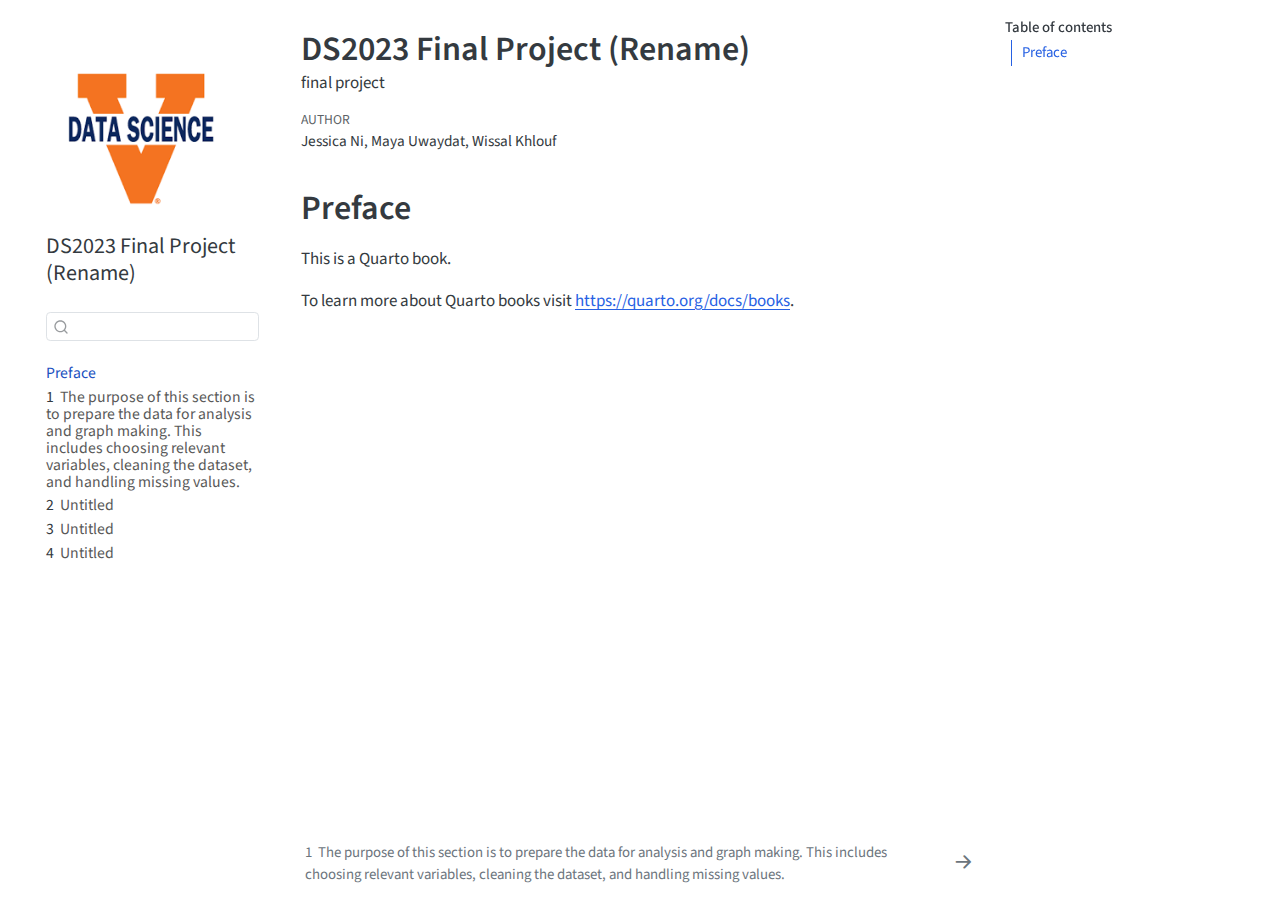
<file: docs/index.html>
<!DOCTYPE html>
<html xmlns="http://www.w3.org/1999/xhtml" lang="en" xml:lang="en"><head>

<meta charset="utf-8">
<meta name="generator" content="quarto-1.6.43">

<meta name="viewport" content="width=device-width, initial-scale=1.0, user-scalable=yes">

<meta name="author" content="Jessica Ni, Maya Uwaydat, Wissal Khlouf">
<meta name="description" content="final project">

<title>DS2023 Final Project (Rename)</title>
<style>
code{white-space: pre-wrap;}
span.smallcaps{font-variant: small-caps;}
div.columns{display: flex; gap: min(4vw, 1.5em);}
div.column{flex: auto; overflow-x: auto;}
div.hanging-indent{margin-left: 1.5em; text-indent: -1.5em;}
ul.task-list{list-style: none;}
ul.task-list li input[type="checkbox"] {
  width: 0.8em;
  margin: 0 0.8em 0.2em -1em; /* quarto-specific, see https://github.com/quarto-dev/quarto-cli/issues/4556 */ 
  vertical-align: middle;
}
</style>


<script src="site_libs/quarto-nav/quarto-nav.js"></script>
<script src="site_libs/quarto-nav/headroom.min.js"></script>
<script src="site_libs/clipboard/clipboard.min.js"></script>
<script src="site_libs/quarto-search/autocomplete.umd.js"></script>
<script src="site_libs/quarto-search/fuse.min.js"></script>
<script src="site_libs/quarto-search/quarto-search.js"></script>
<meta name="quarto:offset" content="./">
<link href="./EDA/datacleaning_forbook.html" rel="next">
<link href="./logo.png" rel="icon" type="image/png">
<script src="site_libs/quarto-html/quarto.js"></script>
<script src="site_libs/quarto-html/popper.min.js"></script>
<script src="site_libs/quarto-html/tippy.umd.min.js"></script>
<script src="site_libs/quarto-html/anchor.min.js"></script>
<link href="site_libs/quarto-html/tippy.css" rel="stylesheet">
<link href="site_libs/quarto-html/quarto-syntax-highlighting-d4d76bf8491c20bad77d141916dc28e1.css" rel="stylesheet" id="quarto-text-highlighting-styles">
<script src="site_libs/bootstrap/bootstrap.min.js"></script>
<link href="site_libs/bootstrap/bootstrap-icons.css" rel="stylesheet">
<link href="site_libs/bootstrap/bootstrap-626149efe8f5d16e1d391ba177679bf0.min.css" rel="stylesheet" append-hash="true" id="quarto-bootstrap" data-mode="light">
<script id="quarto-search-options" type="application/json">{
  "location": "sidebar",
  "copy-button": false,
  "collapse-after": 3,
  "panel-placement": "start",
  "type": "textbox",
  "limit": 50,
  "keyboard-shortcut": [
    "f",
    "/",
    "s"
  ],
  "show-item-context": false,
  "language": {
    "search-no-results-text": "No results",
    "search-matching-documents-text": "matching documents",
    "search-copy-link-title": "Copy link to search",
    "search-hide-matches-text": "Hide additional matches",
    "search-more-match-text": "more match in this document",
    "search-more-matches-text": "more matches in this document",
    "search-clear-button-title": "Clear",
    "search-text-placeholder": "",
    "search-detached-cancel-button-title": "Cancel",
    "search-submit-button-title": "Submit",
    "search-label": "Search"
  }
}</script>


</head>

<body class="nav-sidebar floating">

<div id="quarto-search-results"></div>
  <header id="quarto-header" class="headroom fixed-top">
  <nav class="quarto-secondary-nav">
    <div class="container-fluid d-flex">
      <button type="button" class="quarto-btn-toggle btn" data-bs-toggle="collapse" role="button" data-bs-target=".quarto-sidebar-collapse-item" aria-controls="quarto-sidebar" aria-expanded="false" aria-label="Toggle sidebar navigation" onclick="if (window.quartoToggleHeadroom) { window.quartoToggleHeadroom(); }">
        <i class="bi bi-layout-text-sidebar-reverse"></i>
      </button>
        <nav class="quarto-page-breadcrumbs" aria-label="breadcrumb"><ol class="breadcrumb"><li class="breadcrumb-item"><a href="./index.html">Preface</a></li></ol></nav>
        <a class="flex-grow-1" role="navigation" data-bs-toggle="collapse" data-bs-target=".quarto-sidebar-collapse-item" aria-controls="quarto-sidebar" aria-expanded="false" aria-label="Toggle sidebar navigation" onclick="if (window.quartoToggleHeadroom) { window.quartoToggleHeadroom(); }">      
        </a>
      <button type="button" class="btn quarto-search-button" aria-label="Search" onclick="window.quartoOpenSearch();">
        <i class="bi bi-search"></i>
      </button>
    </div>
  </nav>
</header>
<!-- content -->
<div id="quarto-content" class="quarto-container page-columns page-rows-contents page-layout-article">
<!-- sidebar -->
  <nav id="quarto-sidebar" class="sidebar collapse collapse-horizontal quarto-sidebar-collapse-item sidebar-navigation floating overflow-auto">
    <div class="pt-lg-2 mt-2 text-left sidebar-header sidebar-header-stacked">
      <a href="./index.html" class="sidebar-logo-link">
      <img src="./logo.png" alt="" class="sidebar-logo py-0 d-lg-inline d-none">
      </a>
    <div class="sidebar-title mb-0 py-0">
      <a href="./">DS2023 Final Project (Rename)</a> 
    </div>
      </div>
        <div class="mt-2 flex-shrink-0 align-items-center">
        <div class="sidebar-search">
        <div id="quarto-search" class="" title="Search"></div>
        </div>
        </div>
    <div class="sidebar-menu-container"> 
    <ul class="list-unstyled mt-1">
        <li class="sidebar-item">
  <div class="sidebar-item-container"> 
  <a href="./index.html" class="sidebar-item-text sidebar-link active">
 <span class="menu-text">Preface</span></a>
  </div>
</li>
        <li class="sidebar-item">
  <div class="sidebar-item-container"> 
  <a href="./EDA/datacleaning_forbook.html" class="sidebar-item-text sidebar-link">
 <span class="menu-text"><span class="chapter-number">1</span>&nbsp; <span class="chapter-title">The purpose of this section is to prepare the data for analysis and graph making. This includes choosing relevant variables, cleaning the dataset, and handling missing values.</span></span></a>
  </div>
</li>
        <li class="sidebar-item">
  <div class="sidebar-item-container"> 
  <a href="./eda.html" class="sidebar-item-text sidebar-link">
 <span class="menu-text"><span class="chapter-number">2</span>&nbsp; <span class="chapter-title">Untitled</span></span></a>
  </div>
</li>
        <li class="sidebar-item">
  <div class="sidebar-item-container"> 
  <a href="./datavis.html" class="sidebar-item-text sidebar-link">
 <span class="menu-text"><span class="chapter-number">3</span>&nbsp; <span class="chapter-title">Untitled</span></span></a>
  </div>
</li>
        <li class="sidebar-item">
  <div class="sidebar-item-container"> 
  <a href="./datadictionary.html" class="sidebar-item-text sidebar-link">
 <span class="menu-text"><span class="chapter-number">4</span>&nbsp; <span class="chapter-title">Untitled</span></span></a>
  </div>
</li>
    </ul>
    </div>
</nav>
<div id="quarto-sidebar-glass" class="quarto-sidebar-collapse-item" data-bs-toggle="collapse" data-bs-target=".quarto-sidebar-collapse-item"></div>
<!-- margin-sidebar -->
    <div id="quarto-margin-sidebar" class="sidebar margin-sidebar">
        <nav id="TOC" role="doc-toc" class="toc-active">
    <h2 id="toc-title">Table of contents</h2>
   
  <ul>
  <li><a href="#preface" id="toc-preface" class="nav-link active" data-scroll-target="#preface">Preface</a></li>
  </ul>
</nav>
    </div>
<!-- main -->
<main class="content" id="quarto-document-content">

<header id="title-block-header" class="quarto-title-block default">
<div class="quarto-title">
<h1 class="title">DS2023 Final Project (Rename)</h1>
</div>

<div>
  <div class="description">
    final project
  </div>
</div>


<div class="quarto-title-meta">

    <div>
    <div class="quarto-title-meta-heading">Author</div>
    <div class="quarto-title-meta-contents">
             <p>Jessica Ni, Maya Uwaydat, Wissal Khlouf </p>
          </div>
  </div>
    
  
    
  </div>
  


</header>


<section id="preface" class="level1 unnumbered">
<h1 class="unnumbered">Preface</h1>
<p>This is a Quarto book.</p>
<p>To learn more about Quarto books visit <a href="https://quarto.org/docs/books" class="uri">https://quarto.org/docs/books</a>.</p>


</section>

</main> <!-- /main -->
<script id="quarto-html-after-body" type="application/javascript">
window.document.addEventListener("DOMContentLoaded", function (event) {
  const toggleBodyColorMode = (bsSheetEl) => {
    const mode = bsSheetEl.getAttribute("data-mode");
    const bodyEl = window.document.querySelector("body");
    if (mode === "dark") {
      bodyEl.classList.add("quarto-dark");
      bodyEl.classList.remove("quarto-light");
    } else {
      bodyEl.classList.add("quarto-light");
      bodyEl.classList.remove("quarto-dark");
    }
  }
  const toggleBodyColorPrimary = () => {
    const bsSheetEl = window.document.querySelector("link#quarto-bootstrap");
    if (bsSheetEl) {
      toggleBodyColorMode(bsSheetEl);
    }
  }
  toggleBodyColorPrimary();  
  const icon = "";
  const anchorJS = new window.AnchorJS();
  anchorJS.options = {
    placement: 'right',
    icon: icon
  };
  anchorJS.add('.anchored');
  const isCodeAnnotation = (el) => {
    for (const clz of el.classList) {
      if (clz.startsWith('code-annotation-')) {                     
        return true;
      }
    }
    return false;
  }
  const onCopySuccess = function(e) {
    // button target
    const button = e.trigger;
    // don't keep focus
    button.blur();
    // flash "checked"
    button.classList.add('code-copy-button-checked');
    var currentTitle = button.getAttribute("title");
    button.setAttribute("title", "Copied!");
    let tooltip;
    if (window.bootstrap) {
      button.setAttribute("data-bs-toggle", "tooltip");
      button.setAttribute("data-bs-placement", "left");
      button.setAttribute("data-bs-title", "Copied!");
      tooltip = new bootstrap.Tooltip(button, 
        { trigger: "manual", 
          customClass: "code-copy-button-tooltip",
          offset: [0, -8]});
      tooltip.show();    
    }
    setTimeout(function() {
      if (tooltip) {
        tooltip.hide();
        button.removeAttribute("data-bs-title");
        button.removeAttribute("data-bs-toggle");
        button.removeAttribute("data-bs-placement");
      }
      button.setAttribute("title", currentTitle);
      button.classList.remove('code-copy-button-checked');
    }, 1000);
    // clear code selection
    e.clearSelection();
  }
  const getTextToCopy = function(trigger) {
      const codeEl = trigger.previousElementSibling.cloneNode(true);
      for (const childEl of codeEl.children) {
        if (isCodeAnnotation(childEl)) {
          childEl.remove();
        }
      }
      return codeEl.innerText;
  }
  const clipboard = new window.ClipboardJS('.code-copy-button:not([data-in-quarto-modal])', {
    text: getTextToCopy
  });
  clipboard.on('success', onCopySuccess);
  if (window.document.getElementById('quarto-embedded-source-code-modal')) {
    const clipboardModal = new window.ClipboardJS('.code-copy-button[data-in-quarto-modal]', {
      text: getTextToCopy,
      container: window.document.getElementById('quarto-embedded-source-code-modal')
    });
    clipboardModal.on('success', onCopySuccess);
  }
    var localhostRegex = new RegExp(/^(?:http|https):\/\/localhost\:?[0-9]*\//);
    var mailtoRegex = new RegExp(/^mailto:/);
      var filterRegex = new RegExp('/' + window.location.host + '/');
    var isInternal = (href) => {
        return filterRegex.test(href) || localhostRegex.test(href) || mailtoRegex.test(href);
    }
    // Inspect non-navigation links and adorn them if external
 	var links = window.document.querySelectorAll('a[href]:not(.nav-link):not(.navbar-brand):not(.toc-action):not(.sidebar-link):not(.sidebar-item-toggle):not(.pagination-link):not(.no-external):not([aria-hidden]):not(.dropdown-item):not(.quarto-navigation-tool):not(.about-link)');
    for (var i=0; i<links.length; i++) {
      const link = links[i];
      if (!isInternal(link.href)) {
        // undo the damage that might have been done by quarto-nav.js in the case of
        // links that we want to consider external
        if (link.dataset.originalHref !== undefined) {
          link.href = link.dataset.originalHref;
        }
      }
    }
  function tippyHover(el, contentFn, onTriggerFn, onUntriggerFn) {
    const config = {
      allowHTML: true,
      maxWidth: 500,
      delay: 100,
      arrow: false,
      appendTo: function(el) {
          return el.parentElement;
      },
      interactive: true,
      interactiveBorder: 10,
      theme: 'quarto',
      placement: 'bottom-start',
    };
    if (contentFn) {
      config.content = contentFn;
    }
    if (onTriggerFn) {
      config.onTrigger = onTriggerFn;
    }
    if (onUntriggerFn) {
      config.onUntrigger = onUntriggerFn;
    }
    window.tippy(el, config); 
  }
  const noterefs = window.document.querySelectorAll('a[role="doc-noteref"]');
  for (var i=0; i<noterefs.length; i++) {
    const ref = noterefs[i];
    tippyHover(ref, function() {
      // use id or data attribute instead here
      let href = ref.getAttribute('data-footnote-href') || ref.getAttribute('href');
      try { href = new URL(href).hash; } catch {}
      const id = href.replace(/^#\/?/, "");
      const note = window.document.getElementById(id);
      if (note) {
        return note.innerHTML;
      } else {
        return "";
      }
    });
  }
  const xrefs = window.document.querySelectorAll('a.quarto-xref');
  const processXRef = (id, note) => {
    // Strip column container classes
    const stripColumnClz = (el) => {
      el.classList.remove("page-full", "page-columns");
      if (el.children) {
        for (const child of el.children) {
          stripColumnClz(child);
        }
      }
    }
    stripColumnClz(note)
    if (id === null || id.startsWith('sec-')) {
      // Special case sections, only their first couple elements
      const container = document.createElement("div");
      if (note.children && note.children.length > 2) {
        container.appendChild(note.children[0].cloneNode(true));
        for (let i = 1; i < note.children.length; i++) {
          const child = note.children[i];
          if (child.tagName === "P" && child.innerText === "") {
            continue;
          } else {
            container.appendChild(child.cloneNode(true));
            break;
          }
        }
        if (window.Quarto?.typesetMath) {
          window.Quarto.typesetMath(container);
        }
        return container.innerHTML
      } else {
        if (window.Quarto?.typesetMath) {
          window.Quarto.typesetMath(note);
        }
        return note.innerHTML;
      }
    } else {
      // Remove any anchor links if they are present
      const anchorLink = note.querySelector('a.anchorjs-link');
      if (anchorLink) {
        anchorLink.remove();
      }
      if (window.Quarto?.typesetMath) {
        window.Quarto.typesetMath(note);
      }
      if (note.classList.contains("callout")) {
        return note.outerHTML;
      } else {
        return note.innerHTML;
      }
    }
  }
  for (var i=0; i<xrefs.length; i++) {
    const xref = xrefs[i];
    tippyHover(xref, undefined, function(instance) {
      instance.disable();
      let url = xref.getAttribute('href');
      let hash = undefined; 
      if (url.startsWith('#')) {
        hash = url;
      } else {
        try { hash = new URL(url).hash; } catch {}
      }
      if (hash) {
        const id = hash.replace(/^#\/?/, "");
        const note = window.document.getElementById(id);
        if (note !== null) {
          try {
            const html = processXRef(id, note.cloneNode(true));
            instance.setContent(html);
          } finally {
            instance.enable();
            instance.show();
          }
        } else {
          // See if we can fetch this
          fetch(url.split('#')[0])
          .then(res => res.text())
          .then(html => {
            const parser = new DOMParser();
            const htmlDoc = parser.parseFromString(html, "text/html");
            const note = htmlDoc.getElementById(id);
            if (note !== null) {
              const html = processXRef(id, note);
              instance.setContent(html);
            } 
          }).finally(() => {
            instance.enable();
            instance.show();
          });
        }
      } else {
        // See if we can fetch a full url (with no hash to target)
        // This is a special case and we should probably do some content thinning / targeting
        fetch(url)
        .then(res => res.text())
        .then(html => {
          const parser = new DOMParser();
          const htmlDoc = parser.parseFromString(html, "text/html");
          const note = htmlDoc.querySelector('main.content');
          if (note !== null) {
            // This should only happen for chapter cross references
            // (since there is no id in the URL)
            // remove the first header
            if (note.children.length > 0 && note.children[0].tagName === "HEADER") {
              note.children[0].remove();
            }
            const html = processXRef(null, note);
            instance.setContent(html);
          } 
        }).finally(() => {
          instance.enable();
          instance.show();
        });
      }
    }, function(instance) {
    });
  }
      let selectedAnnoteEl;
      const selectorForAnnotation = ( cell, annotation) => {
        let cellAttr = 'data-code-cell="' + cell + '"';
        let lineAttr = 'data-code-annotation="' +  annotation + '"';
        const selector = 'span[' + cellAttr + '][' + lineAttr + ']';
        return selector;
      }
      const selectCodeLines = (annoteEl) => {
        const doc = window.document;
        const targetCell = annoteEl.getAttribute("data-target-cell");
        const targetAnnotation = annoteEl.getAttribute("data-target-annotation");
        const annoteSpan = window.document.querySelector(selectorForAnnotation(targetCell, targetAnnotation));
        const lines = annoteSpan.getAttribute("data-code-lines").split(",");
        const lineIds = lines.map((line) => {
          return targetCell + "-" + line;
        })
        let top = null;
        let height = null;
        let parent = null;
        if (lineIds.length > 0) {
            //compute the position of the single el (top and bottom and make a div)
            const el = window.document.getElementById(lineIds[0]);
            top = el.offsetTop;
            height = el.offsetHeight;
            parent = el.parentElement.parentElement;
          if (lineIds.length > 1) {
            const lastEl = window.document.getElementById(lineIds[lineIds.length - 1]);
            const bottom = lastEl.offsetTop + lastEl.offsetHeight;
            height = bottom - top;
          }
          if (top !== null && height !== null && parent !== null) {
            // cook up a div (if necessary) and position it 
            let div = window.document.getElementById("code-annotation-line-highlight");
            if (div === null) {
              div = window.document.createElement("div");
              div.setAttribute("id", "code-annotation-line-highlight");
              div.style.position = 'absolute';
              parent.appendChild(div);
            }
            div.style.top = top - 2 + "px";
            div.style.height = height + 4 + "px";
            div.style.left = 0;
            let gutterDiv = window.document.getElementById("code-annotation-line-highlight-gutter");
            if (gutterDiv === null) {
              gutterDiv = window.document.createElement("div");
              gutterDiv.setAttribute("id", "code-annotation-line-highlight-gutter");
              gutterDiv.style.position = 'absolute';
              const codeCell = window.document.getElementById(targetCell);
              const gutter = codeCell.querySelector('.code-annotation-gutter');
              gutter.appendChild(gutterDiv);
            }
            gutterDiv.style.top = top - 2 + "px";
            gutterDiv.style.height = height + 4 + "px";
          }
          selectedAnnoteEl = annoteEl;
        }
      };
      const unselectCodeLines = () => {
        const elementsIds = ["code-annotation-line-highlight", "code-annotation-line-highlight-gutter"];
        elementsIds.forEach((elId) => {
          const div = window.document.getElementById(elId);
          if (div) {
            div.remove();
          }
        });
        selectedAnnoteEl = undefined;
      };
        // Handle positioning of the toggle
    window.addEventListener(
      "resize",
      throttle(() => {
        elRect = undefined;
        if (selectedAnnoteEl) {
          selectCodeLines(selectedAnnoteEl);
        }
      }, 10)
    );
    function throttle(fn, ms) {
    let throttle = false;
    let timer;
      return (...args) => {
        if(!throttle) { // first call gets through
            fn.apply(this, args);
            throttle = true;
        } else { // all the others get throttled
            if(timer) clearTimeout(timer); // cancel #2
            timer = setTimeout(() => {
              fn.apply(this, args);
              timer = throttle = false;
            }, ms);
        }
      };
    }
      // Attach click handler to the DT
      const annoteDls = window.document.querySelectorAll('dt[data-target-cell]');
      for (const annoteDlNode of annoteDls) {
        annoteDlNode.addEventListener('click', (event) => {
          const clickedEl = event.target;
          if (clickedEl !== selectedAnnoteEl) {
            unselectCodeLines();
            const activeEl = window.document.querySelector('dt[data-target-cell].code-annotation-active');
            if (activeEl) {
              activeEl.classList.remove('code-annotation-active');
            }
            selectCodeLines(clickedEl);
            clickedEl.classList.add('code-annotation-active');
          } else {
            // Unselect the line
            unselectCodeLines();
            clickedEl.classList.remove('code-annotation-active');
          }
        });
      }
  const findCites = (el) => {
    const parentEl = el.parentElement;
    if (parentEl) {
      const cites = parentEl.dataset.cites;
      if (cites) {
        return {
          el,
          cites: cites.split(' ')
        };
      } else {
        return findCites(el.parentElement)
      }
    } else {
      return undefined;
    }
  };
  var bibliorefs = window.document.querySelectorAll('a[role="doc-biblioref"]');
  for (var i=0; i<bibliorefs.length; i++) {
    const ref = bibliorefs[i];
    const citeInfo = findCites(ref);
    if (citeInfo) {
      tippyHover(citeInfo.el, function() {
        var popup = window.document.createElement('div');
        citeInfo.cites.forEach(function(cite) {
          var citeDiv = window.document.createElement('div');
          citeDiv.classList.add('hanging-indent');
          citeDiv.classList.add('csl-entry');
          var biblioDiv = window.document.getElementById('ref-' + cite);
          if (biblioDiv) {
            citeDiv.innerHTML = biblioDiv.innerHTML;
          }
          popup.appendChild(citeDiv);
        });
        return popup.innerHTML;
      });
    }
  }
});
</script>
<nav class="page-navigation">
  <div class="nav-page nav-page-previous">
  </div>
  <div class="nav-page nav-page-next">
      <a href="./EDA/datacleaning_forbook.html" class="pagination-link" aria-label="The purpose of this section is to prepare the data for analysis and graph making. This includes choosing relevant variables, cleaning the dataset, and handling missing values.">
        <span class="nav-page-text"><span class="chapter-number">1</span>&nbsp; <span class="chapter-title">The purpose of this section is to prepare the data for analysis and graph making. This includes choosing relevant variables, cleaning the dataset, and handling missing values.</span></span> <i class="bi bi-arrow-right-short"></i>
      </a>
  </div>
</nav>
</div> <!-- /content -->




</body></html>
</file>
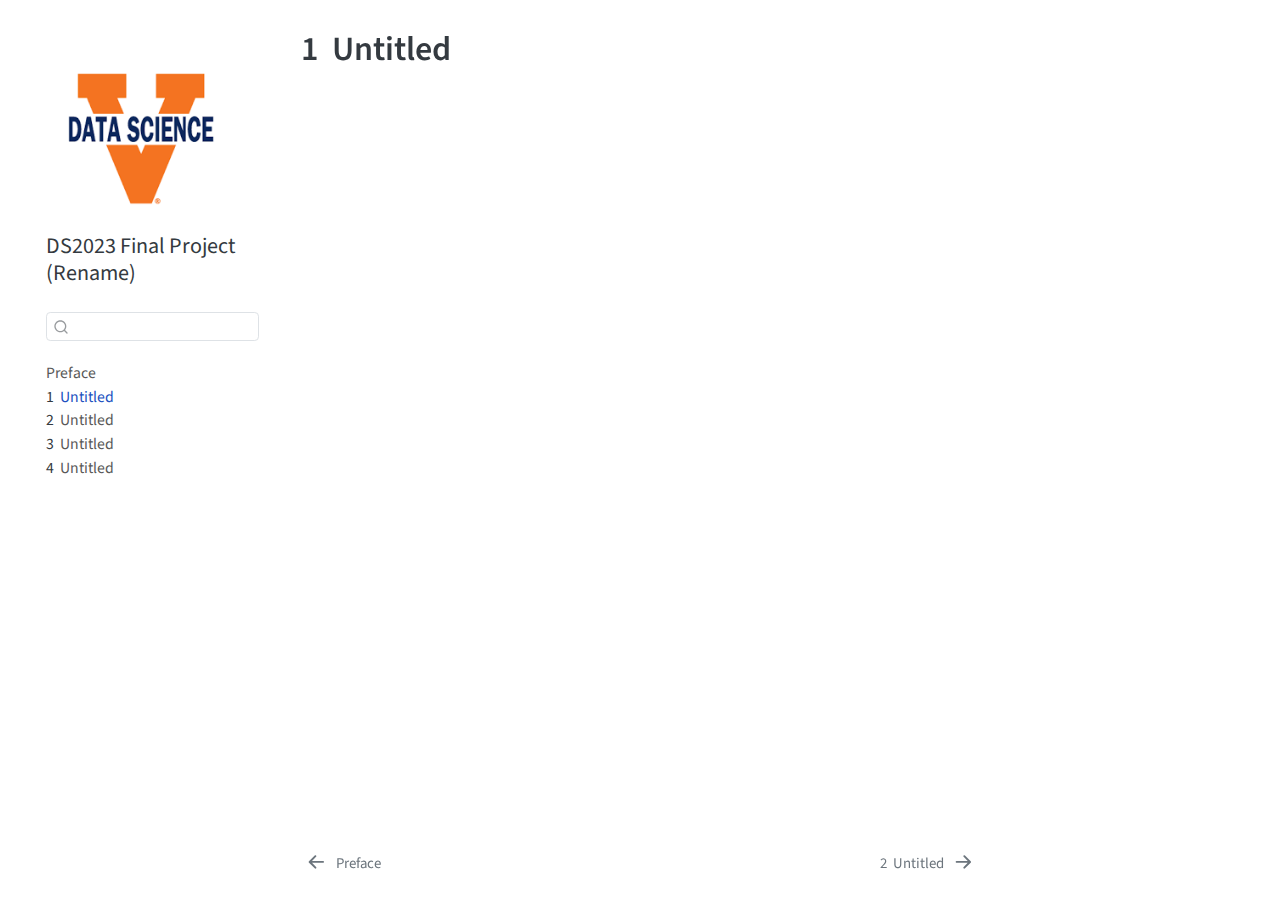
<file: docs/datacleaning.html>
<!DOCTYPE html>
<html xmlns="http://www.w3.org/1999/xhtml" lang="en" xml:lang="en"><head>

<meta charset="utf-8">
<meta name="generator" content="quarto-1.6.43">

<meta name="viewport" content="width=device-width, initial-scale=1.0, user-scalable=yes">

<meta name="description" content="final project">

<title>1&nbsp; Untitled – DS2023 Final Project (Rename)</title>
<style>
code{white-space: pre-wrap;}
span.smallcaps{font-variant: small-caps;}
div.columns{display: flex; gap: min(4vw, 1.5em);}
div.column{flex: auto; overflow-x: auto;}
div.hanging-indent{margin-left: 1.5em; text-indent: -1.5em;}
ul.task-list{list-style: none;}
ul.task-list li input[type="checkbox"] {
  width: 0.8em;
  margin: 0 0.8em 0.2em -1em; /* quarto-specific, see https://github.com/quarto-dev/quarto-cli/issues/4556 */ 
  vertical-align: middle;
}
</style>


<script src="site_libs/quarto-nav/quarto-nav.js"></script>
<script src="site_libs/quarto-nav/headroom.min.js"></script>
<script src="site_libs/clipboard/clipboard.min.js"></script>
<script src="site_libs/quarto-search/autocomplete.umd.js"></script>
<script src="site_libs/quarto-search/fuse.min.js"></script>
<script src="site_libs/quarto-search/quarto-search.js"></script>
<meta name="quarto:offset" content="./">
<link href="./eda.html" rel="next">
<link href="./index.html" rel="prev">
<link href="./logo.png" rel="icon" type="image/png">
<script src="site_libs/quarto-html/quarto.js"></script>
<script src="site_libs/quarto-html/popper.min.js"></script>
<script src="site_libs/quarto-html/tippy.umd.min.js"></script>
<script src="site_libs/quarto-html/anchor.min.js"></script>
<link href="site_libs/quarto-html/tippy.css" rel="stylesheet">
<link href="site_libs/quarto-html/quarto-syntax-highlighting-d4d76bf8491c20bad77d141916dc28e1.css" rel="stylesheet" id="quarto-text-highlighting-styles">
<script src="site_libs/bootstrap/bootstrap.min.js"></script>
<link href="site_libs/bootstrap/bootstrap-icons.css" rel="stylesheet">
<link href="site_libs/bootstrap/bootstrap-626149efe8f5d16e1d391ba177679bf0.min.css" rel="stylesheet" append-hash="true" id="quarto-bootstrap" data-mode="light">
<script id="quarto-search-options" type="application/json">{
  "location": "sidebar",
  "copy-button": false,
  "collapse-after": 3,
  "panel-placement": "start",
  "type": "textbox",
  "limit": 50,
  "keyboard-shortcut": [
    "f",
    "/",
    "s"
  ],
  "show-item-context": false,
  "language": {
    "search-no-results-text": "No results",
    "search-matching-documents-text": "matching documents",
    "search-copy-link-title": "Copy link to search",
    "search-hide-matches-text": "Hide additional matches",
    "search-more-match-text": "more match in this document",
    "search-more-matches-text": "more matches in this document",
    "search-clear-button-title": "Clear",
    "search-text-placeholder": "",
    "search-detached-cancel-button-title": "Cancel",
    "search-submit-button-title": "Submit",
    "search-label": "Search"
  }
}</script>


</head>

<body class="nav-sidebar floating">

<div id="quarto-search-results"></div>
  <header id="quarto-header" class="headroom fixed-top">
  <nav class="quarto-secondary-nav">
    <div class="container-fluid d-flex">
      <button type="button" class="quarto-btn-toggle btn" data-bs-toggle="collapse" role="button" data-bs-target=".quarto-sidebar-collapse-item" aria-controls="quarto-sidebar" aria-expanded="false" aria-label="Toggle sidebar navigation" onclick="if (window.quartoToggleHeadroom) { window.quartoToggleHeadroom(); }">
        <i class="bi bi-layout-text-sidebar-reverse"></i>
      </button>
        <nav class="quarto-page-breadcrumbs" aria-label="breadcrumb"><ol class="breadcrumb"><li class="breadcrumb-item"><a href="./datacleaning.html"><span class="chapter-number">1</span>&nbsp; <span class="chapter-title">Untitled</span></a></li></ol></nav>
        <a class="flex-grow-1" role="navigation" data-bs-toggle="collapse" data-bs-target=".quarto-sidebar-collapse-item" aria-controls="quarto-sidebar" aria-expanded="false" aria-label="Toggle sidebar navigation" onclick="if (window.quartoToggleHeadroom) { window.quartoToggleHeadroom(); }">      
        </a>
      <button type="button" class="btn quarto-search-button" aria-label="Search" onclick="window.quartoOpenSearch();">
        <i class="bi bi-search"></i>
      </button>
    </div>
  </nav>
</header>
<!-- content -->
<div id="quarto-content" class="quarto-container page-columns page-rows-contents page-layout-article">
<!-- sidebar -->
  <nav id="quarto-sidebar" class="sidebar collapse collapse-horizontal quarto-sidebar-collapse-item sidebar-navigation floating overflow-auto">
    <div class="pt-lg-2 mt-2 text-left sidebar-header sidebar-header-stacked">
      <a href="./index.html" class="sidebar-logo-link">
      <img src="./logo.png" alt="" class="sidebar-logo py-0 d-lg-inline d-none">
      </a>
    <div class="sidebar-title mb-0 py-0">
      <a href="./">DS2023 Final Project (Rename)</a> 
    </div>
      </div>
        <div class="mt-2 flex-shrink-0 align-items-center">
        <div class="sidebar-search">
        <div id="quarto-search" class="" title="Search"></div>
        </div>
        </div>
    <div class="sidebar-menu-container"> 
    <ul class="list-unstyled mt-1">
        <li class="sidebar-item">
  <div class="sidebar-item-container"> 
  <a href="./index.html" class="sidebar-item-text sidebar-link">
 <span class="menu-text">Preface</span></a>
  </div>
</li>
        <li class="sidebar-item">
  <div class="sidebar-item-container"> 
  <a href="./datacleaning.html" class="sidebar-item-text sidebar-link active">
 <span class="menu-text"><span class="chapter-number">1</span>&nbsp; <span class="chapter-title">Untitled</span></span></a>
  </div>
</li>
        <li class="sidebar-item">
  <div class="sidebar-item-container"> 
  <a href="./eda.html" class="sidebar-item-text sidebar-link">
 <span class="menu-text"><span class="chapter-number">2</span>&nbsp; <span class="chapter-title">Untitled</span></span></a>
  </div>
</li>
        <li class="sidebar-item">
  <div class="sidebar-item-container"> 
  <a href="./datavis.html" class="sidebar-item-text sidebar-link">
 <span class="menu-text"><span class="chapter-number">3</span>&nbsp; <span class="chapter-title">Untitled</span></span></a>
  </div>
</li>
        <li class="sidebar-item">
  <div class="sidebar-item-container"> 
  <a href="./datadictionary.html" class="sidebar-item-text sidebar-link">
 <span class="menu-text"><span class="chapter-number">4</span>&nbsp; <span class="chapter-title">Untitled</span></span></a>
  </div>
</li>
    </ul>
    </div>
</nav>
<div id="quarto-sidebar-glass" class="quarto-sidebar-collapse-item" data-bs-toggle="collapse" data-bs-target=".quarto-sidebar-collapse-item"></div>
<!-- margin-sidebar -->
    <div id="quarto-margin-sidebar" class="sidebar margin-sidebar zindex-bottom">
        
    </div>
<!-- main -->
<main class="content" id="quarto-document-content">

<header id="title-block-header" class="quarto-title-block default">
<div class="quarto-title">
<h1 class="title"><span class="chapter-number">1</span>&nbsp; <span class="chapter-title">Untitled</span></h1>
</div>



<div class="quarto-title-meta">

    
  
    
  </div>
  


</header>





</main> <!-- /main -->
<script id="quarto-html-after-body" type="application/javascript">
window.document.addEventListener("DOMContentLoaded", function (event) {
  const toggleBodyColorMode = (bsSheetEl) => {
    const mode = bsSheetEl.getAttribute("data-mode");
    const bodyEl = window.document.querySelector("body");
    if (mode === "dark") {
      bodyEl.classList.add("quarto-dark");
      bodyEl.classList.remove("quarto-light");
    } else {
      bodyEl.classList.add("quarto-light");
      bodyEl.classList.remove("quarto-dark");
    }
  }
  const toggleBodyColorPrimary = () => {
    const bsSheetEl = window.document.querySelector("link#quarto-bootstrap");
    if (bsSheetEl) {
      toggleBodyColorMode(bsSheetEl);
    }
  }
  toggleBodyColorPrimary();  
  const icon = "";
  const anchorJS = new window.AnchorJS();
  anchorJS.options = {
    placement: 'right',
    icon: icon
  };
  anchorJS.add('.anchored');
  const isCodeAnnotation = (el) => {
    for (const clz of el.classList) {
      if (clz.startsWith('code-annotation-')) {                     
        return true;
      }
    }
    return false;
  }
  const onCopySuccess = function(e) {
    // button target
    const button = e.trigger;
    // don't keep focus
    button.blur();
    // flash "checked"
    button.classList.add('code-copy-button-checked');
    var currentTitle = button.getAttribute("title");
    button.setAttribute("title", "Copied!");
    let tooltip;
    if (window.bootstrap) {
      button.setAttribute("data-bs-toggle", "tooltip");
      button.setAttribute("data-bs-placement", "left");
      button.setAttribute("data-bs-title", "Copied!");
      tooltip = new bootstrap.Tooltip(button, 
        { trigger: "manual", 
          customClass: "code-copy-button-tooltip",
          offset: [0, -8]});
      tooltip.show();    
    }
    setTimeout(function() {
      if (tooltip) {
        tooltip.hide();
        button.removeAttribute("data-bs-title");
        button.removeAttribute("data-bs-toggle");
        button.removeAttribute("data-bs-placement");
      }
      button.setAttribute("title", currentTitle);
      button.classList.remove('code-copy-button-checked');
    }, 1000);
    // clear code selection
    e.clearSelection();
  }
  const getTextToCopy = function(trigger) {
      const codeEl = trigger.previousElementSibling.cloneNode(true);
      for (const childEl of codeEl.children) {
        if (isCodeAnnotation(childEl)) {
          childEl.remove();
        }
      }
      return codeEl.innerText;
  }
  const clipboard = new window.ClipboardJS('.code-copy-button:not([data-in-quarto-modal])', {
    text: getTextToCopy
  });
  clipboard.on('success', onCopySuccess);
  if (window.document.getElementById('quarto-embedded-source-code-modal')) {
    const clipboardModal = new window.ClipboardJS('.code-copy-button[data-in-quarto-modal]', {
      text: getTextToCopy,
      container: window.document.getElementById('quarto-embedded-source-code-modal')
    });
    clipboardModal.on('success', onCopySuccess);
  }
    var localhostRegex = new RegExp(/^(?:http|https):\/\/localhost\:?[0-9]*\//);
    var mailtoRegex = new RegExp(/^mailto:/);
      var filterRegex = new RegExp('/' + window.location.host + '/');
    var isInternal = (href) => {
        return filterRegex.test(href) || localhostRegex.test(href) || mailtoRegex.test(href);
    }
    // Inspect non-navigation links and adorn them if external
 	var links = window.document.querySelectorAll('a[href]:not(.nav-link):not(.navbar-brand):not(.toc-action):not(.sidebar-link):not(.sidebar-item-toggle):not(.pagination-link):not(.no-external):not([aria-hidden]):not(.dropdown-item):not(.quarto-navigation-tool):not(.about-link)');
    for (var i=0; i<links.length; i++) {
      const link = links[i];
      if (!isInternal(link.href)) {
        // undo the damage that might have been done by quarto-nav.js in the case of
        // links that we want to consider external
        if (link.dataset.originalHref !== undefined) {
          link.href = link.dataset.originalHref;
        }
      }
    }
  function tippyHover(el, contentFn, onTriggerFn, onUntriggerFn) {
    const config = {
      allowHTML: true,
      maxWidth: 500,
      delay: 100,
      arrow: false,
      appendTo: function(el) {
          return el.parentElement;
      },
      interactive: true,
      interactiveBorder: 10,
      theme: 'quarto',
      placement: 'bottom-start',
    };
    if (contentFn) {
      config.content = contentFn;
    }
    if (onTriggerFn) {
      config.onTrigger = onTriggerFn;
    }
    if (onUntriggerFn) {
      config.onUntrigger = onUntriggerFn;
    }
    window.tippy(el, config); 
  }
  const noterefs = window.document.querySelectorAll('a[role="doc-noteref"]');
  for (var i=0; i<noterefs.length; i++) {
    const ref = noterefs[i];
    tippyHover(ref, function() {
      // use id or data attribute instead here
      let href = ref.getAttribute('data-footnote-href') || ref.getAttribute('href');
      try { href = new URL(href).hash; } catch {}
      const id = href.replace(/^#\/?/, "");
      const note = window.document.getElementById(id);
      if (note) {
        return note.innerHTML;
      } else {
        return "";
      }
    });
  }
  const xrefs = window.document.querySelectorAll('a.quarto-xref');
  const processXRef = (id, note) => {
    // Strip column container classes
    const stripColumnClz = (el) => {
      el.classList.remove("page-full", "page-columns");
      if (el.children) {
        for (const child of el.children) {
          stripColumnClz(child);
        }
      }
    }
    stripColumnClz(note)
    if (id === null || id.startsWith('sec-')) {
      // Special case sections, only their first couple elements
      const container = document.createElement("div");
      if (note.children && note.children.length > 2) {
        container.appendChild(note.children[0].cloneNode(true));
        for (let i = 1; i < note.children.length; i++) {
          const child = note.children[i];
          if (child.tagName === "P" && child.innerText === "") {
            continue;
          } else {
            container.appendChild(child.cloneNode(true));
            break;
          }
        }
        if (window.Quarto?.typesetMath) {
          window.Quarto.typesetMath(container);
        }
        return container.innerHTML
      } else {
        if (window.Quarto?.typesetMath) {
          window.Quarto.typesetMath(note);
        }
        return note.innerHTML;
      }
    } else {
      // Remove any anchor links if they are present
      const anchorLink = note.querySelector('a.anchorjs-link');
      if (anchorLink) {
        anchorLink.remove();
      }
      if (window.Quarto?.typesetMath) {
        window.Quarto.typesetMath(note);
      }
      if (note.classList.contains("callout")) {
        return note.outerHTML;
      } else {
        return note.innerHTML;
      }
    }
  }
  for (var i=0; i<xrefs.length; i++) {
    const xref = xrefs[i];
    tippyHover(xref, undefined, function(instance) {
      instance.disable();
      let url = xref.getAttribute('href');
      let hash = undefined; 
      if (url.startsWith('#')) {
        hash = url;
      } else {
        try { hash = new URL(url).hash; } catch {}
      }
      if (hash) {
        const id = hash.replace(/^#\/?/, "");
        const note = window.document.getElementById(id);
        if (note !== null) {
          try {
            const html = processXRef(id, note.cloneNode(true));
            instance.setContent(html);
          } finally {
            instance.enable();
            instance.show();
          }
        } else {
          // See if we can fetch this
          fetch(url.split('#')[0])
          .then(res => res.text())
          .then(html => {
            const parser = new DOMParser();
            const htmlDoc = parser.parseFromString(html, "text/html");
            const note = htmlDoc.getElementById(id);
            if (note !== null) {
              const html = processXRef(id, note);
              instance.setContent(html);
            } 
          }).finally(() => {
            instance.enable();
            instance.show();
          });
        }
      } else {
        // See if we can fetch a full url (with no hash to target)
        // This is a special case and we should probably do some content thinning / targeting
        fetch(url)
        .then(res => res.text())
        .then(html => {
          const parser = new DOMParser();
          const htmlDoc = parser.parseFromString(html, "text/html");
          const note = htmlDoc.querySelector('main.content');
          if (note !== null) {
            // This should only happen for chapter cross references
            // (since there is no id in the URL)
            // remove the first header
            if (note.children.length > 0 && note.children[0].tagName === "HEADER") {
              note.children[0].remove();
            }
            const html = processXRef(null, note);
            instance.setContent(html);
          } 
        }).finally(() => {
          instance.enable();
          instance.show();
        });
      }
    }, function(instance) {
    });
  }
      let selectedAnnoteEl;
      const selectorForAnnotation = ( cell, annotation) => {
        let cellAttr = 'data-code-cell="' + cell + '"';
        let lineAttr = 'data-code-annotation="' +  annotation + '"';
        const selector = 'span[' + cellAttr + '][' + lineAttr + ']';
        return selector;
      }
      const selectCodeLines = (annoteEl) => {
        const doc = window.document;
        const targetCell = annoteEl.getAttribute("data-target-cell");
        const targetAnnotation = annoteEl.getAttribute("data-target-annotation");
        const annoteSpan = window.document.querySelector(selectorForAnnotation(targetCell, targetAnnotation));
        const lines = annoteSpan.getAttribute("data-code-lines").split(",");
        const lineIds = lines.map((line) => {
          return targetCell + "-" + line;
        })
        let top = null;
        let height = null;
        let parent = null;
        if (lineIds.length > 0) {
            //compute the position of the single el (top and bottom and make a div)
            const el = window.document.getElementById(lineIds[0]);
            top = el.offsetTop;
            height = el.offsetHeight;
            parent = el.parentElement.parentElement;
          if (lineIds.length > 1) {
            const lastEl = window.document.getElementById(lineIds[lineIds.length - 1]);
            const bottom = lastEl.offsetTop + lastEl.offsetHeight;
            height = bottom - top;
          }
          if (top !== null && height !== null && parent !== null) {
            // cook up a div (if necessary) and position it 
            let div = window.document.getElementById("code-annotation-line-highlight");
            if (div === null) {
              div = window.document.createElement("div");
              div.setAttribute("id", "code-annotation-line-highlight");
              div.style.position = 'absolute';
              parent.appendChild(div);
            }
            div.style.top = top - 2 + "px";
            div.style.height = height + 4 + "px";
            div.style.left = 0;
            let gutterDiv = window.document.getElementById("code-annotation-line-highlight-gutter");
            if (gutterDiv === null) {
              gutterDiv = window.document.createElement("div");
              gutterDiv.setAttribute("id", "code-annotation-line-highlight-gutter");
              gutterDiv.style.position = 'absolute';
              const codeCell = window.document.getElementById(targetCell);
              const gutter = codeCell.querySelector('.code-annotation-gutter');
              gutter.appendChild(gutterDiv);
            }
            gutterDiv.style.top = top - 2 + "px";
            gutterDiv.style.height = height + 4 + "px";
          }
          selectedAnnoteEl = annoteEl;
        }
      };
      const unselectCodeLines = () => {
        const elementsIds = ["code-annotation-line-highlight", "code-annotation-line-highlight-gutter"];
        elementsIds.forEach((elId) => {
          const div = window.document.getElementById(elId);
          if (div) {
            div.remove();
          }
        });
        selectedAnnoteEl = undefined;
      };
        // Handle positioning of the toggle
    window.addEventListener(
      "resize",
      throttle(() => {
        elRect = undefined;
        if (selectedAnnoteEl) {
          selectCodeLines(selectedAnnoteEl);
        }
      }, 10)
    );
    function throttle(fn, ms) {
    let throttle = false;
    let timer;
      return (...args) => {
        if(!throttle) { // first call gets through
            fn.apply(this, args);
            throttle = true;
        } else { // all the others get throttled
            if(timer) clearTimeout(timer); // cancel #2
            timer = setTimeout(() => {
              fn.apply(this, args);
              timer = throttle = false;
            }, ms);
        }
      };
    }
      // Attach click handler to the DT
      const annoteDls = window.document.querySelectorAll('dt[data-target-cell]');
      for (const annoteDlNode of annoteDls) {
        annoteDlNode.addEventListener('click', (event) => {
          const clickedEl = event.target;
          if (clickedEl !== selectedAnnoteEl) {
            unselectCodeLines();
            const activeEl = window.document.querySelector('dt[data-target-cell].code-annotation-active');
            if (activeEl) {
              activeEl.classList.remove('code-annotation-active');
            }
            selectCodeLines(clickedEl);
            clickedEl.classList.add('code-annotation-active');
          } else {
            // Unselect the line
            unselectCodeLines();
            clickedEl.classList.remove('code-annotation-active');
          }
        });
      }
  const findCites = (el) => {
    const parentEl = el.parentElement;
    if (parentEl) {
      const cites = parentEl.dataset.cites;
      if (cites) {
        return {
          el,
          cites: cites.split(' ')
        };
      } else {
        return findCites(el.parentElement)
      }
    } else {
      return undefined;
    }
  };
  var bibliorefs = window.document.querySelectorAll('a[role="doc-biblioref"]');
  for (var i=0; i<bibliorefs.length; i++) {
    const ref = bibliorefs[i];
    const citeInfo = findCites(ref);
    if (citeInfo) {
      tippyHover(citeInfo.el, function() {
        var popup = window.document.createElement('div');
        citeInfo.cites.forEach(function(cite) {
          var citeDiv = window.document.createElement('div');
          citeDiv.classList.add('hanging-indent');
          citeDiv.classList.add('csl-entry');
          var biblioDiv = window.document.getElementById('ref-' + cite);
          if (biblioDiv) {
            citeDiv.innerHTML = biblioDiv.innerHTML;
          }
          popup.appendChild(citeDiv);
        });
        return popup.innerHTML;
      });
    }
  }
});
</script>
<nav class="page-navigation">
  <div class="nav-page nav-page-previous">
      <a href="./index.html" class="pagination-link" aria-label="Preface">
        <i class="bi bi-arrow-left-short"></i> <span class="nav-page-text">Preface</span>
      </a>          
  </div>
  <div class="nav-page nav-page-next">
      <a href="./eda.html" class="pagination-link" aria-label="Untitled">
        <span class="nav-page-text"><span class="chapter-number">2</span>&nbsp; <span class="chapter-title">Untitled</span></span> <i class="bi bi-arrow-right-short"></i>
      </a>
  </div>
</nav>
</div> <!-- /content -->




</body></html>
</file>
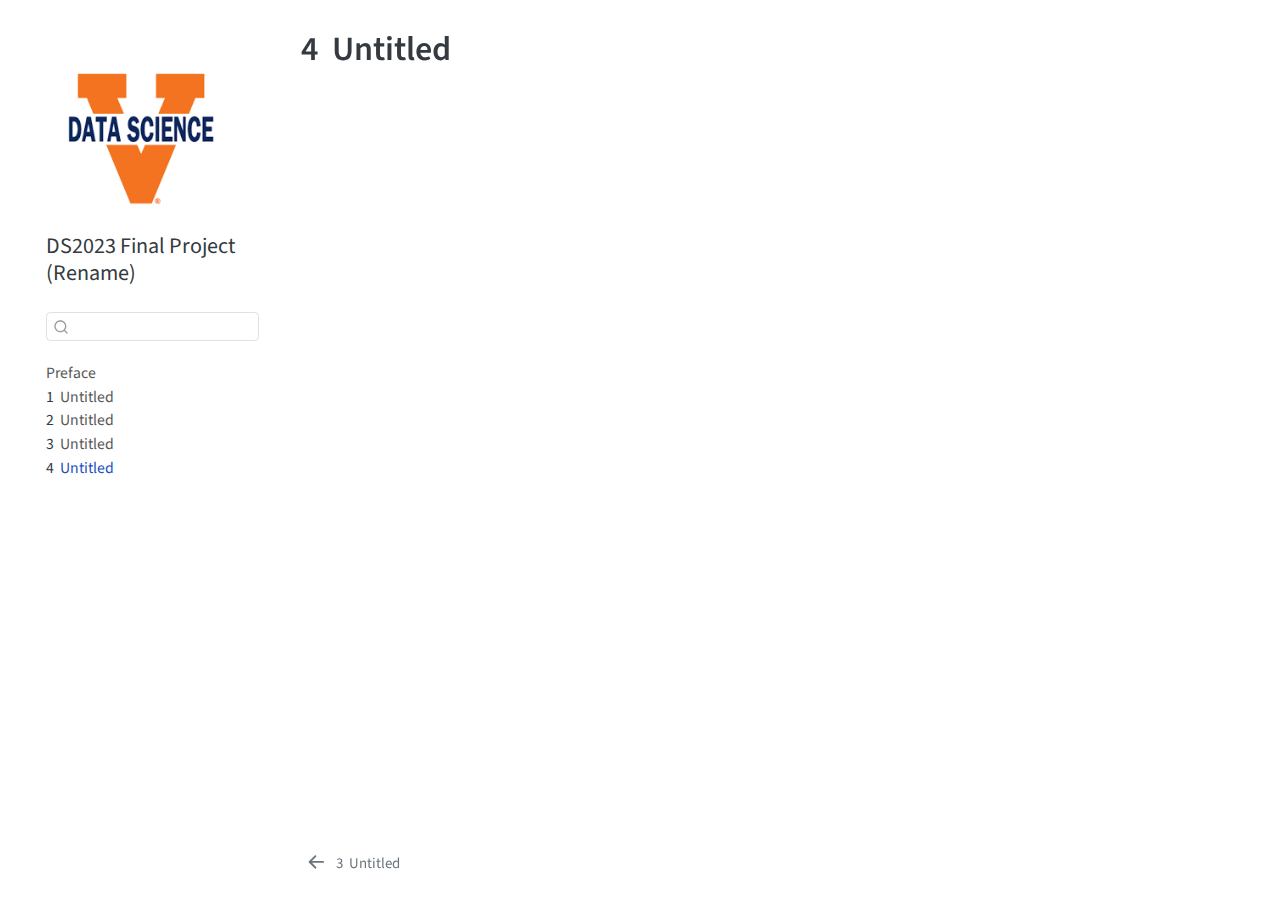
<file: docs/datadictionary.html>
<!DOCTYPE html>
<html xmlns="http://www.w3.org/1999/xhtml" lang="en" xml:lang="en"><head>

<meta charset="utf-8">
<meta name="generator" content="quarto-1.6.43">

<meta name="viewport" content="width=device-width, initial-scale=1.0, user-scalable=yes">

<meta name="description" content="final project">

<title>4&nbsp; Untitled – DS2023 Final Project (Rename)</title>
<style>
code{white-space: pre-wrap;}
span.smallcaps{font-variant: small-caps;}
div.columns{display: flex; gap: min(4vw, 1.5em);}
div.column{flex: auto; overflow-x: auto;}
div.hanging-indent{margin-left: 1.5em; text-indent: -1.5em;}
ul.task-list{list-style: none;}
ul.task-list li input[type="checkbox"] {
  width: 0.8em;
  margin: 0 0.8em 0.2em -1em; /* quarto-specific, see https://github.com/quarto-dev/quarto-cli/issues/4556 */ 
  vertical-align: middle;
}
</style>


<script src="site_libs/quarto-nav/quarto-nav.js"></script>
<script src="site_libs/quarto-nav/headroom.min.js"></script>
<script src="site_libs/clipboard/clipboard.min.js"></script>
<script src="site_libs/quarto-search/autocomplete.umd.js"></script>
<script src="site_libs/quarto-search/fuse.min.js"></script>
<script src="site_libs/quarto-search/quarto-search.js"></script>
<meta name="quarto:offset" content="./">
<link href="./datavis.html" rel="prev">
<link href="./logo.png" rel="icon" type="image/png">
<script src="site_libs/quarto-html/quarto.js"></script>
<script src="site_libs/quarto-html/popper.min.js"></script>
<script src="site_libs/quarto-html/tippy.umd.min.js"></script>
<script src="site_libs/quarto-html/anchor.min.js"></script>
<link href="site_libs/quarto-html/tippy.css" rel="stylesheet">
<link href="site_libs/quarto-html/quarto-syntax-highlighting-d4d76bf8491c20bad77d141916dc28e1.css" rel="stylesheet" id="quarto-text-highlighting-styles">
<script src="site_libs/bootstrap/bootstrap.min.js"></script>
<link href="site_libs/bootstrap/bootstrap-icons.css" rel="stylesheet">
<link href="site_libs/bootstrap/bootstrap-626149efe8f5d16e1d391ba177679bf0.min.css" rel="stylesheet" append-hash="true" id="quarto-bootstrap" data-mode="light">
<script id="quarto-search-options" type="application/json">{
  "location": "sidebar",
  "copy-button": false,
  "collapse-after": 3,
  "panel-placement": "start",
  "type": "textbox",
  "limit": 50,
  "keyboard-shortcut": [
    "f",
    "/",
    "s"
  ],
  "show-item-context": false,
  "language": {
    "search-no-results-text": "No results",
    "search-matching-documents-text": "matching documents",
    "search-copy-link-title": "Copy link to search",
    "search-hide-matches-text": "Hide additional matches",
    "search-more-match-text": "more match in this document",
    "search-more-matches-text": "more matches in this document",
    "search-clear-button-title": "Clear",
    "search-text-placeholder": "",
    "search-detached-cancel-button-title": "Cancel",
    "search-submit-button-title": "Submit",
    "search-label": "Search"
  }
}</script>


</head>

<body class="nav-sidebar floating">

<div id="quarto-search-results"></div>
  <header id="quarto-header" class="headroom fixed-top">
  <nav class="quarto-secondary-nav">
    <div class="container-fluid d-flex">
      <button type="button" class="quarto-btn-toggle btn" data-bs-toggle="collapse" role="button" data-bs-target=".quarto-sidebar-collapse-item" aria-controls="quarto-sidebar" aria-expanded="false" aria-label="Toggle sidebar navigation" onclick="if (window.quartoToggleHeadroom) { window.quartoToggleHeadroom(); }">
        <i class="bi bi-layout-text-sidebar-reverse"></i>
      </button>
        <nav class="quarto-page-breadcrumbs" aria-label="breadcrumb"><ol class="breadcrumb"><li class="breadcrumb-item"><a href="./datadictionary.html"><span class="chapter-number">4</span>&nbsp; <span class="chapter-title">Untitled</span></a></li></ol></nav>
        <a class="flex-grow-1" role="navigation" data-bs-toggle="collapse" data-bs-target=".quarto-sidebar-collapse-item" aria-controls="quarto-sidebar" aria-expanded="false" aria-label="Toggle sidebar navigation" onclick="if (window.quartoToggleHeadroom) { window.quartoToggleHeadroom(); }">      
        </a>
      <button type="button" class="btn quarto-search-button" aria-label="Search" onclick="window.quartoOpenSearch();">
        <i class="bi bi-search"></i>
      </button>
    </div>
  </nav>
</header>
<!-- content -->
<div id="quarto-content" class="quarto-container page-columns page-rows-contents page-layout-article">
<!-- sidebar -->
  <nav id="quarto-sidebar" class="sidebar collapse collapse-horizontal quarto-sidebar-collapse-item sidebar-navigation floating overflow-auto">
    <div class="pt-lg-2 mt-2 text-left sidebar-header sidebar-header-stacked">
      <a href="./index.html" class="sidebar-logo-link">
      <img src="./logo.png" alt="" class="sidebar-logo py-0 d-lg-inline d-none">
      </a>
    <div class="sidebar-title mb-0 py-0">
      <a href="./">DS2023 Final Project (Rename)</a> 
    </div>
      </div>
        <div class="mt-2 flex-shrink-0 align-items-center">
        <div class="sidebar-search">
        <div id="quarto-search" class="" title="Search"></div>
        </div>
        </div>
    <div class="sidebar-menu-container"> 
    <ul class="list-unstyled mt-1">
        <li class="sidebar-item">
  <div class="sidebar-item-container"> 
  <a href="./index.html" class="sidebar-item-text sidebar-link">
 <span class="menu-text">Preface</span></a>
  </div>
</li>
        <li class="sidebar-item">
  <div class="sidebar-item-container"> 
  <a href="./datacleaning.html" class="sidebar-item-text sidebar-link">
 <span class="menu-text"><span class="chapter-number">1</span>&nbsp; <span class="chapter-title">Untitled</span></span></a>
  </div>
</li>
        <li class="sidebar-item">
  <div class="sidebar-item-container"> 
  <a href="./eda.html" class="sidebar-item-text sidebar-link">
 <span class="menu-text"><span class="chapter-number">2</span>&nbsp; <span class="chapter-title">Untitled</span></span></a>
  </div>
</li>
        <li class="sidebar-item">
  <div class="sidebar-item-container"> 
  <a href="./datavis.html" class="sidebar-item-text sidebar-link">
 <span class="menu-text"><span class="chapter-number">3</span>&nbsp; <span class="chapter-title">Untitled</span></span></a>
  </div>
</li>
        <li class="sidebar-item">
  <div class="sidebar-item-container"> 
  <a href="./datadictionary.html" class="sidebar-item-text sidebar-link active">
 <span class="menu-text"><span class="chapter-number">4</span>&nbsp; <span class="chapter-title">Untitled</span></span></a>
  </div>
</li>
    </ul>
    </div>
</nav>
<div id="quarto-sidebar-glass" class="quarto-sidebar-collapse-item" data-bs-toggle="collapse" data-bs-target=".quarto-sidebar-collapse-item"></div>
<!-- margin-sidebar -->
    <div id="quarto-margin-sidebar" class="sidebar margin-sidebar zindex-bottom">
        
    </div>
<!-- main -->
<main class="content" id="quarto-document-content">

<header id="title-block-header" class="quarto-title-block default">
<div class="quarto-title">
<h1 class="title"><span class="chapter-number">4</span>&nbsp; <span class="chapter-title">Untitled</span></h1>
</div>



<div class="quarto-title-meta">

    
  
    
  </div>
  


</header>





</main> <!-- /main -->
<script id="quarto-html-after-body" type="application/javascript">
window.document.addEventListener("DOMContentLoaded", function (event) {
  const toggleBodyColorMode = (bsSheetEl) => {
    const mode = bsSheetEl.getAttribute("data-mode");
    const bodyEl = window.document.querySelector("body");
    if (mode === "dark") {
      bodyEl.classList.add("quarto-dark");
      bodyEl.classList.remove("quarto-light");
    } else {
      bodyEl.classList.add("quarto-light");
      bodyEl.classList.remove("quarto-dark");
    }
  }
  const toggleBodyColorPrimary = () => {
    const bsSheetEl = window.document.querySelector("link#quarto-bootstrap");
    if (bsSheetEl) {
      toggleBodyColorMode(bsSheetEl);
    }
  }
  toggleBodyColorPrimary();  
  const icon = "";
  const anchorJS = new window.AnchorJS();
  anchorJS.options = {
    placement: 'right',
    icon: icon
  };
  anchorJS.add('.anchored');
  const isCodeAnnotation = (el) => {
    for (const clz of el.classList) {
      if (clz.startsWith('code-annotation-')) {                     
        return true;
      }
    }
    return false;
  }
  const onCopySuccess = function(e) {
    // button target
    const button = e.trigger;
    // don't keep focus
    button.blur();
    // flash "checked"
    button.classList.add('code-copy-button-checked');
    var currentTitle = button.getAttribute("title");
    button.setAttribute("title", "Copied!");
    let tooltip;
    if (window.bootstrap) {
      button.setAttribute("data-bs-toggle", "tooltip");
      button.setAttribute("data-bs-placement", "left");
      button.setAttribute("data-bs-title", "Copied!");
      tooltip = new bootstrap.Tooltip(button, 
        { trigger: "manual", 
          customClass: "code-copy-button-tooltip",
          offset: [0, -8]});
      tooltip.show();    
    }
    setTimeout(function() {
      if (tooltip) {
        tooltip.hide();
        button.removeAttribute("data-bs-title");
        button.removeAttribute("data-bs-toggle");
        button.removeAttribute("data-bs-placement");
      }
      button.setAttribute("title", currentTitle);
      button.classList.remove('code-copy-button-checked');
    }, 1000);
    // clear code selection
    e.clearSelection();
  }
  const getTextToCopy = function(trigger) {
      const codeEl = trigger.previousElementSibling.cloneNode(true);
      for (const childEl of codeEl.children) {
        if (isCodeAnnotation(childEl)) {
          childEl.remove();
        }
      }
      return codeEl.innerText;
  }
  const clipboard = new window.ClipboardJS('.code-copy-button:not([data-in-quarto-modal])', {
    text: getTextToCopy
  });
  clipboard.on('success', onCopySuccess);
  if (window.document.getElementById('quarto-embedded-source-code-modal')) {
    const clipboardModal = new window.ClipboardJS('.code-copy-button[data-in-quarto-modal]', {
      text: getTextToCopy,
      container: window.document.getElementById('quarto-embedded-source-code-modal')
    });
    clipboardModal.on('success', onCopySuccess);
  }
    var localhostRegex = new RegExp(/^(?:http|https):\/\/localhost\:?[0-9]*\//);
    var mailtoRegex = new RegExp(/^mailto:/);
      var filterRegex = new RegExp('/' + window.location.host + '/');
    var isInternal = (href) => {
        return filterRegex.test(href) || localhostRegex.test(href) || mailtoRegex.test(href);
    }
    // Inspect non-navigation links and adorn them if external
 	var links = window.document.querySelectorAll('a[href]:not(.nav-link):not(.navbar-brand):not(.toc-action):not(.sidebar-link):not(.sidebar-item-toggle):not(.pagination-link):not(.no-external):not([aria-hidden]):not(.dropdown-item):not(.quarto-navigation-tool):not(.about-link)');
    for (var i=0; i<links.length; i++) {
      const link = links[i];
      if (!isInternal(link.href)) {
        // undo the damage that might have been done by quarto-nav.js in the case of
        // links that we want to consider external
        if (link.dataset.originalHref !== undefined) {
          link.href = link.dataset.originalHref;
        }
      }
    }
  function tippyHover(el, contentFn, onTriggerFn, onUntriggerFn) {
    const config = {
      allowHTML: true,
      maxWidth: 500,
      delay: 100,
      arrow: false,
      appendTo: function(el) {
          return el.parentElement;
      },
      interactive: true,
      interactiveBorder: 10,
      theme: 'quarto',
      placement: 'bottom-start',
    };
    if (contentFn) {
      config.content = contentFn;
    }
    if (onTriggerFn) {
      config.onTrigger = onTriggerFn;
    }
    if (onUntriggerFn) {
      config.onUntrigger = onUntriggerFn;
    }
    window.tippy(el, config); 
  }
  const noterefs = window.document.querySelectorAll('a[role="doc-noteref"]');
  for (var i=0; i<noterefs.length; i++) {
    const ref = noterefs[i];
    tippyHover(ref, function() {
      // use id or data attribute instead here
      let href = ref.getAttribute('data-footnote-href') || ref.getAttribute('href');
      try { href = new URL(href).hash; } catch {}
      const id = href.replace(/^#\/?/, "");
      const note = window.document.getElementById(id);
      if (note) {
        return note.innerHTML;
      } else {
        return "";
      }
    });
  }
  const xrefs = window.document.querySelectorAll('a.quarto-xref');
  const processXRef = (id, note) => {
    // Strip column container classes
    const stripColumnClz = (el) => {
      el.classList.remove("page-full", "page-columns");
      if (el.children) {
        for (const child of el.children) {
          stripColumnClz(child);
        }
      }
    }
    stripColumnClz(note)
    if (id === null || id.startsWith('sec-')) {
      // Special case sections, only their first couple elements
      const container = document.createElement("div");
      if (note.children && note.children.length > 2) {
        container.appendChild(note.children[0].cloneNode(true));
        for (let i = 1; i < note.children.length; i++) {
          const child = note.children[i];
          if (child.tagName === "P" && child.innerText === "") {
            continue;
          } else {
            container.appendChild(child.cloneNode(true));
            break;
          }
        }
        if (window.Quarto?.typesetMath) {
          window.Quarto.typesetMath(container);
        }
        return container.innerHTML
      } else {
        if (window.Quarto?.typesetMath) {
          window.Quarto.typesetMath(note);
        }
        return note.innerHTML;
      }
    } else {
      // Remove any anchor links if they are present
      const anchorLink = note.querySelector('a.anchorjs-link');
      if (anchorLink) {
        anchorLink.remove();
      }
      if (window.Quarto?.typesetMath) {
        window.Quarto.typesetMath(note);
      }
      if (note.classList.contains("callout")) {
        return note.outerHTML;
      } else {
        return note.innerHTML;
      }
    }
  }
  for (var i=0; i<xrefs.length; i++) {
    const xref = xrefs[i];
    tippyHover(xref, undefined, function(instance) {
      instance.disable();
      let url = xref.getAttribute('href');
      let hash = undefined; 
      if (url.startsWith('#')) {
        hash = url;
      } else {
        try { hash = new URL(url).hash; } catch {}
      }
      if (hash) {
        const id = hash.replace(/^#\/?/, "");
        const note = window.document.getElementById(id);
        if (note !== null) {
          try {
            const html = processXRef(id, note.cloneNode(true));
            instance.setContent(html);
          } finally {
            instance.enable();
            instance.show();
          }
        } else {
          // See if we can fetch this
          fetch(url.split('#')[0])
          .then(res => res.text())
          .then(html => {
            const parser = new DOMParser();
            const htmlDoc = parser.parseFromString(html, "text/html");
            const note = htmlDoc.getElementById(id);
            if (note !== null) {
              const html = processXRef(id, note);
              instance.setContent(html);
            } 
          }).finally(() => {
            instance.enable();
            instance.show();
          });
        }
      } else {
        // See if we can fetch a full url (with no hash to target)
        // This is a special case and we should probably do some content thinning / targeting
        fetch(url)
        .then(res => res.text())
        .then(html => {
          const parser = new DOMParser();
          const htmlDoc = parser.parseFromString(html, "text/html");
          const note = htmlDoc.querySelector('main.content');
          if (note !== null) {
            // This should only happen for chapter cross references
            // (since there is no id in the URL)
            // remove the first header
            if (note.children.length > 0 && note.children[0].tagName === "HEADER") {
              note.children[0].remove();
            }
            const html = processXRef(null, note);
            instance.setContent(html);
          } 
        }).finally(() => {
          instance.enable();
          instance.show();
        });
      }
    }, function(instance) {
    });
  }
      let selectedAnnoteEl;
      const selectorForAnnotation = ( cell, annotation) => {
        let cellAttr = 'data-code-cell="' + cell + '"';
        let lineAttr = 'data-code-annotation="' +  annotation + '"';
        const selector = 'span[' + cellAttr + '][' + lineAttr + ']';
        return selector;
      }
      const selectCodeLines = (annoteEl) => {
        const doc = window.document;
        const targetCell = annoteEl.getAttribute("data-target-cell");
        const targetAnnotation = annoteEl.getAttribute("data-target-annotation");
        const annoteSpan = window.document.querySelector(selectorForAnnotation(targetCell, targetAnnotation));
        const lines = annoteSpan.getAttribute("data-code-lines").split(",");
        const lineIds = lines.map((line) => {
          return targetCell + "-" + line;
        })
        let top = null;
        let height = null;
        let parent = null;
        if (lineIds.length > 0) {
            //compute the position of the single el (top and bottom and make a div)
            const el = window.document.getElementById(lineIds[0]);
            top = el.offsetTop;
            height = el.offsetHeight;
            parent = el.parentElement.parentElement;
          if (lineIds.length > 1) {
            const lastEl = window.document.getElementById(lineIds[lineIds.length - 1]);
            const bottom = lastEl.offsetTop + lastEl.offsetHeight;
            height = bottom - top;
          }
          if (top !== null && height !== null && parent !== null) {
            // cook up a div (if necessary) and position it 
            let div = window.document.getElementById("code-annotation-line-highlight");
            if (div === null) {
              div = window.document.createElement("div");
              div.setAttribute("id", "code-annotation-line-highlight");
              div.style.position = 'absolute';
              parent.appendChild(div);
            }
            div.style.top = top - 2 + "px";
            div.style.height = height + 4 + "px";
            div.style.left = 0;
            let gutterDiv = window.document.getElementById("code-annotation-line-highlight-gutter");
            if (gutterDiv === null) {
              gutterDiv = window.document.createElement("div");
              gutterDiv.setAttribute("id", "code-annotation-line-highlight-gutter");
              gutterDiv.style.position = 'absolute';
              const codeCell = window.document.getElementById(targetCell);
              const gutter = codeCell.querySelector('.code-annotation-gutter');
              gutter.appendChild(gutterDiv);
            }
            gutterDiv.style.top = top - 2 + "px";
            gutterDiv.style.height = height + 4 + "px";
          }
          selectedAnnoteEl = annoteEl;
        }
      };
      const unselectCodeLines = () => {
        const elementsIds = ["code-annotation-line-highlight", "code-annotation-line-highlight-gutter"];
        elementsIds.forEach((elId) => {
          const div = window.document.getElementById(elId);
          if (div) {
            div.remove();
          }
        });
        selectedAnnoteEl = undefined;
      };
        // Handle positioning of the toggle
    window.addEventListener(
      "resize",
      throttle(() => {
        elRect = undefined;
        if (selectedAnnoteEl) {
          selectCodeLines(selectedAnnoteEl);
        }
      }, 10)
    );
    function throttle(fn, ms) {
    let throttle = false;
    let timer;
      return (...args) => {
        if(!throttle) { // first call gets through
            fn.apply(this, args);
            throttle = true;
        } else { // all the others get throttled
            if(timer) clearTimeout(timer); // cancel #2
            timer = setTimeout(() => {
              fn.apply(this, args);
              timer = throttle = false;
            }, ms);
        }
      };
    }
      // Attach click handler to the DT
      const annoteDls = window.document.querySelectorAll('dt[data-target-cell]');
      for (const annoteDlNode of annoteDls) {
        annoteDlNode.addEventListener('click', (event) => {
          const clickedEl = event.target;
          if (clickedEl !== selectedAnnoteEl) {
            unselectCodeLines();
            const activeEl = window.document.querySelector('dt[data-target-cell].code-annotation-active');
            if (activeEl) {
              activeEl.classList.remove('code-annotation-active');
            }
            selectCodeLines(clickedEl);
            clickedEl.classList.add('code-annotation-active');
          } else {
            // Unselect the line
            unselectCodeLines();
            clickedEl.classList.remove('code-annotation-active');
          }
        });
      }
  const findCites = (el) => {
    const parentEl = el.parentElement;
    if (parentEl) {
      const cites = parentEl.dataset.cites;
      if (cites) {
        return {
          el,
          cites: cites.split(' ')
        };
      } else {
        return findCites(el.parentElement)
      }
    } else {
      return undefined;
    }
  };
  var bibliorefs = window.document.querySelectorAll('a[role="doc-biblioref"]');
  for (var i=0; i<bibliorefs.length; i++) {
    const ref = bibliorefs[i];
    const citeInfo = findCites(ref);
    if (citeInfo) {
      tippyHover(citeInfo.el, function() {
        var popup = window.document.createElement('div');
        citeInfo.cites.forEach(function(cite) {
          var citeDiv = window.document.createElement('div');
          citeDiv.classList.add('hanging-indent');
          citeDiv.classList.add('csl-entry');
          var biblioDiv = window.document.getElementById('ref-' + cite);
          if (biblioDiv) {
            citeDiv.innerHTML = biblioDiv.innerHTML;
          }
          popup.appendChild(citeDiv);
        });
        return popup.innerHTML;
      });
    }
  }
});
</script>
<nav class="page-navigation">
  <div class="nav-page nav-page-previous">
      <a href="./datavis.html" class="pagination-link" aria-label="Untitled">
        <i class="bi bi-arrow-left-short"></i> <span class="nav-page-text"><span class="chapter-number">3</span>&nbsp; <span class="chapter-title">Untitled</span></span>
      </a>          
  </div>
  <div class="nav-page nav-page-next">
  </div>
</nav>
</div> <!-- /content -->




</body></html>
</file>
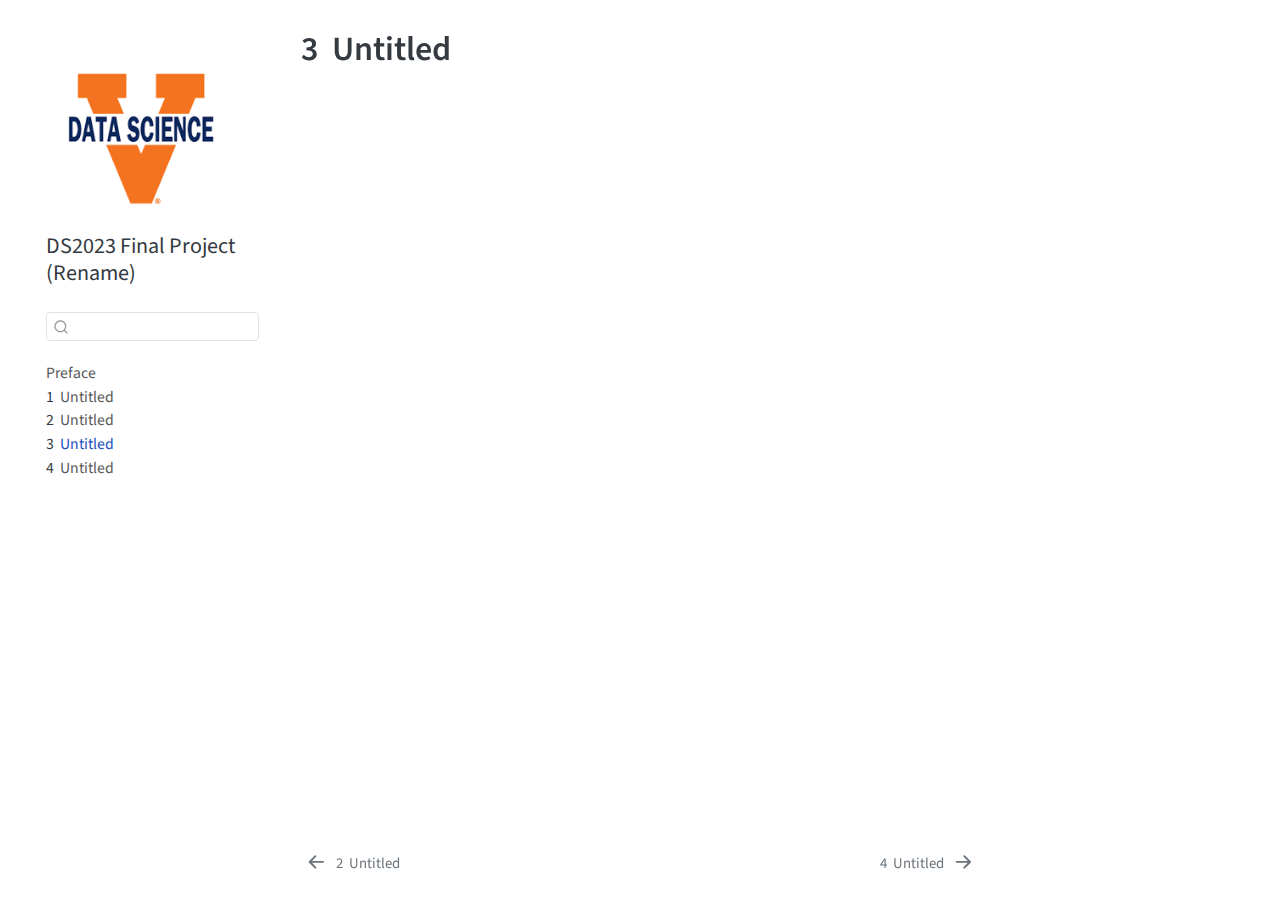
<file: docs/datavis.html>
<!DOCTYPE html>
<html xmlns="http://www.w3.org/1999/xhtml" lang="en" xml:lang="en"><head>

<meta charset="utf-8">
<meta name="generator" content="quarto-1.6.43">

<meta name="viewport" content="width=device-width, initial-scale=1.0, user-scalable=yes">

<meta name="description" content="final project">

<title>3&nbsp; Untitled – DS2023 Final Project (Rename)</title>
<style>
code{white-space: pre-wrap;}
span.smallcaps{font-variant: small-caps;}
div.columns{display: flex; gap: min(4vw, 1.5em);}
div.column{flex: auto; overflow-x: auto;}
div.hanging-indent{margin-left: 1.5em; text-indent: -1.5em;}
ul.task-list{list-style: none;}
ul.task-list li input[type="checkbox"] {
  width: 0.8em;
  margin: 0 0.8em 0.2em -1em; /* quarto-specific, see https://github.com/quarto-dev/quarto-cli/issues/4556 */ 
  vertical-align: middle;
}
</style>


<script src="site_libs/quarto-nav/quarto-nav.js"></script>
<script src="site_libs/quarto-nav/headroom.min.js"></script>
<script src="site_libs/clipboard/clipboard.min.js"></script>
<script src="site_libs/quarto-search/autocomplete.umd.js"></script>
<script src="site_libs/quarto-search/fuse.min.js"></script>
<script src="site_libs/quarto-search/quarto-search.js"></script>
<meta name="quarto:offset" content="./">
<link href="./datadictionary.html" rel="next">
<link href="./eda.html" rel="prev">
<link href="./logo.png" rel="icon" type="image/png">
<script src="site_libs/quarto-html/quarto.js"></script>
<script src="site_libs/quarto-html/popper.min.js"></script>
<script src="site_libs/quarto-html/tippy.umd.min.js"></script>
<script src="site_libs/quarto-html/anchor.min.js"></script>
<link href="site_libs/quarto-html/tippy.css" rel="stylesheet">
<link href="site_libs/quarto-html/quarto-syntax-highlighting-d4d76bf8491c20bad77d141916dc28e1.css" rel="stylesheet" id="quarto-text-highlighting-styles">
<script src="site_libs/bootstrap/bootstrap.min.js"></script>
<link href="site_libs/bootstrap/bootstrap-icons.css" rel="stylesheet">
<link href="site_libs/bootstrap/bootstrap-626149efe8f5d16e1d391ba177679bf0.min.css" rel="stylesheet" append-hash="true" id="quarto-bootstrap" data-mode="light">
<script id="quarto-search-options" type="application/json">{
  "location": "sidebar",
  "copy-button": false,
  "collapse-after": 3,
  "panel-placement": "start",
  "type": "textbox",
  "limit": 50,
  "keyboard-shortcut": [
    "f",
    "/",
    "s"
  ],
  "show-item-context": false,
  "language": {
    "search-no-results-text": "No results",
    "search-matching-documents-text": "matching documents",
    "search-copy-link-title": "Copy link to search",
    "search-hide-matches-text": "Hide additional matches",
    "search-more-match-text": "more match in this document",
    "search-more-matches-text": "more matches in this document",
    "search-clear-button-title": "Clear",
    "search-text-placeholder": "",
    "search-detached-cancel-button-title": "Cancel",
    "search-submit-button-title": "Submit",
    "search-label": "Search"
  }
}</script>


</head>

<body class="nav-sidebar floating">

<div id="quarto-search-results"></div>
  <header id="quarto-header" class="headroom fixed-top">
  <nav class="quarto-secondary-nav">
    <div class="container-fluid d-flex">
      <button type="button" class="quarto-btn-toggle btn" data-bs-toggle="collapse" role="button" data-bs-target=".quarto-sidebar-collapse-item" aria-controls="quarto-sidebar" aria-expanded="false" aria-label="Toggle sidebar navigation" onclick="if (window.quartoToggleHeadroom) { window.quartoToggleHeadroom(); }">
        <i class="bi bi-layout-text-sidebar-reverse"></i>
      </button>
        <nav class="quarto-page-breadcrumbs" aria-label="breadcrumb"><ol class="breadcrumb"><li class="breadcrumb-item"><a href="./datavis.html"><span class="chapter-number">3</span>&nbsp; <span class="chapter-title">Untitled</span></a></li></ol></nav>
        <a class="flex-grow-1" role="navigation" data-bs-toggle="collapse" data-bs-target=".quarto-sidebar-collapse-item" aria-controls="quarto-sidebar" aria-expanded="false" aria-label="Toggle sidebar navigation" onclick="if (window.quartoToggleHeadroom) { window.quartoToggleHeadroom(); }">      
        </a>
      <button type="button" class="btn quarto-search-button" aria-label="Search" onclick="window.quartoOpenSearch();">
        <i class="bi bi-search"></i>
      </button>
    </div>
  </nav>
</header>
<!-- content -->
<div id="quarto-content" class="quarto-container page-columns page-rows-contents page-layout-article">
<!-- sidebar -->
  <nav id="quarto-sidebar" class="sidebar collapse collapse-horizontal quarto-sidebar-collapse-item sidebar-navigation floating overflow-auto">
    <div class="pt-lg-2 mt-2 text-left sidebar-header sidebar-header-stacked">
      <a href="./index.html" class="sidebar-logo-link">
      <img src="./logo.png" alt="" class="sidebar-logo py-0 d-lg-inline d-none">
      </a>
    <div class="sidebar-title mb-0 py-0">
      <a href="./">DS2023 Final Project (Rename)</a> 
    </div>
      </div>
        <div class="mt-2 flex-shrink-0 align-items-center">
        <div class="sidebar-search">
        <div id="quarto-search" class="" title="Search"></div>
        </div>
        </div>
    <div class="sidebar-menu-container"> 
    <ul class="list-unstyled mt-1">
        <li class="sidebar-item">
  <div class="sidebar-item-container"> 
  <a href="./index.html" class="sidebar-item-text sidebar-link">
 <span class="menu-text">Preface</span></a>
  </div>
</li>
        <li class="sidebar-item">
  <div class="sidebar-item-container"> 
  <a href="./datacleaning.html" class="sidebar-item-text sidebar-link">
 <span class="menu-text"><span class="chapter-number">1</span>&nbsp; <span class="chapter-title">Untitled</span></span></a>
  </div>
</li>
        <li class="sidebar-item">
  <div class="sidebar-item-container"> 
  <a href="./eda.html" class="sidebar-item-text sidebar-link">
 <span class="menu-text"><span class="chapter-number">2</span>&nbsp; <span class="chapter-title">Untitled</span></span></a>
  </div>
</li>
        <li class="sidebar-item">
  <div class="sidebar-item-container"> 
  <a href="./datavis.html" class="sidebar-item-text sidebar-link active">
 <span class="menu-text"><span class="chapter-number">3</span>&nbsp; <span class="chapter-title">Untitled</span></span></a>
  </div>
</li>
        <li class="sidebar-item">
  <div class="sidebar-item-container"> 
  <a href="./datadictionary.html" class="sidebar-item-text sidebar-link">
 <span class="menu-text"><span class="chapter-number">4</span>&nbsp; <span class="chapter-title">Untitled</span></span></a>
  </div>
</li>
    </ul>
    </div>
</nav>
<div id="quarto-sidebar-glass" class="quarto-sidebar-collapse-item" data-bs-toggle="collapse" data-bs-target=".quarto-sidebar-collapse-item"></div>
<!-- margin-sidebar -->
    <div id="quarto-margin-sidebar" class="sidebar margin-sidebar zindex-bottom">
        
    </div>
<!-- main -->
<main class="content" id="quarto-document-content">

<header id="title-block-header" class="quarto-title-block default">
<div class="quarto-title">
<h1 class="title"><span class="chapter-number">3</span>&nbsp; <span class="chapter-title">Untitled</span></h1>
</div>



<div class="quarto-title-meta">

    
  
    
  </div>
  


</header>





</main> <!-- /main -->
<script id="quarto-html-after-body" type="application/javascript">
window.document.addEventListener("DOMContentLoaded", function (event) {
  const toggleBodyColorMode = (bsSheetEl) => {
    const mode = bsSheetEl.getAttribute("data-mode");
    const bodyEl = window.document.querySelector("body");
    if (mode === "dark") {
      bodyEl.classList.add("quarto-dark");
      bodyEl.classList.remove("quarto-light");
    } else {
      bodyEl.classList.add("quarto-light");
      bodyEl.classList.remove("quarto-dark");
    }
  }
  const toggleBodyColorPrimary = () => {
    const bsSheetEl = window.document.querySelector("link#quarto-bootstrap");
    if (bsSheetEl) {
      toggleBodyColorMode(bsSheetEl);
    }
  }
  toggleBodyColorPrimary();  
  const icon = "";
  const anchorJS = new window.AnchorJS();
  anchorJS.options = {
    placement: 'right',
    icon: icon
  };
  anchorJS.add('.anchored');
  const isCodeAnnotation = (el) => {
    for (const clz of el.classList) {
      if (clz.startsWith('code-annotation-')) {                     
        return true;
      }
    }
    return false;
  }
  const onCopySuccess = function(e) {
    // button target
    const button = e.trigger;
    // don't keep focus
    button.blur();
    // flash "checked"
    button.classList.add('code-copy-button-checked');
    var currentTitle = button.getAttribute("title");
    button.setAttribute("title", "Copied!");
    let tooltip;
    if (window.bootstrap) {
      button.setAttribute("data-bs-toggle", "tooltip");
      button.setAttribute("data-bs-placement", "left");
      button.setAttribute("data-bs-title", "Copied!");
      tooltip = new bootstrap.Tooltip(button, 
        { trigger: "manual", 
          customClass: "code-copy-button-tooltip",
          offset: [0, -8]});
      tooltip.show();    
    }
    setTimeout(function() {
      if (tooltip) {
        tooltip.hide();
        button.removeAttribute("data-bs-title");
        button.removeAttribute("data-bs-toggle");
        button.removeAttribute("data-bs-placement");
      }
      button.setAttribute("title", currentTitle);
      button.classList.remove('code-copy-button-checked');
    }, 1000);
    // clear code selection
    e.clearSelection();
  }
  const getTextToCopy = function(trigger) {
      const codeEl = trigger.previousElementSibling.cloneNode(true);
      for (const childEl of codeEl.children) {
        if (isCodeAnnotation(childEl)) {
          childEl.remove();
        }
      }
      return codeEl.innerText;
  }
  const clipboard = new window.ClipboardJS('.code-copy-button:not([data-in-quarto-modal])', {
    text: getTextToCopy
  });
  clipboard.on('success', onCopySuccess);
  if (window.document.getElementById('quarto-embedded-source-code-modal')) {
    const clipboardModal = new window.ClipboardJS('.code-copy-button[data-in-quarto-modal]', {
      text: getTextToCopy,
      container: window.document.getElementById('quarto-embedded-source-code-modal')
    });
    clipboardModal.on('success', onCopySuccess);
  }
    var localhostRegex = new RegExp(/^(?:http|https):\/\/localhost\:?[0-9]*\//);
    var mailtoRegex = new RegExp(/^mailto:/);
      var filterRegex = new RegExp('/' + window.location.host + '/');
    var isInternal = (href) => {
        return filterRegex.test(href) || localhostRegex.test(href) || mailtoRegex.test(href);
    }
    // Inspect non-navigation links and adorn them if external
 	var links = window.document.querySelectorAll('a[href]:not(.nav-link):not(.navbar-brand):not(.toc-action):not(.sidebar-link):not(.sidebar-item-toggle):not(.pagination-link):not(.no-external):not([aria-hidden]):not(.dropdown-item):not(.quarto-navigation-tool):not(.about-link)');
    for (var i=0; i<links.length; i++) {
      const link = links[i];
      if (!isInternal(link.href)) {
        // undo the damage that might have been done by quarto-nav.js in the case of
        // links that we want to consider external
        if (link.dataset.originalHref !== undefined) {
          link.href = link.dataset.originalHref;
        }
      }
    }
  function tippyHover(el, contentFn, onTriggerFn, onUntriggerFn) {
    const config = {
      allowHTML: true,
      maxWidth: 500,
      delay: 100,
      arrow: false,
      appendTo: function(el) {
          return el.parentElement;
      },
      interactive: true,
      interactiveBorder: 10,
      theme: 'quarto',
      placement: 'bottom-start',
    };
    if (contentFn) {
      config.content = contentFn;
    }
    if (onTriggerFn) {
      config.onTrigger = onTriggerFn;
    }
    if (onUntriggerFn) {
      config.onUntrigger = onUntriggerFn;
    }
    window.tippy(el, config); 
  }
  const noterefs = window.document.querySelectorAll('a[role="doc-noteref"]');
  for (var i=0; i<noterefs.length; i++) {
    const ref = noterefs[i];
    tippyHover(ref, function() {
      // use id or data attribute instead here
      let href = ref.getAttribute('data-footnote-href') || ref.getAttribute('href');
      try { href = new URL(href).hash; } catch {}
      const id = href.replace(/^#\/?/, "");
      const note = window.document.getElementById(id);
      if (note) {
        return note.innerHTML;
      } else {
        return "";
      }
    });
  }
  const xrefs = window.document.querySelectorAll('a.quarto-xref');
  const processXRef = (id, note) => {
    // Strip column container classes
    const stripColumnClz = (el) => {
      el.classList.remove("page-full", "page-columns");
      if (el.children) {
        for (const child of el.children) {
          stripColumnClz(child);
        }
      }
    }
    stripColumnClz(note)
    if (id === null || id.startsWith('sec-')) {
      // Special case sections, only their first couple elements
      const container = document.createElement("div");
      if (note.children && note.children.length > 2) {
        container.appendChild(note.children[0].cloneNode(true));
        for (let i = 1; i < note.children.length; i++) {
          const child = note.children[i];
          if (child.tagName === "P" && child.innerText === "") {
            continue;
          } else {
            container.appendChild(child.cloneNode(true));
            break;
          }
        }
        if (window.Quarto?.typesetMath) {
          window.Quarto.typesetMath(container);
        }
        return container.innerHTML
      } else {
        if (window.Quarto?.typesetMath) {
          window.Quarto.typesetMath(note);
        }
        return note.innerHTML;
      }
    } else {
      // Remove any anchor links if they are present
      const anchorLink = note.querySelector('a.anchorjs-link');
      if (anchorLink) {
        anchorLink.remove();
      }
      if (window.Quarto?.typesetMath) {
        window.Quarto.typesetMath(note);
      }
      if (note.classList.contains("callout")) {
        return note.outerHTML;
      } else {
        return note.innerHTML;
      }
    }
  }
  for (var i=0; i<xrefs.length; i++) {
    const xref = xrefs[i];
    tippyHover(xref, undefined, function(instance) {
      instance.disable();
      let url = xref.getAttribute('href');
      let hash = undefined; 
      if (url.startsWith('#')) {
        hash = url;
      } else {
        try { hash = new URL(url).hash; } catch {}
      }
      if (hash) {
        const id = hash.replace(/^#\/?/, "");
        const note = window.document.getElementById(id);
        if (note !== null) {
          try {
            const html = processXRef(id, note.cloneNode(true));
            instance.setContent(html);
          } finally {
            instance.enable();
            instance.show();
          }
        } else {
          // See if we can fetch this
          fetch(url.split('#')[0])
          .then(res => res.text())
          .then(html => {
            const parser = new DOMParser();
            const htmlDoc = parser.parseFromString(html, "text/html");
            const note = htmlDoc.getElementById(id);
            if (note !== null) {
              const html = processXRef(id, note);
              instance.setContent(html);
            } 
          }).finally(() => {
            instance.enable();
            instance.show();
          });
        }
      } else {
        // See if we can fetch a full url (with no hash to target)
        // This is a special case and we should probably do some content thinning / targeting
        fetch(url)
        .then(res => res.text())
        .then(html => {
          const parser = new DOMParser();
          const htmlDoc = parser.parseFromString(html, "text/html");
          const note = htmlDoc.querySelector('main.content');
          if (note !== null) {
            // This should only happen for chapter cross references
            // (since there is no id in the URL)
            // remove the first header
            if (note.children.length > 0 && note.children[0].tagName === "HEADER") {
              note.children[0].remove();
            }
            const html = processXRef(null, note);
            instance.setContent(html);
          } 
        }).finally(() => {
          instance.enable();
          instance.show();
        });
      }
    }, function(instance) {
    });
  }
      let selectedAnnoteEl;
      const selectorForAnnotation = ( cell, annotation) => {
        let cellAttr = 'data-code-cell="' + cell + '"';
        let lineAttr = 'data-code-annotation="' +  annotation + '"';
        const selector = 'span[' + cellAttr + '][' + lineAttr + ']';
        return selector;
      }
      const selectCodeLines = (annoteEl) => {
        const doc = window.document;
        const targetCell = annoteEl.getAttribute("data-target-cell");
        const targetAnnotation = annoteEl.getAttribute("data-target-annotation");
        const annoteSpan = window.document.querySelector(selectorForAnnotation(targetCell, targetAnnotation));
        const lines = annoteSpan.getAttribute("data-code-lines").split(",");
        const lineIds = lines.map((line) => {
          return targetCell + "-" + line;
        })
        let top = null;
        let height = null;
        let parent = null;
        if (lineIds.length > 0) {
            //compute the position of the single el (top and bottom and make a div)
            const el = window.document.getElementById(lineIds[0]);
            top = el.offsetTop;
            height = el.offsetHeight;
            parent = el.parentElement.parentElement;
          if (lineIds.length > 1) {
            const lastEl = window.document.getElementById(lineIds[lineIds.length - 1]);
            const bottom = lastEl.offsetTop + lastEl.offsetHeight;
            height = bottom - top;
          }
          if (top !== null && height !== null && parent !== null) {
            // cook up a div (if necessary) and position it 
            let div = window.document.getElementById("code-annotation-line-highlight");
            if (div === null) {
              div = window.document.createElement("div");
              div.setAttribute("id", "code-annotation-line-highlight");
              div.style.position = 'absolute';
              parent.appendChild(div);
            }
            div.style.top = top - 2 + "px";
            div.style.height = height + 4 + "px";
            div.style.left = 0;
            let gutterDiv = window.document.getElementById("code-annotation-line-highlight-gutter");
            if (gutterDiv === null) {
              gutterDiv = window.document.createElement("div");
              gutterDiv.setAttribute("id", "code-annotation-line-highlight-gutter");
              gutterDiv.style.position = 'absolute';
              const codeCell = window.document.getElementById(targetCell);
              const gutter = codeCell.querySelector('.code-annotation-gutter');
              gutter.appendChild(gutterDiv);
            }
            gutterDiv.style.top = top - 2 + "px";
            gutterDiv.style.height = height + 4 + "px";
          }
          selectedAnnoteEl = annoteEl;
        }
      };
      const unselectCodeLines = () => {
        const elementsIds = ["code-annotation-line-highlight", "code-annotation-line-highlight-gutter"];
        elementsIds.forEach((elId) => {
          const div = window.document.getElementById(elId);
          if (div) {
            div.remove();
          }
        });
        selectedAnnoteEl = undefined;
      };
        // Handle positioning of the toggle
    window.addEventListener(
      "resize",
      throttle(() => {
        elRect = undefined;
        if (selectedAnnoteEl) {
          selectCodeLines(selectedAnnoteEl);
        }
      }, 10)
    );
    function throttle(fn, ms) {
    let throttle = false;
    let timer;
      return (...args) => {
        if(!throttle) { // first call gets through
            fn.apply(this, args);
            throttle = true;
        } else { // all the others get throttled
            if(timer) clearTimeout(timer); // cancel #2
            timer = setTimeout(() => {
              fn.apply(this, args);
              timer = throttle = false;
            }, ms);
        }
      };
    }
      // Attach click handler to the DT
      const annoteDls = window.document.querySelectorAll('dt[data-target-cell]');
      for (const annoteDlNode of annoteDls) {
        annoteDlNode.addEventListener('click', (event) => {
          const clickedEl = event.target;
          if (clickedEl !== selectedAnnoteEl) {
            unselectCodeLines();
            const activeEl = window.document.querySelector('dt[data-target-cell].code-annotation-active');
            if (activeEl) {
              activeEl.classList.remove('code-annotation-active');
            }
            selectCodeLines(clickedEl);
            clickedEl.classList.add('code-annotation-active');
          } else {
            // Unselect the line
            unselectCodeLines();
            clickedEl.classList.remove('code-annotation-active');
          }
        });
      }
  const findCites = (el) => {
    const parentEl = el.parentElement;
    if (parentEl) {
      const cites = parentEl.dataset.cites;
      if (cites) {
        return {
          el,
          cites: cites.split(' ')
        };
      } else {
        return findCites(el.parentElement)
      }
    } else {
      return undefined;
    }
  };
  var bibliorefs = window.document.querySelectorAll('a[role="doc-biblioref"]');
  for (var i=0; i<bibliorefs.length; i++) {
    const ref = bibliorefs[i];
    const citeInfo = findCites(ref);
    if (citeInfo) {
      tippyHover(citeInfo.el, function() {
        var popup = window.document.createElement('div');
        citeInfo.cites.forEach(function(cite) {
          var citeDiv = window.document.createElement('div');
          citeDiv.classList.add('hanging-indent');
          citeDiv.classList.add('csl-entry');
          var biblioDiv = window.document.getElementById('ref-' + cite);
          if (biblioDiv) {
            citeDiv.innerHTML = biblioDiv.innerHTML;
          }
          popup.appendChild(citeDiv);
        });
        return popup.innerHTML;
      });
    }
  }
});
</script>
<nav class="page-navigation">
  <div class="nav-page nav-page-previous">
      <a href="./eda.html" class="pagination-link" aria-label="Untitled">
        <i class="bi bi-arrow-left-short"></i> <span class="nav-page-text"><span class="chapter-number">2</span>&nbsp; <span class="chapter-title">Untitled</span></span>
      </a>          
  </div>
  <div class="nav-page nav-page-next">
      <a href="./datadictionary.html" class="pagination-link" aria-label="Untitled">
        <span class="nav-page-text"><span class="chapter-number">4</span>&nbsp; <span class="chapter-title">Untitled</span></span> <i class="bi bi-arrow-right-short"></i>
      </a>
  </div>
</nav>
</div> <!-- /content -->




</body></html>
</file>
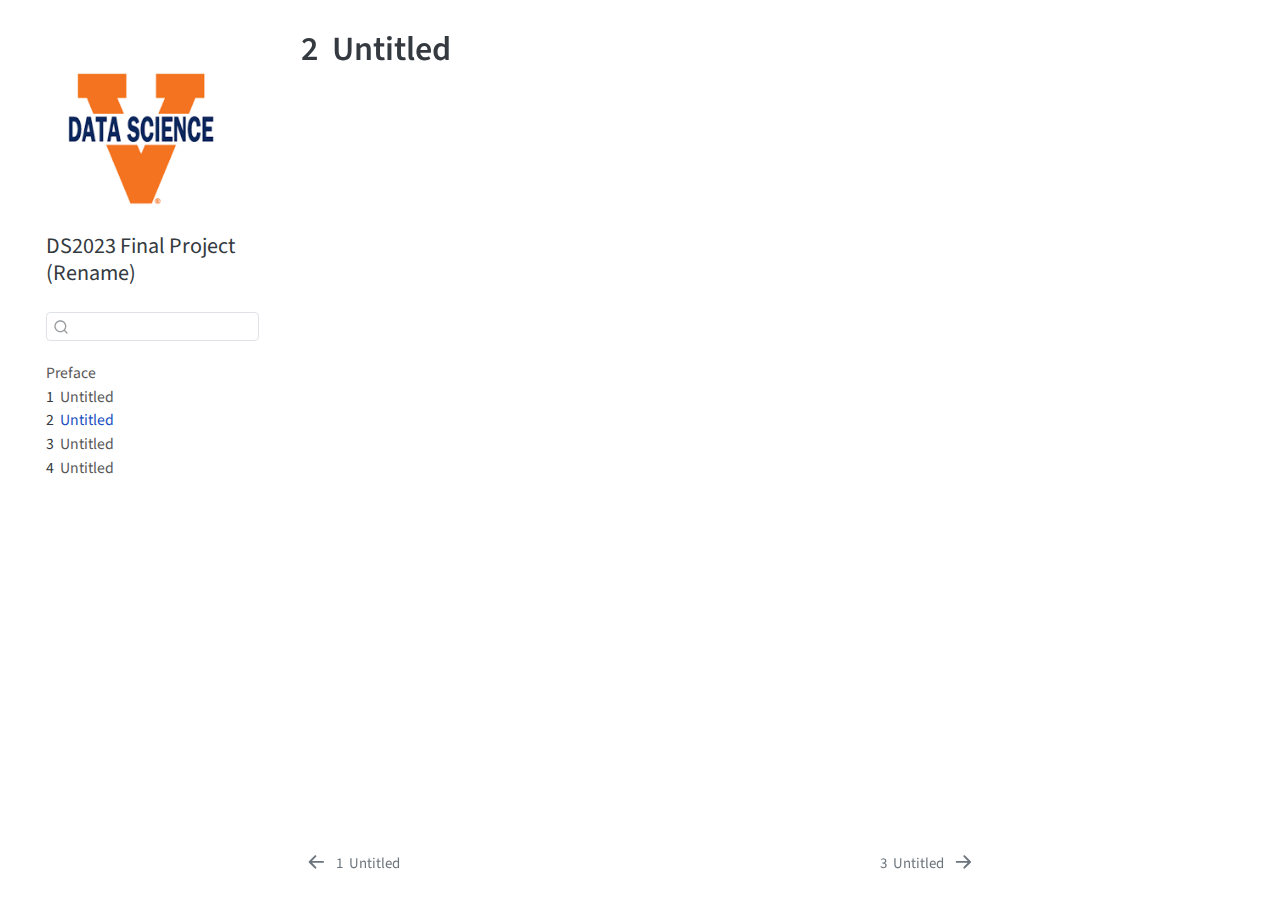
<file: docs/eda.html>
<!DOCTYPE html>
<html xmlns="http://www.w3.org/1999/xhtml" lang="en" xml:lang="en"><head>

<meta charset="utf-8">
<meta name="generator" content="quarto-1.6.43">

<meta name="viewport" content="width=device-width, initial-scale=1.0, user-scalable=yes">

<meta name="description" content="final project">

<title>2&nbsp; Untitled – DS2023 Final Project (Rename)</title>
<style>
code{white-space: pre-wrap;}
span.smallcaps{font-variant: small-caps;}
div.columns{display: flex; gap: min(4vw, 1.5em);}
div.column{flex: auto; overflow-x: auto;}
div.hanging-indent{margin-left: 1.5em; text-indent: -1.5em;}
ul.task-list{list-style: none;}
ul.task-list li input[type="checkbox"] {
  width: 0.8em;
  margin: 0 0.8em 0.2em -1em; /* quarto-specific, see https://github.com/quarto-dev/quarto-cli/issues/4556 */ 
  vertical-align: middle;
}
</style>


<script src="site_libs/quarto-nav/quarto-nav.js"></script>
<script src="site_libs/quarto-nav/headroom.min.js"></script>
<script src="site_libs/clipboard/clipboard.min.js"></script>
<script src="site_libs/quarto-search/autocomplete.umd.js"></script>
<script src="site_libs/quarto-search/fuse.min.js"></script>
<script src="site_libs/quarto-search/quarto-search.js"></script>
<meta name="quarto:offset" content="./">
<link href="./datavis.html" rel="next">
<link href="./datacleaning.html" rel="prev">
<link href="./logo.png" rel="icon" type="image/png">
<script src="site_libs/quarto-html/quarto.js"></script>
<script src="site_libs/quarto-html/popper.min.js"></script>
<script src="site_libs/quarto-html/tippy.umd.min.js"></script>
<script src="site_libs/quarto-html/anchor.min.js"></script>
<link href="site_libs/quarto-html/tippy.css" rel="stylesheet">
<link href="site_libs/quarto-html/quarto-syntax-highlighting-d4d76bf8491c20bad77d141916dc28e1.css" rel="stylesheet" id="quarto-text-highlighting-styles">
<script src="site_libs/bootstrap/bootstrap.min.js"></script>
<link href="site_libs/bootstrap/bootstrap-icons.css" rel="stylesheet">
<link href="site_libs/bootstrap/bootstrap-626149efe8f5d16e1d391ba177679bf0.min.css" rel="stylesheet" append-hash="true" id="quarto-bootstrap" data-mode="light">
<script id="quarto-search-options" type="application/json">{
  "location": "sidebar",
  "copy-button": false,
  "collapse-after": 3,
  "panel-placement": "start",
  "type": "textbox",
  "limit": 50,
  "keyboard-shortcut": [
    "f",
    "/",
    "s"
  ],
  "show-item-context": false,
  "language": {
    "search-no-results-text": "No results",
    "search-matching-documents-text": "matching documents",
    "search-copy-link-title": "Copy link to search",
    "search-hide-matches-text": "Hide additional matches",
    "search-more-match-text": "more match in this document",
    "search-more-matches-text": "more matches in this document",
    "search-clear-button-title": "Clear",
    "search-text-placeholder": "",
    "search-detached-cancel-button-title": "Cancel",
    "search-submit-button-title": "Submit",
    "search-label": "Search"
  }
}</script>


</head>

<body class="nav-sidebar floating">

<div id="quarto-search-results"></div>
  <header id="quarto-header" class="headroom fixed-top">
  <nav class="quarto-secondary-nav">
    <div class="container-fluid d-flex">
      <button type="button" class="quarto-btn-toggle btn" data-bs-toggle="collapse" role="button" data-bs-target=".quarto-sidebar-collapse-item" aria-controls="quarto-sidebar" aria-expanded="false" aria-label="Toggle sidebar navigation" onclick="if (window.quartoToggleHeadroom) { window.quartoToggleHeadroom(); }">
        <i class="bi bi-layout-text-sidebar-reverse"></i>
      </button>
        <nav class="quarto-page-breadcrumbs" aria-label="breadcrumb"><ol class="breadcrumb"><li class="breadcrumb-item"><a href="./eda.html"><span class="chapter-number">2</span>&nbsp; <span class="chapter-title">Untitled</span></a></li></ol></nav>
        <a class="flex-grow-1" role="navigation" data-bs-toggle="collapse" data-bs-target=".quarto-sidebar-collapse-item" aria-controls="quarto-sidebar" aria-expanded="false" aria-label="Toggle sidebar navigation" onclick="if (window.quartoToggleHeadroom) { window.quartoToggleHeadroom(); }">      
        </a>
      <button type="button" class="btn quarto-search-button" aria-label="Search" onclick="window.quartoOpenSearch();">
        <i class="bi bi-search"></i>
      </button>
    </div>
  </nav>
</header>
<!-- content -->
<div id="quarto-content" class="quarto-container page-columns page-rows-contents page-layout-article">
<!-- sidebar -->
  <nav id="quarto-sidebar" class="sidebar collapse collapse-horizontal quarto-sidebar-collapse-item sidebar-navigation floating overflow-auto">
    <div class="pt-lg-2 mt-2 text-left sidebar-header sidebar-header-stacked">
      <a href="./index.html" class="sidebar-logo-link">
      <img src="./logo.png" alt="" class="sidebar-logo py-0 d-lg-inline d-none">
      </a>
    <div class="sidebar-title mb-0 py-0">
      <a href="./">DS2023 Final Project (Rename)</a> 
    </div>
      </div>
        <div class="mt-2 flex-shrink-0 align-items-center">
        <div class="sidebar-search">
        <div id="quarto-search" class="" title="Search"></div>
        </div>
        </div>
    <div class="sidebar-menu-container"> 
    <ul class="list-unstyled mt-1">
        <li class="sidebar-item">
  <div class="sidebar-item-container"> 
  <a href="./index.html" class="sidebar-item-text sidebar-link">
 <span class="menu-text">Preface</span></a>
  </div>
</li>
        <li class="sidebar-item">
  <div class="sidebar-item-container"> 
  <a href="./datacleaning.html" class="sidebar-item-text sidebar-link">
 <span class="menu-text"><span class="chapter-number">1</span>&nbsp; <span class="chapter-title">Untitled</span></span></a>
  </div>
</li>
        <li class="sidebar-item">
  <div class="sidebar-item-container"> 
  <a href="./eda.html" class="sidebar-item-text sidebar-link active">
 <span class="menu-text"><span class="chapter-number">2</span>&nbsp; <span class="chapter-title">Untitled</span></span></a>
  </div>
</li>
        <li class="sidebar-item">
  <div class="sidebar-item-container"> 
  <a href="./datavis.html" class="sidebar-item-text sidebar-link">
 <span class="menu-text"><span class="chapter-number">3</span>&nbsp; <span class="chapter-title">Untitled</span></span></a>
  </div>
</li>
        <li class="sidebar-item">
  <div class="sidebar-item-container"> 
  <a href="./datadictionary.html" class="sidebar-item-text sidebar-link">
 <span class="menu-text"><span class="chapter-number">4</span>&nbsp; <span class="chapter-title">Untitled</span></span></a>
  </div>
</li>
    </ul>
    </div>
</nav>
<div id="quarto-sidebar-glass" class="quarto-sidebar-collapse-item" data-bs-toggle="collapse" data-bs-target=".quarto-sidebar-collapse-item"></div>
<!-- margin-sidebar -->
    <div id="quarto-margin-sidebar" class="sidebar margin-sidebar zindex-bottom">
        
    </div>
<!-- main -->
<main class="content" id="quarto-document-content">

<header id="title-block-header" class="quarto-title-block default">
<div class="quarto-title">
<h1 class="title"><span class="chapter-number">2</span>&nbsp; <span class="chapter-title">Untitled</span></h1>
</div>



<div class="quarto-title-meta">

    
  
    
  </div>
  


</header>





</main> <!-- /main -->
<script id="quarto-html-after-body" type="application/javascript">
window.document.addEventListener("DOMContentLoaded", function (event) {
  const toggleBodyColorMode = (bsSheetEl) => {
    const mode = bsSheetEl.getAttribute("data-mode");
    const bodyEl = window.document.querySelector("body");
    if (mode === "dark") {
      bodyEl.classList.add("quarto-dark");
      bodyEl.classList.remove("quarto-light");
    } else {
      bodyEl.classList.add("quarto-light");
      bodyEl.classList.remove("quarto-dark");
    }
  }
  const toggleBodyColorPrimary = () => {
    const bsSheetEl = window.document.querySelector("link#quarto-bootstrap");
    if (bsSheetEl) {
      toggleBodyColorMode(bsSheetEl);
    }
  }
  toggleBodyColorPrimary();  
  const icon = "";
  const anchorJS = new window.AnchorJS();
  anchorJS.options = {
    placement: 'right',
    icon: icon
  };
  anchorJS.add('.anchored');
  const isCodeAnnotation = (el) => {
    for (const clz of el.classList) {
      if (clz.startsWith('code-annotation-')) {                     
        return true;
      }
    }
    return false;
  }
  const onCopySuccess = function(e) {
    // button target
    const button = e.trigger;
    // don't keep focus
    button.blur();
    // flash "checked"
    button.classList.add('code-copy-button-checked');
    var currentTitle = button.getAttribute("title");
    button.setAttribute("title", "Copied!");
    let tooltip;
    if (window.bootstrap) {
      button.setAttribute("data-bs-toggle", "tooltip");
      button.setAttribute("data-bs-placement", "left");
      button.setAttribute("data-bs-title", "Copied!");
      tooltip = new bootstrap.Tooltip(button, 
        { trigger: "manual", 
          customClass: "code-copy-button-tooltip",
          offset: [0, -8]});
      tooltip.show();    
    }
    setTimeout(function() {
      if (tooltip) {
        tooltip.hide();
        button.removeAttribute("data-bs-title");
        button.removeAttribute("data-bs-toggle");
        button.removeAttribute("data-bs-placement");
      }
      button.setAttribute("title", currentTitle);
      button.classList.remove('code-copy-button-checked');
    }, 1000);
    // clear code selection
    e.clearSelection();
  }
  const getTextToCopy = function(trigger) {
      const codeEl = trigger.previousElementSibling.cloneNode(true);
      for (const childEl of codeEl.children) {
        if (isCodeAnnotation(childEl)) {
          childEl.remove();
        }
      }
      return codeEl.innerText;
  }
  const clipboard = new window.ClipboardJS('.code-copy-button:not([data-in-quarto-modal])', {
    text: getTextToCopy
  });
  clipboard.on('success', onCopySuccess);
  if (window.document.getElementById('quarto-embedded-source-code-modal')) {
    const clipboardModal = new window.ClipboardJS('.code-copy-button[data-in-quarto-modal]', {
      text: getTextToCopy,
      container: window.document.getElementById('quarto-embedded-source-code-modal')
    });
    clipboardModal.on('success', onCopySuccess);
  }
    var localhostRegex = new RegExp(/^(?:http|https):\/\/localhost\:?[0-9]*\//);
    var mailtoRegex = new RegExp(/^mailto:/);
      var filterRegex = new RegExp('/' + window.location.host + '/');
    var isInternal = (href) => {
        return filterRegex.test(href) || localhostRegex.test(href) || mailtoRegex.test(href);
    }
    // Inspect non-navigation links and adorn them if external
 	var links = window.document.querySelectorAll('a[href]:not(.nav-link):not(.navbar-brand):not(.toc-action):not(.sidebar-link):not(.sidebar-item-toggle):not(.pagination-link):not(.no-external):not([aria-hidden]):not(.dropdown-item):not(.quarto-navigation-tool):not(.about-link)');
    for (var i=0; i<links.length; i++) {
      const link = links[i];
      if (!isInternal(link.href)) {
        // undo the damage that might have been done by quarto-nav.js in the case of
        // links that we want to consider external
        if (link.dataset.originalHref !== undefined) {
          link.href = link.dataset.originalHref;
        }
      }
    }
  function tippyHover(el, contentFn, onTriggerFn, onUntriggerFn) {
    const config = {
      allowHTML: true,
      maxWidth: 500,
      delay: 100,
      arrow: false,
      appendTo: function(el) {
          return el.parentElement;
      },
      interactive: true,
      interactiveBorder: 10,
      theme: 'quarto',
      placement: 'bottom-start',
    };
    if (contentFn) {
      config.content = contentFn;
    }
    if (onTriggerFn) {
      config.onTrigger = onTriggerFn;
    }
    if (onUntriggerFn) {
      config.onUntrigger = onUntriggerFn;
    }
    window.tippy(el, config); 
  }
  const noterefs = window.document.querySelectorAll('a[role="doc-noteref"]');
  for (var i=0; i<noterefs.length; i++) {
    const ref = noterefs[i];
    tippyHover(ref, function() {
      // use id or data attribute instead here
      let href = ref.getAttribute('data-footnote-href') || ref.getAttribute('href');
      try { href = new URL(href).hash; } catch {}
      const id = href.replace(/^#\/?/, "");
      const note = window.document.getElementById(id);
      if (note) {
        return note.innerHTML;
      } else {
        return "";
      }
    });
  }
  const xrefs = window.document.querySelectorAll('a.quarto-xref');
  const processXRef = (id, note) => {
    // Strip column container classes
    const stripColumnClz = (el) => {
      el.classList.remove("page-full", "page-columns");
      if (el.children) {
        for (const child of el.children) {
          stripColumnClz(child);
        }
      }
    }
    stripColumnClz(note)
    if (id === null || id.startsWith('sec-')) {
      // Special case sections, only their first couple elements
      const container = document.createElement("div");
      if (note.children && note.children.length > 2) {
        container.appendChild(note.children[0].cloneNode(true));
        for (let i = 1; i < note.children.length; i++) {
          const child = note.children[i];
          if (child.tagName === "P" && child.innerText === "") {
            continue;
          } else {
            container.appendChild(child.cloneNode(true));
            break;
          }
        }
        if (window.Quarto?.typesetMath) {
          window.Quarto.typesetMath(container);
        }
        return container.innerHTML
      } else {
        if (window.Quarto?.typesetMath) {
          window.Quarto.typesetMath(note);
        }
        return note.innerHTML;
      }
    } else {
      // Remove any anchor links if they are present
      const anchorLink = note.querySelector('a.anchorjs-link');
      if (anchorLink) {
        anchorLink.remove();
      }
      if (window.Quarto?.typesetMath) {
        window.Quarto.typesetMath(note);
      }
      if (note.classList.contains("callout")) {
        return note.outerHTML;
      } else {
        return note.innerHTML;
      }
    }
  }
  for (var i=0; i<xrefs.length; i++) {
    const xref = xrefs[i];
    tippyHover(xref, undefined, function(instance) {
      instance.disable();
      let url = xref.getAttribute('href');
      let hash = undefined; 
      if (url.startsWith('#')) {
        hash = url;
      } else {
        try { hash = new URL(url).hash; } catch {}
      }
      if (hash) {
        const id = hash.replace(/^#\/?/, "");
        const note = window.document.getElementById(id);
        if (note !== null) {
          try {
            const html = processXRef(id, note.cloneNode(true));
            instance.setContent(html);
          } finally {
            instance.enable();
            instance.show();
          }
        } else {
          // See if we can fetch this
          fetch(url.split('#')[0])
          .then(res => res.text())
          .then(html => {
            const parser = new DOMParser();
            const htmlDoc = parser.parseFromString(html, "text/html");
            const note = htmlDoc.getElementById(id);
            if (note !== null) {
              const html = processXRef(id, note);
              instance.setContent(html);
            } 
          }).finally(() => {
            instance.enable();
            instance.show();
          });
        }
      } else {
        // See if we can fetch a full url (with no hash to target)
        // This is a special case and we should probably do some content thinning / targeting
        fetch(url)
        .then(res => res.text())
        .then(html => {
          const parser = new DOMParser();
          const htmlDoc = parser.parseFromString(html, "text/html");
          const note = htmlDoc.querySelector('main.content');
          if (note !== null) {
            // This should only happen for chapter cross references
            // (since there is no id in the URL)
            // remove the first header
            if (note.children.length > 0 && note.children[0].tagName === "HEADER") {
              note.children[0].remove();
            }
            const html = processXRef(null, note);
            instance.setContent(html);
          } 
        }).finally(() => {
          instance.enable();
          instance.show();
        });
      }
    }, function(instance) {
    });
  }
      let selectedAnnoteEl;
      const selectorForAnnotation = ( cell, annotation) => {
        let cellAttr = 'data-code-cell="' + cell + '"';
        let lineAttr = 'data-code-annotation="' +  annotation + '"';
        const selector = 'span[' + cellAttr + '][' + lineAttr + ']';
        return selector;
      }
      const selectCodeLines = (annoteEl) => {
        const doc = window.document;
        const targetCell = annoteEl.getAttribute("data-target-cell");
        const targetAnnotation = annoteEl.getAttribute("data-target-annotation");
        const annoteSpan = window.document.querySelector(selectorForAnnotation(targetCell, targetAnnotation));
        const lines = annoteSpan.getAttribute("data-code-lines").split(",");
        const lineIds = lines.map((line) => {
          return targetCell + "-" + line;
        })
        let top = null;
        let height = null;
        let parent = null;
        if (lineIds.length > 0) {
            //compute the position of the single el (top and bottom and make a div)
            const el = window.document.getElementById(lineIds[0]);
            top = el.offsetTop;
            height = el.offsetHeight;
            parent = el.parentElement.parentElement;
          if (lineIds.length > 1) {
            const lastEl = window.document.getElementById(lineIds[lineIds.length - 1]);
            const bottom = lastEl.offsetTop + lastEl.offsetHeight;
            height = bottom - top;
          }
          if (top !== null && height !== null && parent !== null) {
            // cook up a div (if necessary) and position it 
            let div = window.document.getElementById("code-annotation-line-highlight");
            if (div === null) {
              div = window.document.createElement("div");
              div.setAttribute("id", "code-annotation-line-highlight");
              div.style.position = 'absolute';
              parent.appendChild(div);
            }
            div.style.top = top - 2 + "px";
            div.style.height = height + 4 + "px";
            div.style.left = 0;
            let gutterDiv = window.document.getElementById("code-annotation-line-highlight-gutter");
            if (gutterDiv === null) {
              gutterDiv = window.document.createElement("div");
              gutterDiv.setAttribute("id", "code-annotation-line-highlight-gutter");
              gutterDiv.style.position = 'absolute';
              const codeCell = window.document.getElementById(targetCell);
              const gutter = codeCell.querySelector('.code-annotation-gutter');
              gutter.appendChild(gutterDiv);
            }
            gutterDiv.style.top = top - 2 + "px";
            gutterDiv.style.height = height + 4 + "px";
          }
          selectedAnnoteEl = annoteEl;
        }
      };
      const unselectCodeLines = () => {
        const elementsIds = ["code-annotation-line-highlight", "code-annotation-line-highlight-gutter"];
        elementsIds.forEach((elId) => {
          const div = window.document.getElementById(elId);
          if (div) {
            div.remove();
          }
        });
        selectedAnnoteEl = undefined;
      };
        // Handle positioning of the toggle
    window.addEventListener(
      "resize",
      throttle(() => {
        elRect = undefined;
        if (selectedAnnoteEl) {
          selectCodeLines(selectedAnnoteEl);
        }
      }, 10)
    );
    function throttle(fn, ms) {
    let throttle = false;
    let timer;
      return (...args) => {
        if(!throttle) { // first call gets through
            fn.apply(this, args);
            throttle = true;
        } else { // all the others get throttled
            if(timer) clearTimeout(timer); // cancel #2
            timer = setTimeout(() => {
              fn.apply(this, args);
              timer = throttle = false;
            }, ms);
        }
      };
    }
      // Attach click handler to the DT
      const annoteDls = window.document.querySelectorAll('dt[data-target-cell]');
      for (const annoteDlNode of annoteDls) {
        annoteDlNode.addEventListener('click', (event) => {
          const clickedEl = event.target;
          if (clickedEl !== selectedAnnoteEl) {
            unselectCodeLines();
            const activeEl = window.document.querySelector('dt[data-target-cell].code-annotation-active');
            if (activeEl) {
              activeEl.classList.remove('code-annotation-active');
            }
            selectCodeLines(clickedEl);
            clickedEl.classList.add('code-annotation-active');
          } else {
            // Unselect the line
            unselectCodeLines();
            clickedEl.classList.remove('code-annotation-active');
          }
        });
      }
  const findCites = (el) => {
    const parentEl = el.parentElement;
    if (parentEl) {
      const cites = parentEl.dataset.cites;
      if (cites) {
        return {
          el,
          cites: cites.split(' ')
        };
      } else {
        return findCites(el.parentElement)
      }
    } else {
      return undefined;
    }
  };
  var bibliorefs = window.document.querySelectorAll('a[role="doc-biblioref"]');
  for (var i=0; i<bibliorefs.length; i++) {
    const ref = bibliorefs[i];
    const citeInfo = findCites(ref);
    if (citeInfo) {
      tippyHover(citeInfo.el, function() {
        var popup = window.document.createElement('div');
        citeInfo.cites.forEach(function(cite) {
          var citeDiv = window.document.createElement('div');
          citeDiv.classList.add('hanging-indent');
          citeDiv.classList.add('csl-entry');
          var biblioDiv = window.document.getElementById('ref-' + cite);
          if (biblioDiv) {
            citeDiv.innerHTML = biblioDiv.innerHTML;
          }
          popup.appendChild(citeDiv);
        });
        return popup.innerHTML;
      });
    }
  }
});
</script>
<nav class="page-navigation">
  <div class="nav-page nav-page-previous">
      <a href="./datacleaning.html" class="pagination-link" aria-label="Untitled">
        <i class="bi bi-arrow-left-short"></i> <span class="nav-page-text"><span class="chapter-number">1</span>&nbsp; <span class="chapter-title">Untitled</span></span>
      </a>          
  </div>
  <div class="nav-page nav-page-next">
      <a href="./datavis.html" class="pagination-link" aria-label="Untitled">
        <span class="nav-page-text"><span class="chapter-number">3</span>&nbsp; <span class="chapter-title">Untitled</span></span> <i class="bi bi-arrow-right-short"></i>
      </a>
  </div>
</nav>
</div> <!-- /content -->




</body></html>
</file>
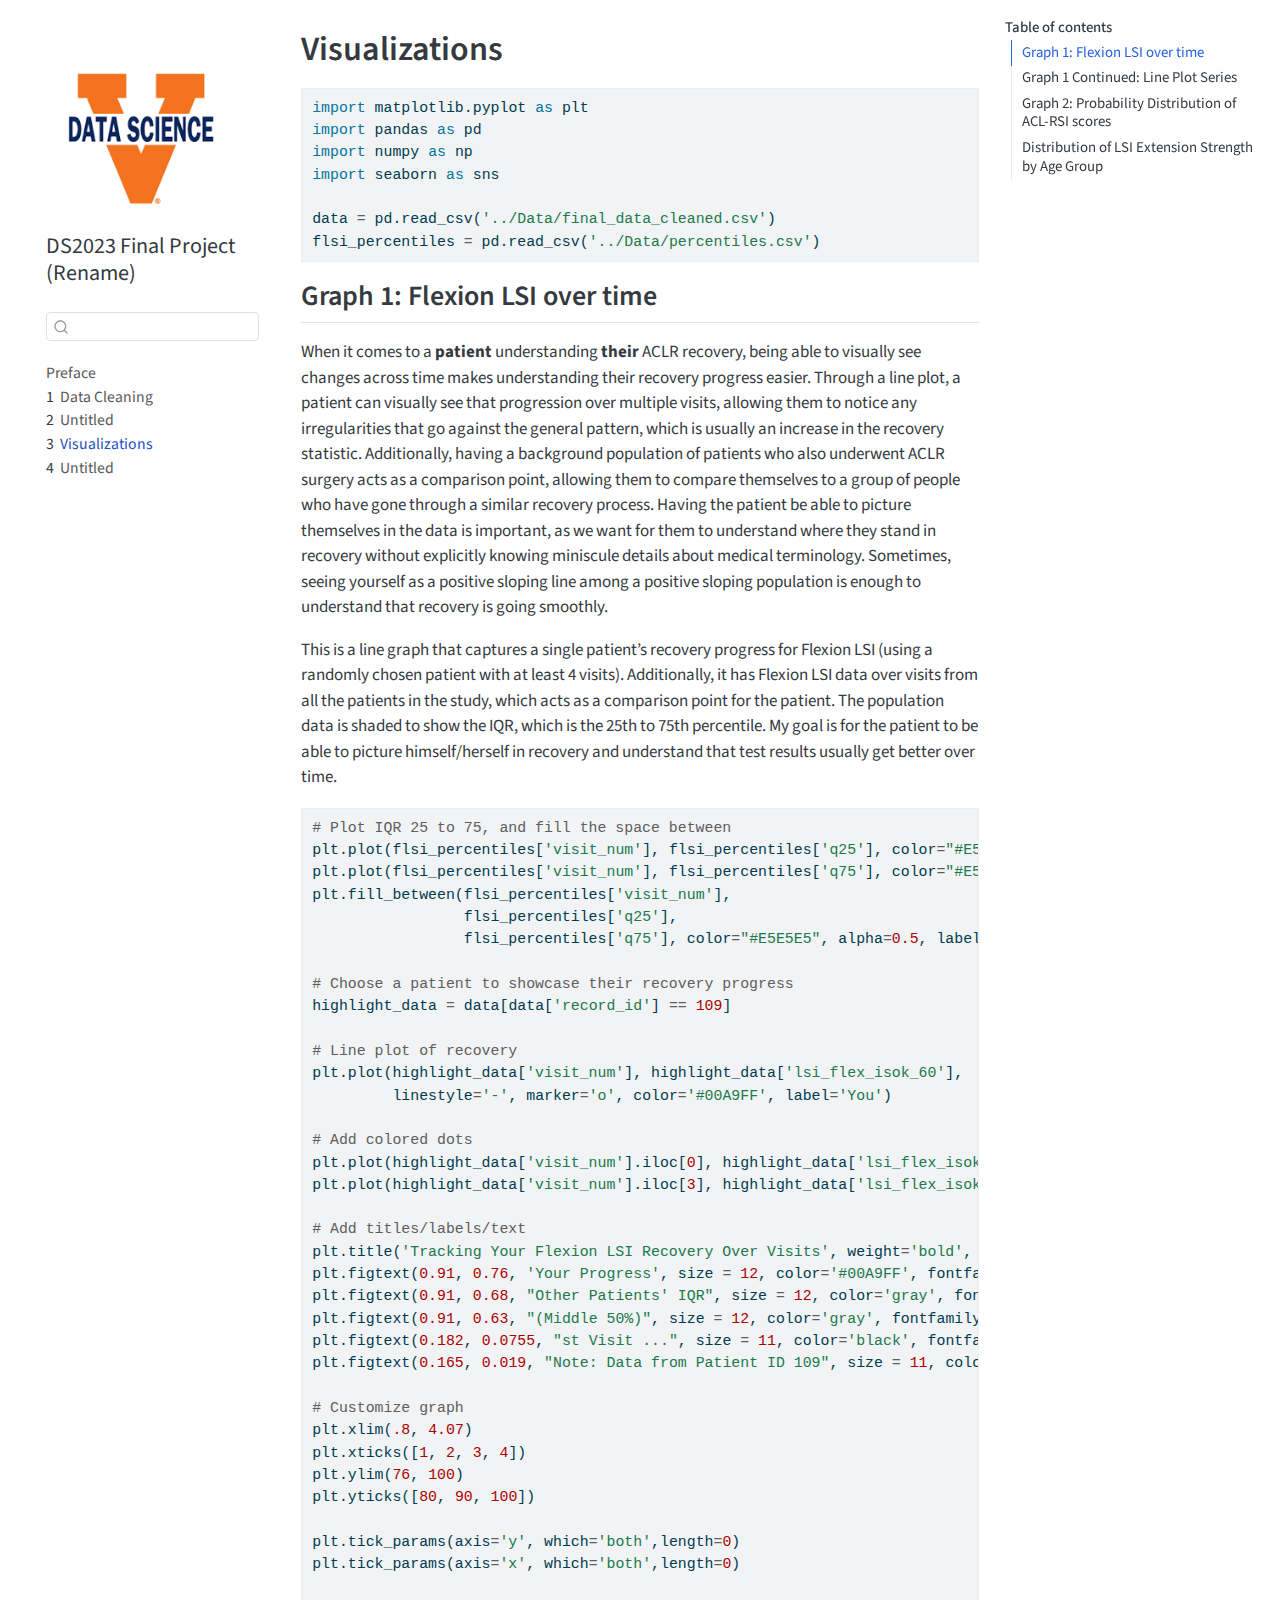
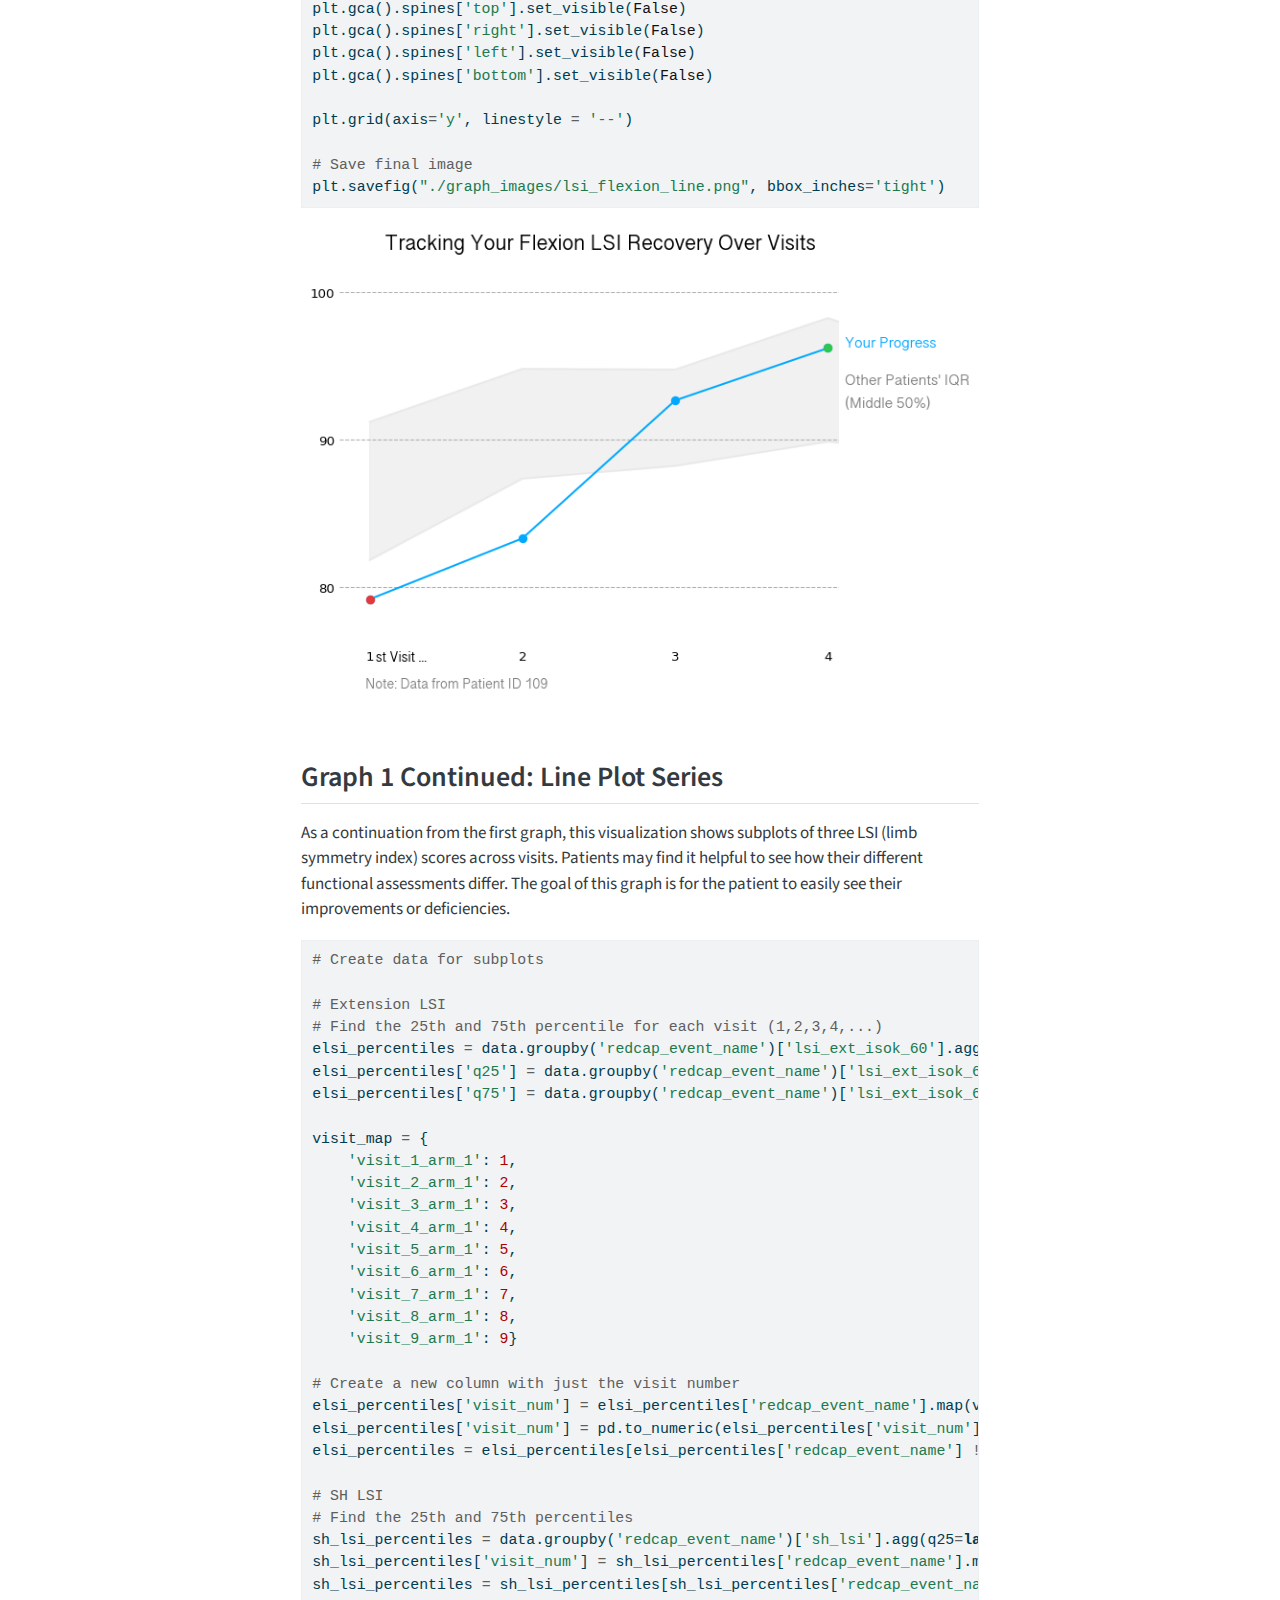
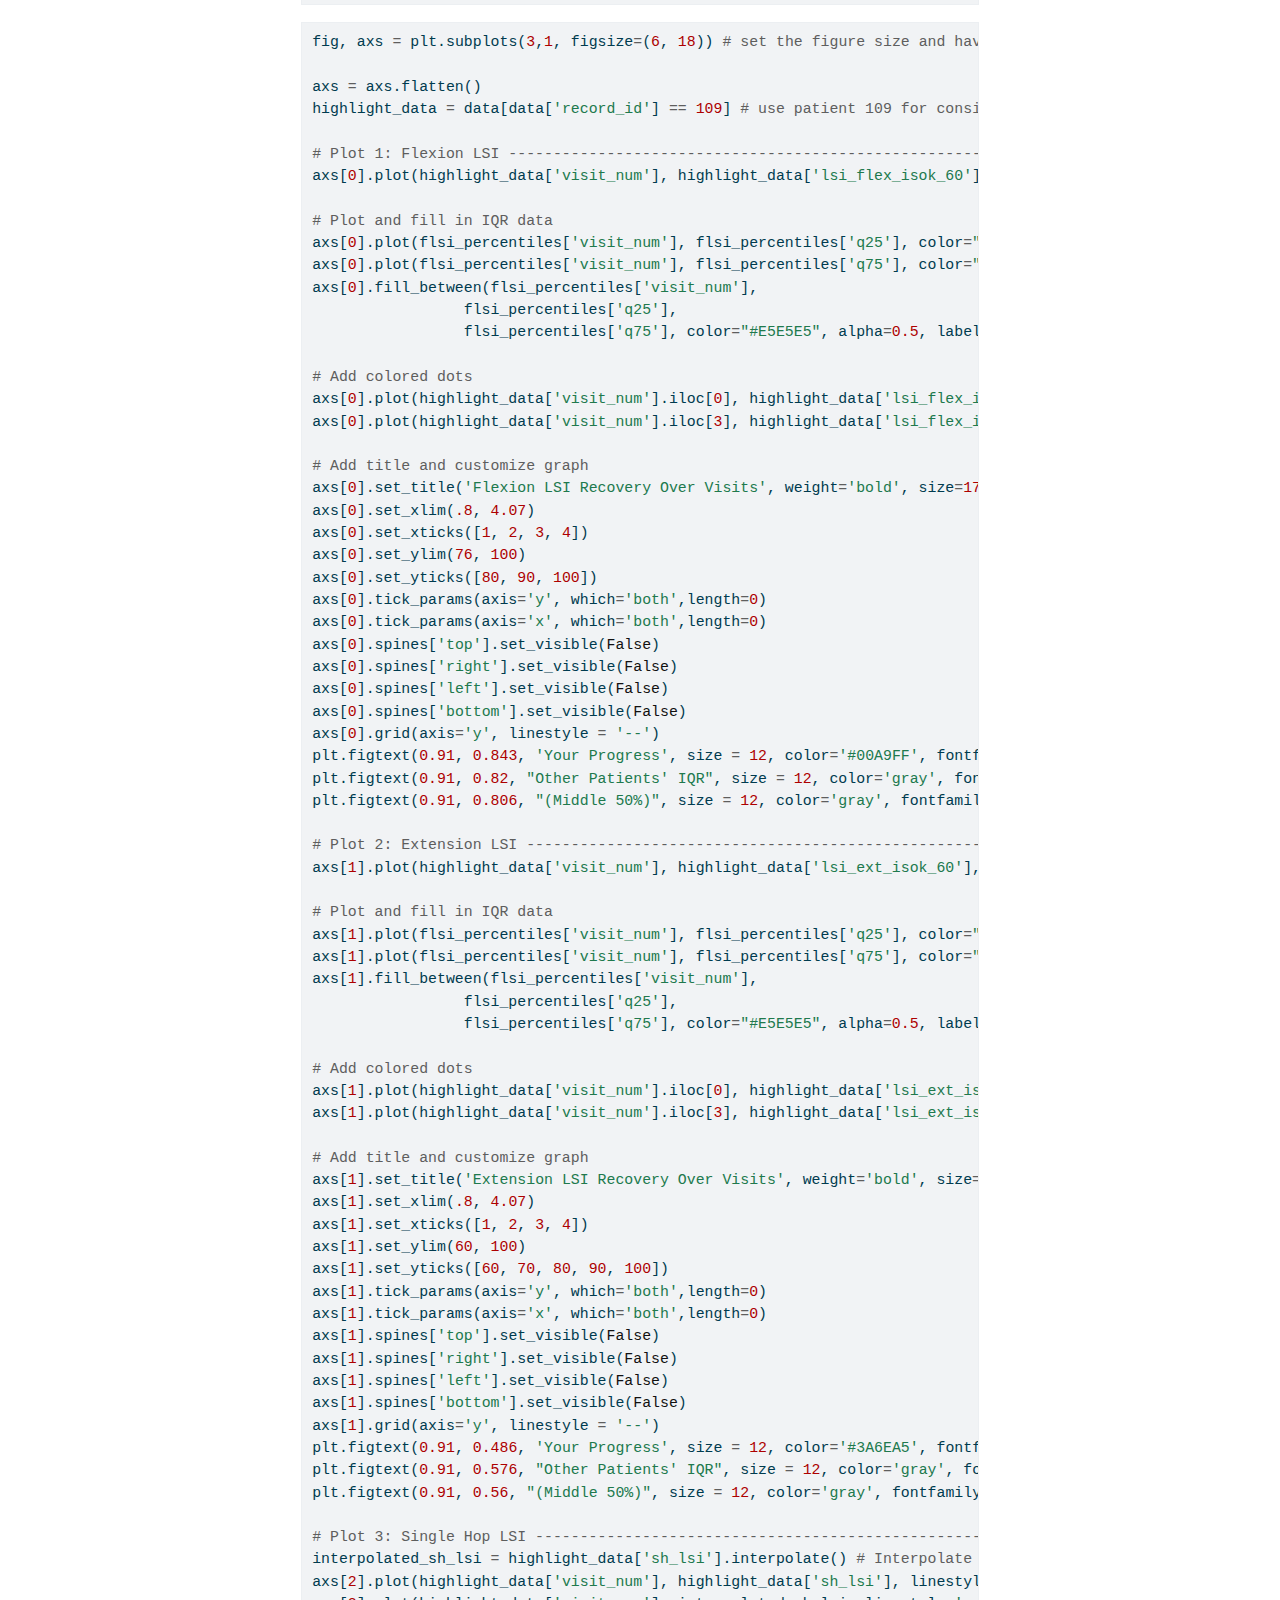
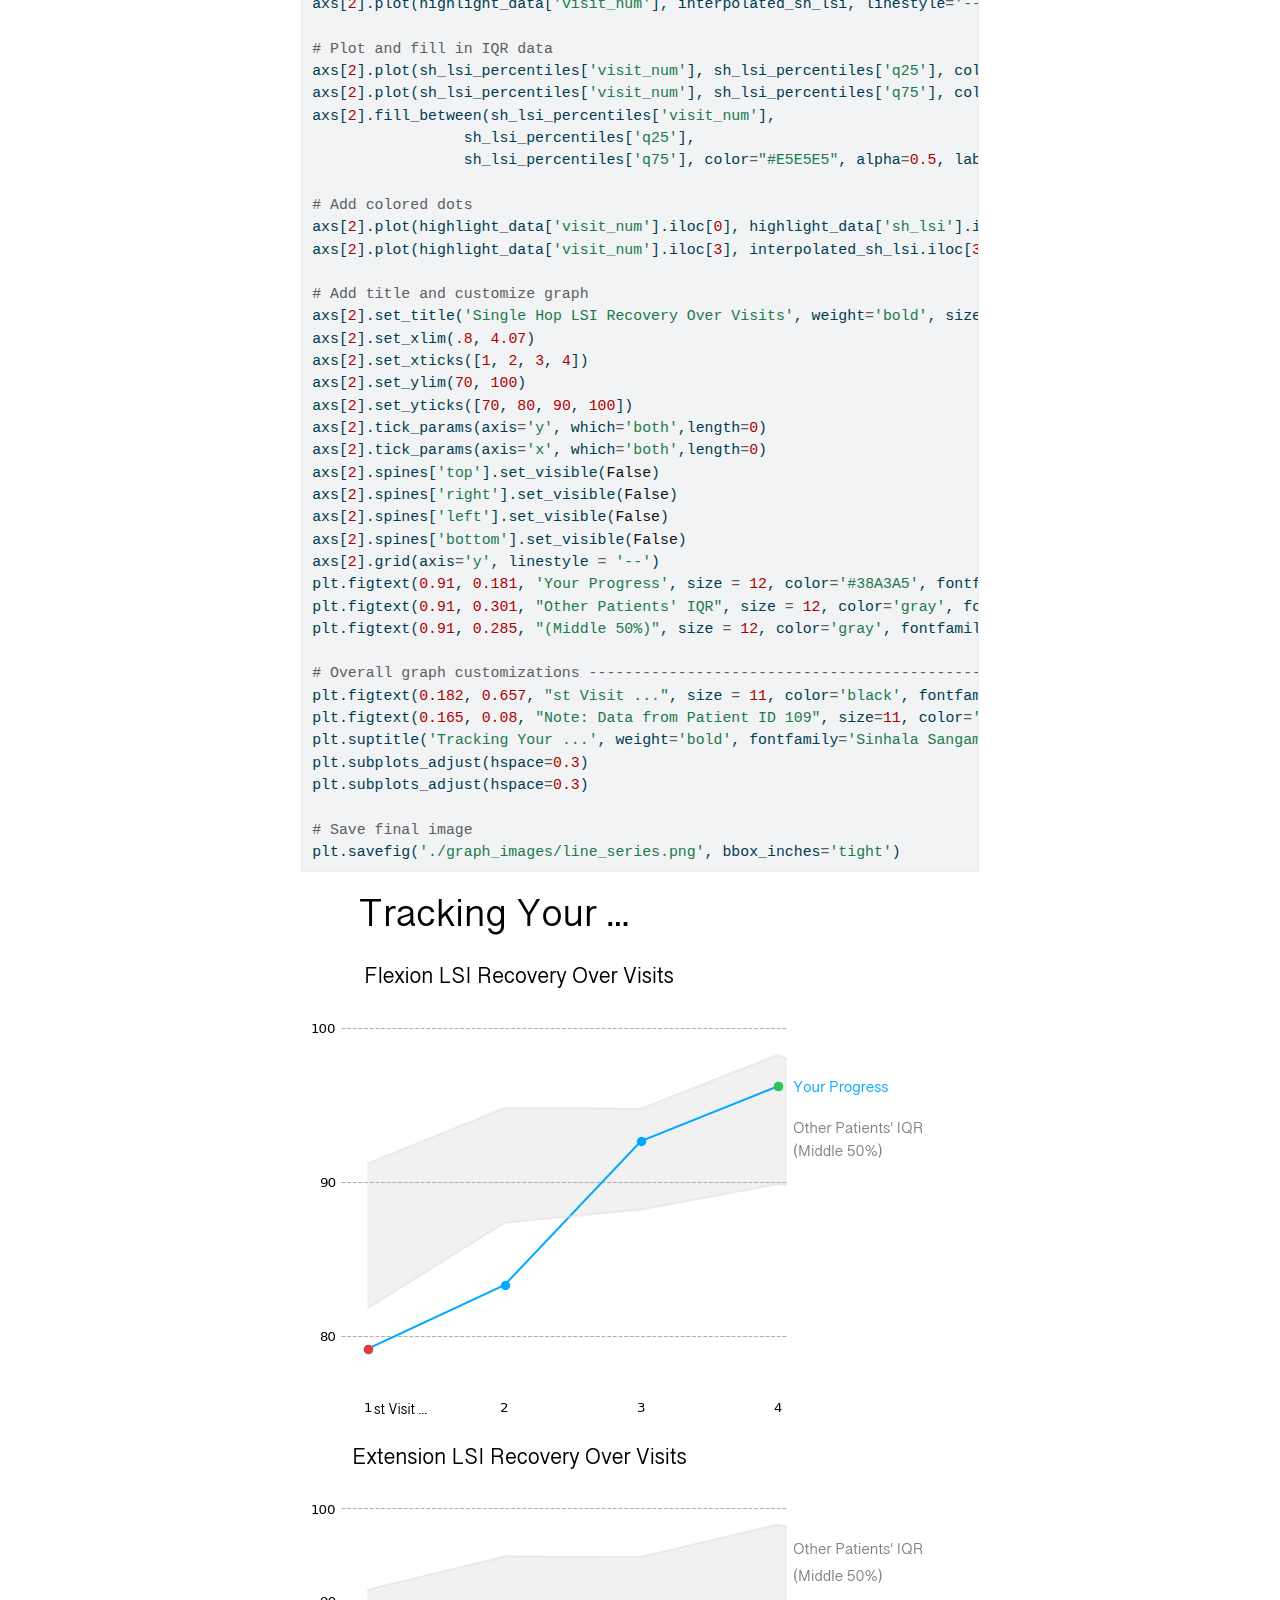
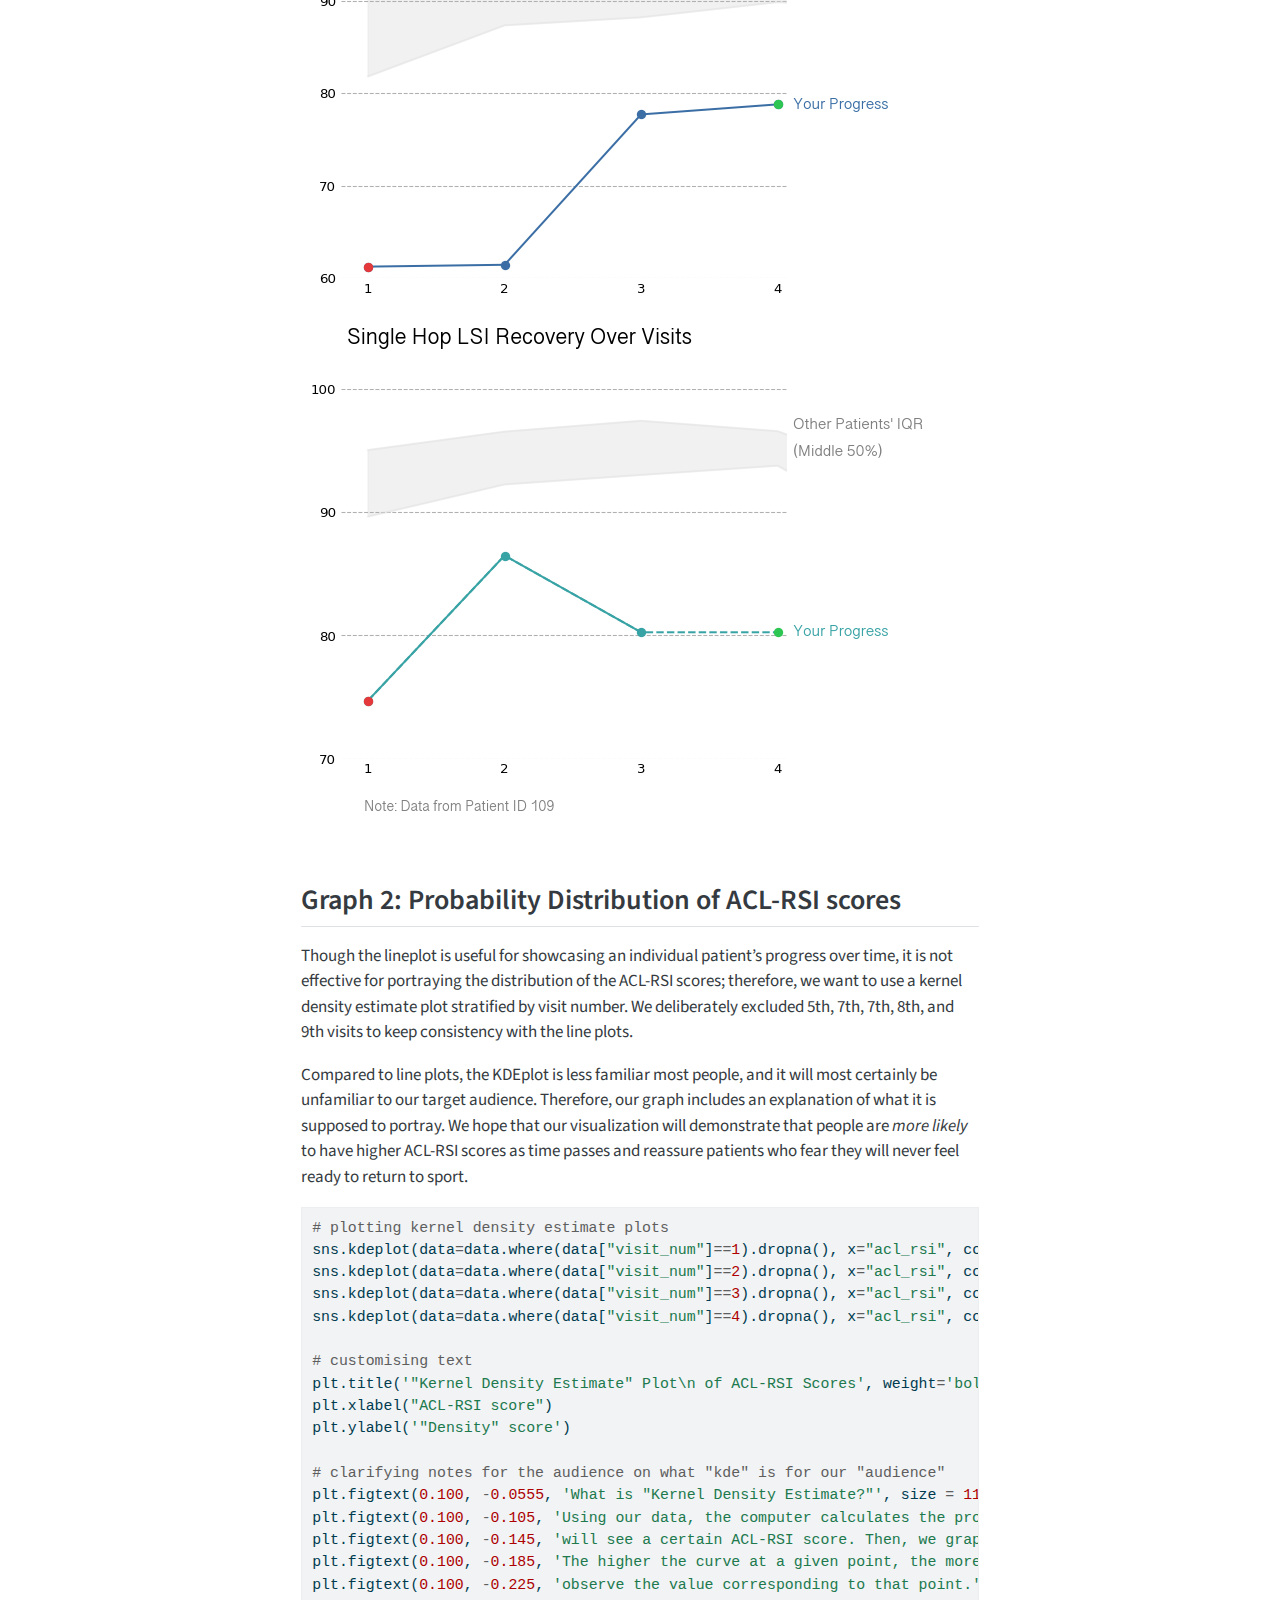
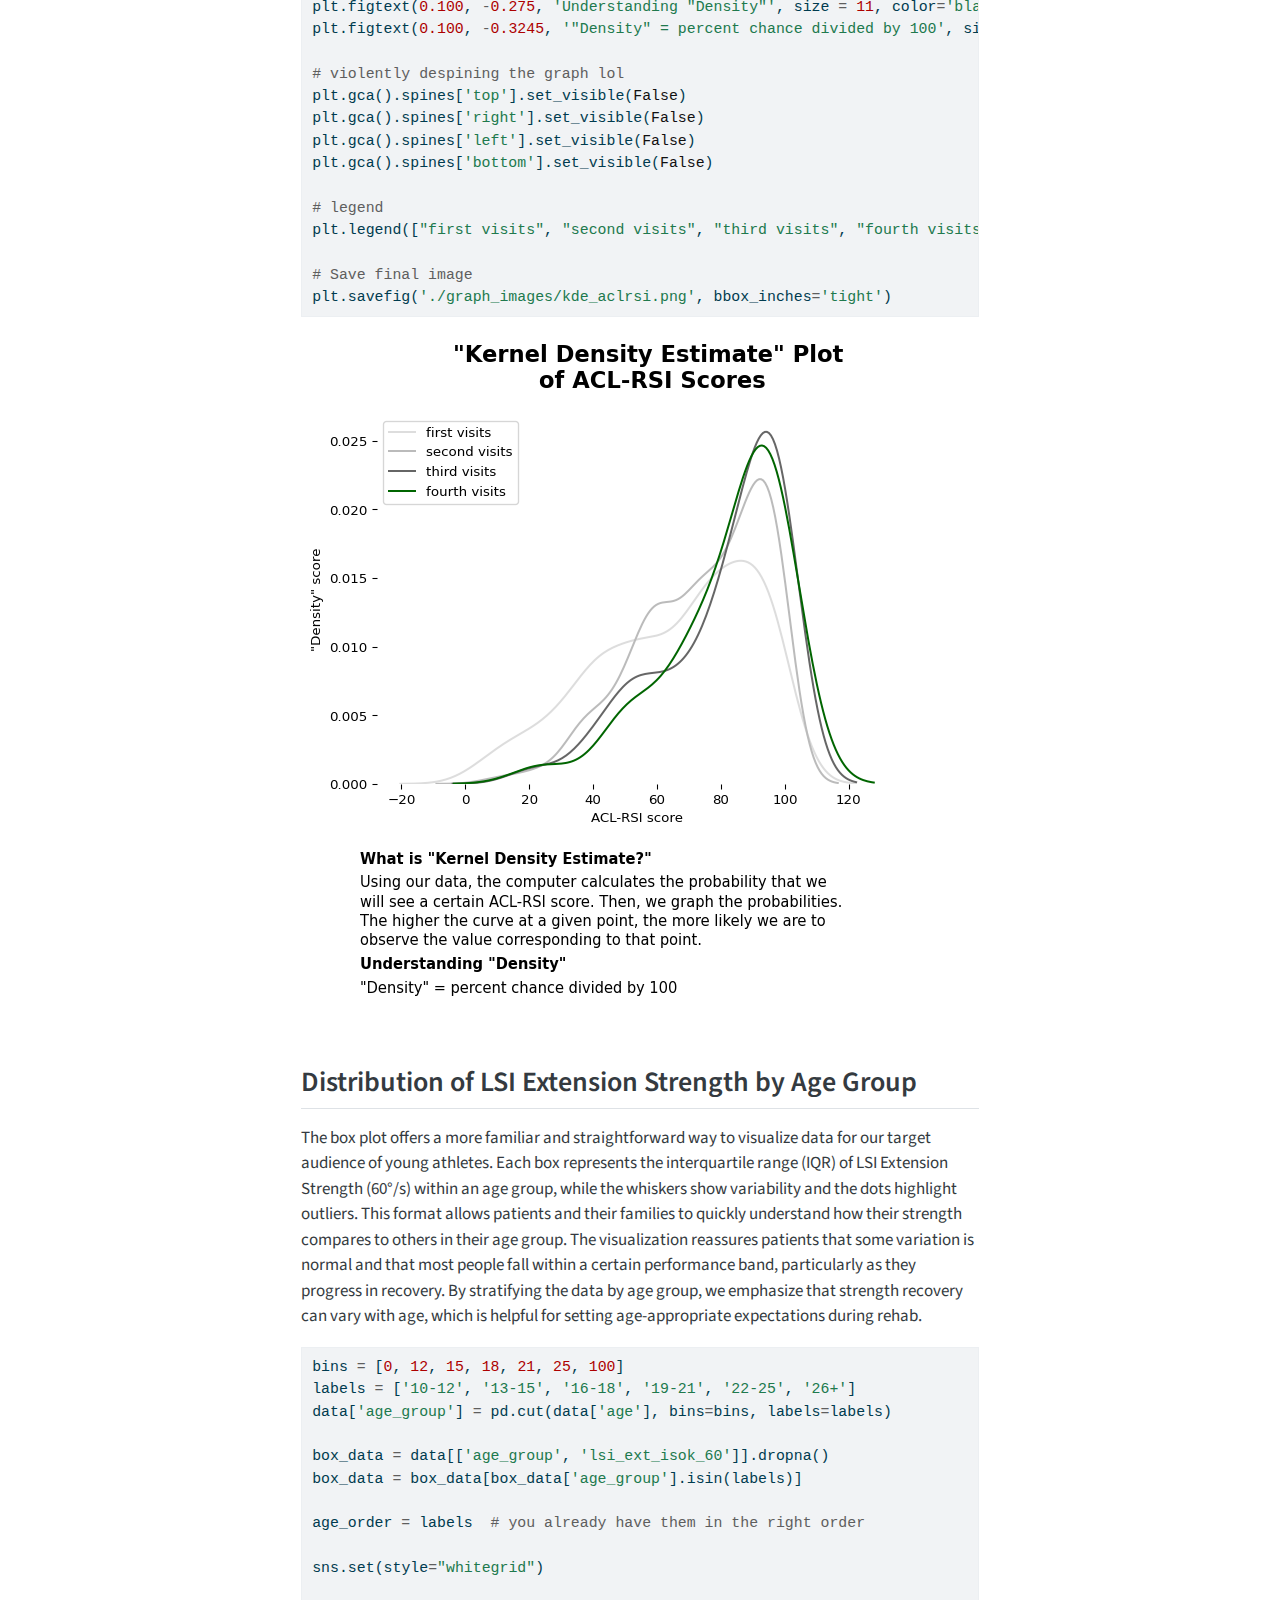
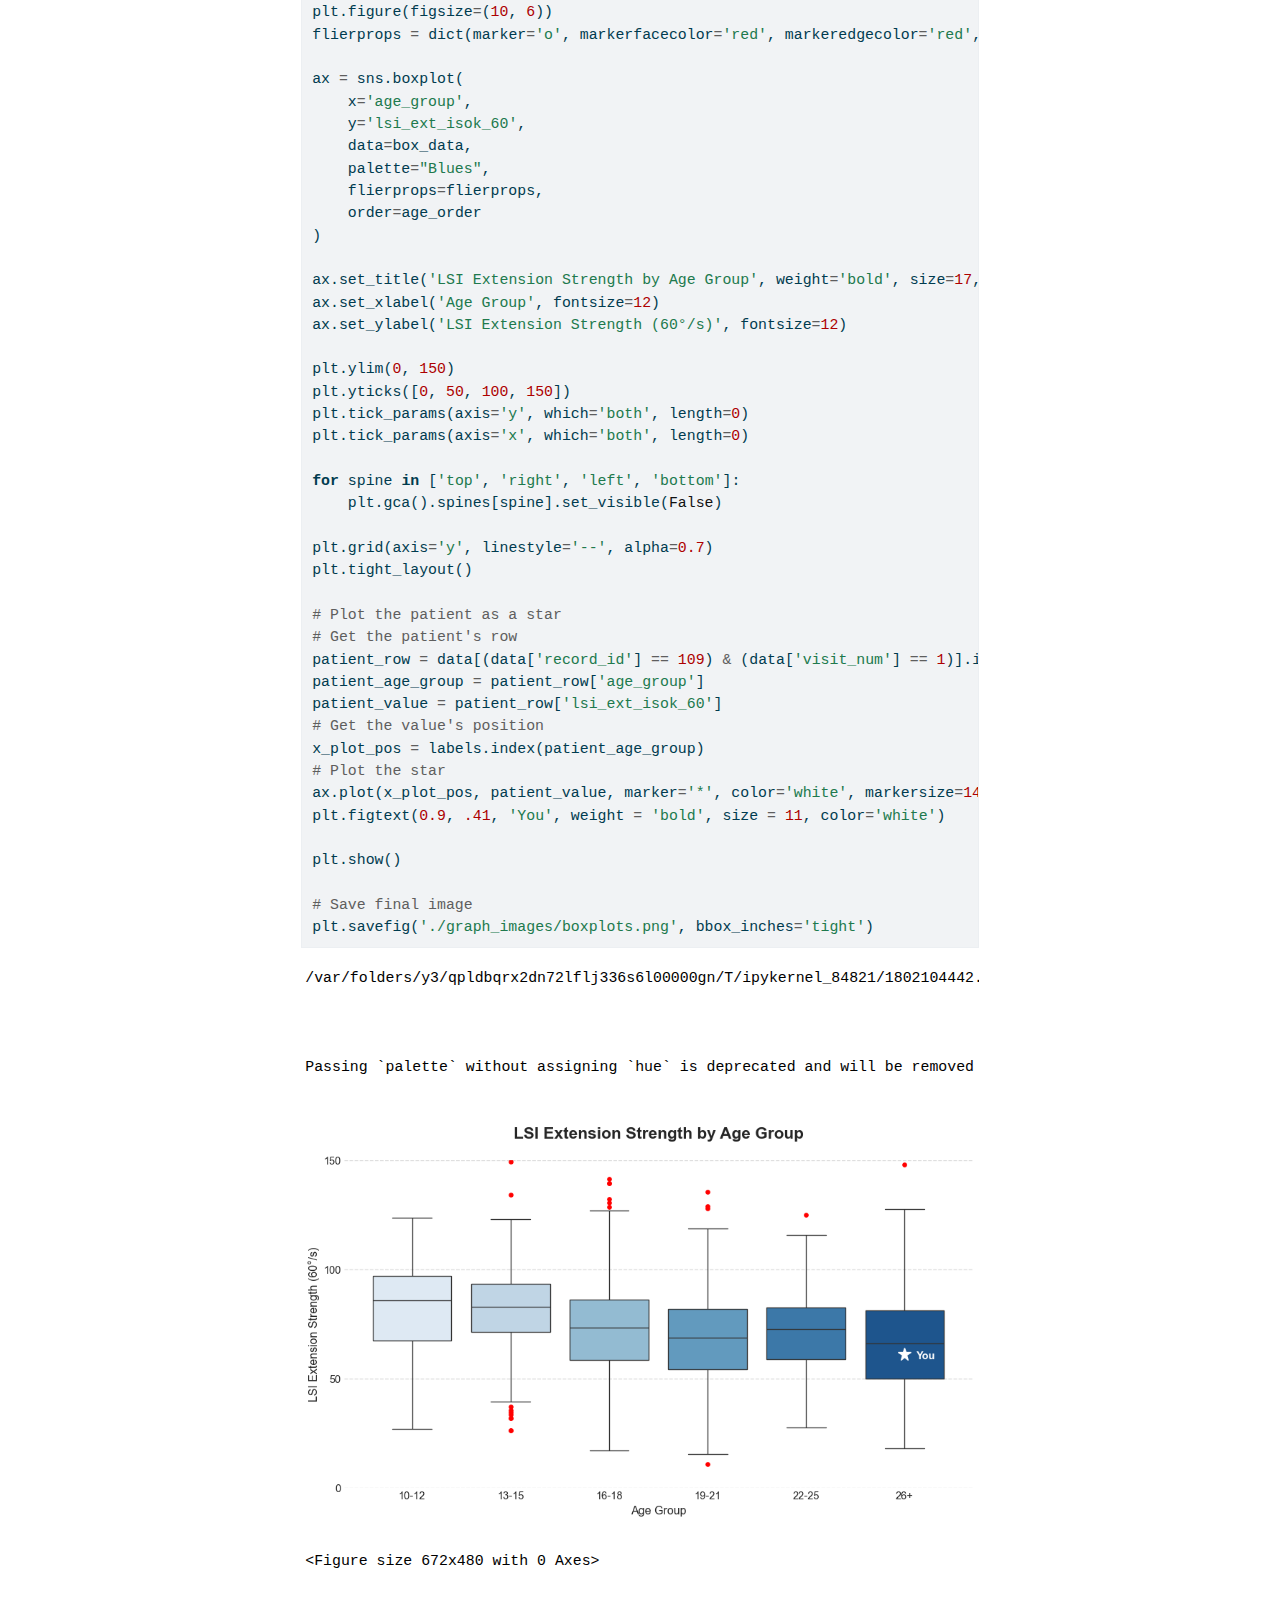
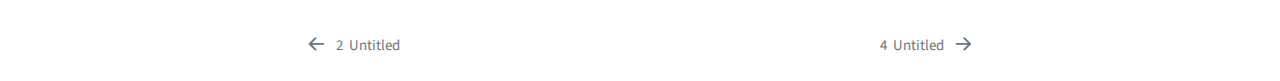
<file: docs/Graphs/Visualizations_book.html>
<!DOCTYPE html>
<html xmlns="http://www.w3.org/1999/xhtml" lang="en" xml:lang="en"><head>

<meta charset="utf-8">
<meta name="generator" content="quarto-1.6.43">

<meta name="viewport" content="width=device-width, initial-scale=1.0, user-scalable=yes">

<meta name="description" content="final project">

<title>Visualizations – DS2023 Final Project (Rename)</title>
<style>
code{white-space: pre-wrap;}
span.smallcaps{font-variant: small-caps;}
div.columns{display: flex; gap: min(4vw, 1.5em);}
div.column{flex: auto; overflow-x: auto;}
div.hanging-indent{margin-left: 1.5em; text-indent: -1.5em;}
ul.task-list{list-style: none;}
ul.task-list li input[type="checkbox"] {
  width: 0.8em;
  margin: 0 0.8em 0.2em -1em; /* quarto-specific, see https://github.com/quarto-dev/quarto-cli/issues/4556 */ 
  vertical-align: middle;
}
/* CSS for syntax highlighting */
pre > code.sourceCode { white-space: pre; position: relative; }
pre > code.sourceCode > span { line-height: 1.25; }
pre > code.sourceCode > span:empty { height: 1.2em; }
.sourceCode { overflow: visible; }
code.sourceCode > span { color: inherit; text-decoration: inherit; }
div.sourceCode { margin: 1em 0; }
pre.sourceCode { margin: 0; }
@media screen {
div.sourceCode { overflow: auto; }
}
@media print {
pre > code.sourceCode { white-space: pre-wrap; }
pre > code.sourceCode > span { display: inline-block; text-indent: -5em; padding-left: 5em; }
}
pre.numberSource code
  { counter-reset: source-line 0; }
pre.numberSource code > span
  { position: relative; left: -4em; counter-increment: source-line; }
pre.numberSource code > span > a:first-child::before
  { content: counter(source-line);
    position: relative; left: -1em; text-align: right; vertical-align: baseline;
    border: none; display: inline-block;
    -webkit-touch-callout: none; -webkit-user-select: none;
    -khtml-user-select: none; -moz-user-select: none;
    -ms-user-select: none; user-select: none;
    padding: 0 4px; width: 4em;
  }
pre.numberSource { margin-left: 3em;  padding-left: 4px; }
div.sourceCode
  {   }
@media screen {
pre > code.sourceCode > span > a:first-child::before { text-decoration: underline; }
}
</style>


<script src="../site_libs/quarto-nav/quarto-nav.js"></script>
<script src="../site_libs/quarto-nav/headroom.min.js"></script>
<script src="../site_libs/clipboard/clipboard.min.js"></script>
<script src="../site_libs/quarto-search/autocomplete.umd.js"></script>
<script src="../site_libs/quarto-search/fuse.min.js"></script>
<script src="../site_libs/quarto-search/quarto-search.js"></script>
<meta name="quarto:offset" content="../">
<link href="../datadictionary.html" rel="next">
<link href="../eda.html" rel="prev">
<link href="../logo.png" rel="icon" type="image/png">
<script src="../site_libs/quarto-html/quarto.js"></script>
<script src="../site_libs/quarto-html/popper.min.js"></script>
<script src="../site_libs/quarto-html/tippy.umd.min.js"></script>
<script src="../site_libs/quarto-html/anchor.min.js"></script>
<link href="../site_libs/quarto-html/tippy.css" rel="stylesheet">
<link href="../site_libs/quarto-html/quarto-syntax-highlighting-d4d76bf8491c20bad77d141916dc28e1.css" rel="stylesheet" id="quarto-text-highlighting-styles">
<script src="../site_libs/bootstrap/bootstrap.min.js"></script>
<link href="../site_libs/bootstrap/bootstrap-icons.css" rel="stylesheet">
<link href="../site_libs/bootstrap/bootstrap-626149efe8f5d16e1d391ba177679bf0.min.css" rel="stylesheet" append-hash="true" id="quarto-bootstrap" data-mode="light">
<script id="quarto-search-options" type="application/json">{
  "location": "sidebar",
  "copy-button": false,
  "collapse-after": 3,
  "panel-placement": "start",
  "type": "textbox",
  "limit": 50,
  "keyboard-shortcut": [
    "f",
    "/",
    "s"
  ],
  "show-item-context": false,
  "language": {
    "search-no-results-text": "No results",
    "search-matching-documents-text": "matching documents",
    "search-copy-link-title": "Copy link to search",
    "search-hide-matches-text": "Hide additional matches",
    "search-more-match-text": "more match in this document",
    "search-more-matches-text": "more matches in this document",
    "search-clear-button-title": "Clear",
    "search-text-placeholder": "",
    "search-detached-cancel-button-title": "Cancel",
    "search-submit-button-title": "Submit",
    "search-label": "Search"
  }
}</script>


</head>

<body class="nav-sidebar floating">

<div id="quarto-search-results"></div>
  <header id="quarto-header" class="headroom fixed-top">
  <nav class="quarto-secondary-nav">
    <div class="container-fluid d-flex">
      <button type="button" class="quarto-btn-toggle btn" data-bs-toggle="collapse" role="button" data-bs-target=".quarto-sidebar-collapse-item" aria-controls="quarto-sidebar" aria-expanded="false" aria-label="Toggle sidebar navigation" onclick="if (window.quartoToggleHeadroom) { window.quartoToggleHeadroom(); }">
        <i class="bi bi-layout-text-sidebar-reverse"></i>
      </button>
        <nav class="quarto-page-breadcrumbs" aria-label="breadcrumb"><ol class="breadcrumb"><li class="breadcrumb-item"><a href="../Graphs/Visualizations_book.html"><span class="chapter-number">3</span>&nbsp; <span class="chapter-title">Visualizations</span></a></li></ol></nav>
        <a class="flex-grow-1" role="navigation" data-bs-toggle="collapse" data-bs-target=".quarto-sidebar-collapse-item" aria-controls="quarto-sidebar" aria-expanded="false" aria-label="Toggle sidebar navigation" onclick="if (window.quartoToggleHeadroom) { window.quartoToggleHeadroom(); }">      
        </a>
      <button type="button" class="btn quarto-search-button" aria-label="Search" onclick="window.quartoOpenSearch();">
        <i class="bi bi-search"></i>
      </button>
    </div>
  </nav>
</header>
<!-- content -->
<div id="quarto-content" class="quarto-container page-columns page-rows-contents page-layout-article">
<!-- sidebar -->
  <nav id="quarto-sidebar" class="sidebar collapse collapse-horizontal quarto-sidebar-collapse-item sidebar-navigation floating overflow-auto">
    <div class="pt-lg-2 mt-2 text-left sidebar-header sidebar-header-stacked">
      <a href="../index.html" class="sidebar-logo-link">
      <img src="../logo.png" alt="" class="sidebar-logo py-0 d-lg-inline d-none">
      </a>
    <div class="sidebar-title mb-0 py-0">
      <a href="../">DS2023 Final Project (Rename)</a> 
    </div>
      </div>
        <div class="mt-2 flex-shrink-0 align-items-center">
        <div class="sidebar-search">
        <div id="quarto-search" class="" title="Search"></div>
        </div>
        </div>
    <div class="sidebar-menu-container"> 
    <ul class="list-unstyled mt-1">
        <li class="sidebar-item">
  <div class="sidebar-item-container"> 
  <a href="../index.html" class="sidebar-item-text sidebar-link">
 <span class="menu-text">Preface</span></a>
  </div>
</li>
        <li class="sidebar-item">
  <div class="sidebar-item-container"> 
  <a href="../EDA/datacleaning_forbook.html" class="sidebar-item-text sidebar-link">
 <span class="menu-text"><span class="chapter-number">1</span>&nbsp; <span class="chapter-title">Data Cleaning</span></span></a>
  </div>
</li>
        <li class="sidebar-item">
  <div class="sidebar-item-container"> 
  <a href="../eda.html" class="sidebar-item-text sidebar-link">
 <span class="menu-text"><span class="chapter-number">2</span>&nbsp; <span class="chapter-title">Untitled</span></span></a>
  </div>
</li>
        <li class="sidebar-item">
  <div class="sidebar-item-container"> 
  <a href="../Graphs/Visualizations_book.html" class="sidebar-item-text sidebar-link active">
 <span class="menu-text"><span class="chapter-number">3</span>&nbsp; <span class="chapter-title">Visualizations</span></span></a>
  </div>
</li>
        <li class="sidebar-item">
  <div class="sidebar-item-container"> 
  <a href="../datadictionary.html" class="sidebar-item-text sidebar-link">
 <span class="menu-text"><span class="chapter-number">4</span>&nbsp; <span class="chapter-title">Untitled</span></span></a>
  </div>
</li>
    </ul>
    </div>
</nav>
<div id="quarto-sidebar-glass" class="quarto-sidebar-collapse-item" data-bs-toggle="collapse" data-bs-target=".quarto-sidebar-collapse-item"></div>
<!-- margin-sidebar -->
    <div id="quarto-margin-sidebar" class="sidebar margin-sidebar">
        <nav id="TOC" role="doc-toc" class="toc-active">
    <h2 id="toc-title">Table of contents</h2>
   
  <ul>
  <li><a href="#graph-1-flexion-lsi-over-time" id="toc-graph-1-flexion-lsi-over-time" class="nav-link active" data-scroll-target="#graph-1-flexion-lsi-over-time">Graph 1: Flexion LSI over time</a></li>
  <li><a href="#graph-1-continued-line-plot-series" id="toc-graph-1-continued-line-plot-series" class="nav-link" data-scroll-target="#graph-1-continued-line-plot-series">Graph 1 Continued: Line Plot Series</a></li>
  <li><a href="#graph-2-probability-distribution-of-acl-rsi-scores" id="toc-graph-2-probability-distribution-of-acl-rsi-scores" class="nav-link" data-scroll-target="#graph-2-probability-distribution-of-acl-rsi-scores">Graph 2: Probability Distribution of ACL-RSI scores</a></li>
  <li><a href="#distribution-of-lsi-extension-strength-by-age-group" id="toc-distribution-of-lsi-extension-strength-by-age-group" class="nav-link" data-scroll-target="#distribution-of-lsi-extension-strength-by-age-group">Distribution of LSI Extension Strength by Age Group</a></li>
  </ul>
</nav>
    </div>
<!-- main -->
<main class="content" id="quarto-document-content">

<header id="title-block-header" class="quarto-title-block default">
<div class="quarto-title">
<h1 class="title">Visualizations</h1>
</div>



<div class="quarto-title-meta">

    
  
    
  </div>
  


</header>


<div id="0a007039" class="cell" data-execution_count="1">
<div class="sourceCode cell-code" id="cb1"><pre class="sourceCode python code-with-copy"><code class="sourceCode python"><span id="cb1-1"><a href="#cb1-1" aria-hidden="true" tabindex="-1"></a><span class="im">import</span> matplotlib.pyplot <span class="im">as</span> plt</span>
<span id="cb1-2"><a href="#cb1-2" aria-hidden="true" tabindex="-1"></a><span class="im">import</span> pandas <span class="im">as</span> pd</span>
<span id="cb1-3"><a href="#cb1-3" aria-hidden="true" tabindex="-1"></a><span class="im">import</span> numpy <span class="im">as</span> np</span>
<span id="cb1-4"><a href="#cb1-4" aria-hidden="true" tabindex="-1"></a><span class="im">import</span> seaborn <span class="im">as</span> sns</span>
<span id="cb1-5"><a href="#cb1-5" aria-hidden="true" tabindex="-1"></a></span>
<span id="cb1-6"><a href="#cb1-6" aria-hidden="true" tabindex="-1"></a>data <span class="op">=</span> pd.read_csv(<span class="st">'../Data/final_data_cleaned.csv'</span>)</span>
<span id="cb1-7"><a href="#cb1-7" aria-hidden="true" tabindex="-1"></a>flsi_percentiles <span class="op">=</span> pd.read_csv(<span class="st">'../Data/percentiles.csv'</span>)</span></code><button title="Copy to Clipboard" class="code-copy-button"><i class="bi"></i></button></pre></div>
</div>
<section id="graph-1-flexion-lsi-over-time" class="level2">
<h2 class="anchored" data-anchor-id="graph-1-flexion-lsi-over-time">Graph 1: Flexion LSI over time</h2>
<p>When it comes to a <strong>patient</strong> understanding <strong>their</strong> ACLR recovery, being able to visually see changes across time makes understanding their recovery progress easier. Through a line plot, a patient can visually see that progression over multiple visits, allowing them to notice any irregularities that go against the general pattern, which is usually an increase in the recovery statistic. Additionally, having a background population of patients who also underwent ACLR surgery acts as a comparison point, allowing them to compare themselves to a group of people who have gone through a similar recovery process. Having the patient be able to picture themselves in the data is important, as we want for them to understand where they stand in recovery without explicitly knowing miniscule details about medical terminology. Sometimes, seeing yourself as a positive sloping line among a positive sloping population is enough to understand that recovery is going smoothly.</p>
<p>This is a line graph that captures a single patient’s recovery progress for Flexion LSI (using a randomly chosen patient with at least 4 visits). Additionally, it has Flexion LSI data over visits from all the patients in the study, which acts as a comparison point for the patient. The population data is shaded to show the IQR, which is the 25th to 75th percentile. My goal is for the patient to be able to picture himself/herself in recovery and understand that test results usually get better over time.</p>
<div id="9635484a" class="cell" data-execution_count="2">
<div class="sourceCode cell-code" id="cb2"><pre class="sourceCode python code-with-copy"><code class="sourceCode python"><span id="cb2-1"><a href="#cb2-1" aria-hidden="true" tabindex="-1"></a><span class="co"># Plot IQR 25 to 75, and fill the space between</span></span>
<span id="cb2-2"><a href="#cb2-2" aria-hidden="true" tabindex="-1"></a>plt.plot(flsi_percentiles[<span class="st">'visit_num'</span>], flsi_percentiles[<span class="st">'q25'</span>], color<span class="op">=</span><span class="st">"#E5E5E5"</span>, alpha<span class="op">=</span><span class="fl">0.5</span>)</span>
<span id="cb2-3"><a href="#cb2-3" aria-hidden="true" tabindex="-1"></a>plt.plot(flsi_percentiles[<span class="st">'visit_num'</span>], flsi_percentiles[<span class="st">'q75'</span>], color<span class="op">=</span><span class="st">"#E5E5E5"</span>, alpha<span class="op">=</span><span class="fl">0.5</span>)</span>
<span id="cb2-4"><a href="#cb2-4" aria-hidden="true" tabindex="-1"></a>plt.fill_between(flsi_percentiles[<span class="st">'visit_num'</span>], </span>
<span id="cb2-5"><a href="#cb2-5" aria-hidden="true" tabindex="-1"></a>                 flsi_percentiles[<span class="st">'q25'</span>], </span>
<span id="cb2-6"><a href="#cb2-6" aria-hidden="true" tabindex="-1"></a>                 flsi_percentiles[<span class="st">'q75'</span>], color<span class="op">=</span><span class="st">"#E5E5E5"</span>, alpha<span class="op">=</span><span class="fl">0.5</span>, label <span class="op">=</span> <span class="st">'patients'</span>)</span>
<span id="cb2-7"><a href="#cb2-7" aria-hidden="true" tabindex="-1"></a></span>
<span id="cb2-8"><a href="#cb2-8" aria-hidden="true" tabindex="-1"></a><span class="co"># Choose a patient to showcase their recovery progress</span></span>
<span id="cb2-9"><a href="#cb2-9" aria-hidden="true" tabindex="-1"></a>highlight_data <span class="op">=</span> data[data[<span class="st">'record_id'</span>] <span class="op">==</span> <span class="dv">109</span>]</span>
<span id="cb2-10"><a href="#cb2-10" aria-hidden="true" tabindex="-1"></a></span>
<span id="cb2-11"><a href="#cb2-11" aria-hidden="true" tabindex="-1"></a><span class="co"># Line plot of recovery</span></span>
<span id="cb2-12"><a href="#cb2-12" aria-hidden="true" tabindex="-1"></a>plt.plot(highlight_data[<span class="st">'visit_num'</span>], highlight_data[<span class="st">'lsi_flex_isok_60'</span>],</span>
<span id="cb2-13"><a href="#cb2-13" aria-hidden="true" tabindex="-1"></a>         linestyle<span class="op">=</span><span class="st">'-'</span>, marker<span class="op">=</span><span class="st">'o'</span>, color<span class="op">=</span><span class="st">'#00A9FF'</span>, label<span class="op">=</span><span class="st">'You'</span>)</span>
<span id="cb2-14"><a href="#cb2-14" aria-hidden="true" tabindex="-1"></a></span>
<span id="cb2-15"><a href="#cb2-15" aria-hidden="true" tabindex="-1"></a><span class="co"># Add colored dots</span></span>
<span id="cb2-16"><a href="#cb2-16" aria-hidden="true" tabindex="-1"></a>plt.plot(highlight_data[<span class="st">'visit_num'</span>].iloc[<span class="dv">0</span>], highlight_data[<span class="st">'lsi_flex_isok_60'</span>].iloc[<span class="dv">0</span>], marker<span class="op">=</span><span class="st">'o'</span>, color<span class="op">=</span><span class="st">'#E5383B'</span>, markersize<span class="op">=</span><span class="dv">6</span>)</span>
<span id="cb2-17"><a href="#cb2-17" aria-hidden="true" tabindex="-1"></a>plt.plot(highlight_data[<span class="st">'visit_num'</span>].iloc[<span class="dv">3</span>], highlight_data[<span class="st">'lsi_flex_isok_60'</span>].iloc[<span class="dv">3</span>], marker<span class="op">=</span><span class="st">'o'</span>, color<span class="op">=</span><span class="st">'#2DC653'</span>, markersize<span class="op">=</span><span class="dv">6</span>)</span>
<span id="cb2-18"><a href="#cb2-18" aria-hidden="true" tabindex="-1"></a></span>
<span id="cb2-19"><a href="#cb2-19" aria-hidden="true" tabindex="-1"></a><span class="co"># Add titles/labels/text</span></span>
<span id="cb2-20"><a href="#cb2-20" aria-hidden="true" tabindex="-1"></a>plt.title(<span class="st">'Tracking Your Flexion LSI Recovery Over Visits'</span>, weight<span class="op">=</span><span class="st">'bold'</span>, size<span class="op">=</span><span class="dv">17</span>, x<span class="op">=</span><span class="fl">0.522</span>, y<span class="op">=</span><span class="fl">1.1</span>, fontfamily<span class="op">=</span><span class="st">'Sinhala Sangam MN'</span>)</span>
<span id="cb2-21"><a href="#cb2-21" aria-hidden="true" tabindex="-1"></a>plt.figtext(<span class="fl">0.91</span>, <span class="fl">0.76</span>, <span class="st">'Your Progress'</span>, size <span class="op">=</span> <span class="dv">12</span>, color<span class="op">=</span><span class="st">'#00A9FF'</span>, fontfamily<span class="op">=</span><span class="st">'Sinhala Sangam MN'</span>)</span>
<span id="cb2-22"><a href="#cb2-22" aria-hidden="true" tabindex="-1"></a>plt.figtext(<span class="fl">0.91</span>, <span class="fl">0.68</span>, <span class="st">"Other Patients' IQR"</span>, size <span class="op">=</span> <span class="dv">12</span>, color<span class="op">=</span><span class="st">'gray'</span>, fontfamily<span class="op">=</span><span class="st">'Sinhala Sangam MN'</span>)</span>
<span id="cb2-23"><a href="#cb2-23" aria-hidden="true" tabindex="-1"></a>plt.figtext(<span class="fl">0.91</span>, <span class="fl">0.63</span>, <span class="st">"(Middle 50%)"</span>, size <span class="op">=</span> <span class="dv">12</span>, color<span class="op">=</span><span class="st">'gray'</span>, fontfamily<span class="op">=</span><span class="st">'Sinhala Sangam MN'</span>)</span>
<span id="cb2-24"><a href="#cb2-24" aria-hidden="true" tabindex="-1"></a>plt.figtext(<span class="fl">0.182</span>, <span class="fl">0.0755</span>, <span class="st">"st Visit ..."</span>, size <span class="op">=</span> <span class="dv">11</span>, color<span class="op">=</span><span class="st">'black'</span>, fontfamily<span class="op">=</span><span class="st">'Sinhala Sangam MN'</span>)</span>
<span id="cb2-25"><a href="#cb2-25" aria-hidden="true" tabindex="-1"></a>plt.figtext(<span class="fl">0.165</span>, <span class="fl">0.019</span>, <span class="st">"Note: Data from Patient ID 109"</span>, size <span class="op">=</span> <span class="dv">11</span>, color<span class="op">=</span><span class="st">'gray'</span>, fontfamily<span class="op">=</span><span class="st">'Sinhala Sangam MN'</span>)</span>
<span id="cb2-26"><a href="#cb2-26" aria-hidden="true" tabindex="-1"></a></span>
<span id="cb2-27"><a href="#cb2-27" aria-hidden="true" tabindex="-1"></a><span class="co"># Customize graph</span></span>
<span id="cb2-28"><a href="#cb2-28" aria-hidden="true" tabindex="-1"></a>plt.xlim(<span class="fl">.8</span>, <span class="fl">4.07</span>)</span>
<span id="cb2-29"><a href="#cb2-29" aria-hidden="true" tabindex="-1"></a>plt.xticks([<span class="dv">1</span>, <span class="dv">2</span>, <span class="dv">3</span>, <span class="dv">4</span>])</span>
<span id="cb2-30"><a href="#cb2-30" aria-hidden="true" tabindex="-1"></a>plt.ylim(<span class="dv">76</span>, <span class="dv">100</span>)</span>
<span id="cb2-31"><a href="#cb2-31" aria-hidden="true" tabindex="-1"></a>plt.yticks([<span class="dv">80</span>, <span class="dv">90</span>, <span class="dv">100</span>])</span>
<span id="cb2-32"><a href="#cb2-32" aria-hidden="true" tabindex="-1"></a></span>
<span id="cb2-33"><a href="#cb2-33" aria-hidden="true" tabindex="-1"></a>plt.tick_params(axis<span class="op">=</span><span class="st">'y'</span>, which<span class="op">=</span><span class="st">'both'</span>,length<span class="op">=</span><span class="dv">0</span>)</span>
<span id="cb2-34"><a href="#cb2-34" aria-hidden="true" tabindex="-1"></a>plt.tick_params(axis<span class="op">=</span><span class="st">'x'</span>, which<span class="op">=</span><span class="st">'both'</span>,length<span class="op">=</span><span class="dv">0</span>)</span>
<span id="cb2-35"><a href="#cb2-35" aria-hidden="true" tabindex="-1"></a></span>
<span id="cb2-36"><a href="#cb2-36" aria-hidden="true" tabindex="-1"></a>plt.gca().spines[<span class="st">'top'</span>].set_visible(<span class="va">False</span>)</span>
<span id="cb2-37"><a href="#cb2-37" aria-hidden="true" tabindex="-1"></a>plt.gca().spines[<span class="st">'right'</span>].set_visible(<span class="va">False</span>)</span>
<span id="cb2-38"><a href="#cb2-38" aria-hidden="true" tabindex="-1"></a>plt.gca().spines[<span class="st">'left'</span>].set_visible(<span class="va">False</span>)</span>
<span id="cb2-39"><a href="#cb2-39" aria-hidden="true" tabindex="-1"></a>plt.gca().spines[<span class="st">'bottom'</span>].set_visible(<span class="va">False</span>)</span>
<span id="cb2-40"><a href="#cb2-40" aria-hidden="true" tabindex="-1"></a></span>
<span id="cb2-41"><a href="#cb2-41" aria-hidden="true" tabindex="-1"></a>plt.grid(axis<span class="op">=</span><span class="st">'y'</span>, linestyle <span class="op">=</span> <span class="st">'--'</span>)</span>
<span id="cb2-42"><a href="#cb2-42" aria-hidden="true" tabindex="-1"></a></span>
<span id="cb2-43"><a href="#cb2-43" aria-hidden="true" tabindex="-1"></a><span class="co"># Save final image</span></span>
<span id="cb2-44"><a href="#cb2-44" aria-hidden="true" tabindex="-1"></a>plt.savefig(<span class="st">"./graph_images/lsi_flexion_line.png"</span>, bbox_inches<span class="op">=</span><span class="st">'tight'</span>)</span></code><button title="Copy to Clipboard" class="code-copy-button"><i class="bi"></i></button></pre></div>
<div class="cell-output cell-output-display">
<div>
<figure class="figure">
<p><img src="Visualizations_book_files/figure-html/cell-3-output-1.png" class="img-fluid figure-img"></p>
</figure>
</div>
</div>
</div>
</section>
<section id="graph-1-continued-line-plot-series" class="level2">
<h2 class="anchored" data-anchor-id="graph-1-continued-line-plot-series">Graph 1 Continued: Line Plot Series</h2>
<p>As a continuation from the first graph, this visualization shows subplots of three LSI (limb symmetry index) scores across visits. Patients may find it helpful to see how their different functional assessments differ. The goal of this graph is for the patient to easily see their improvements or deficiencies.</p>
<div id="a3b91e7c" class="cell" data-execution_count="3">
<div class="sourceCode cell-code" id="cb3"><pre class="sourceCode python code-with-copy"><code class="sourceCode python"><span id="cb3-1"><a href="#cb3-1" aria-hidden="true" tabindex="-1"></a><span class="co"># Create data for subplots</span></span>
<span id="cb3-2"><a href="#cb3-2" aria-hidden="true" tabindex="-1"></a></span>
<span id="cb3-3"><a href="#cb3-3" aria-hidden="true" tabindex="-1"></a><span class="co"># Extension LSI</span></span>
<span id="cb3-4"><a href="#cb3-4" aria-hidden="true" tabindex="-1"></a><span class="co"># Find the 25th and 75th percentile for each visit (1,2,3,4,...)</span></span>
<span id="cb3-5"><a href="#cb3-5" aria-hidden="true" tabindex="-1"></a>elsi_percentiles <span class="op">=</span> data.groupby(<span class="st">'redcap_event_name'</span>)[<span class="st">'lsi_ext_isok_60'</span>].agg(mean<span class="op">=</span><span class="st">'mean'</span>,q25<span class="op">=</span><span class="st">'quantile'</span>, q75<span class="op">=</span><span class="st">'quantile'</span>).reset_index()</span>
<span id="cb3-6"><a href="#cb3-6" aria-hidden="true" tabindex="-1"></a>elsi_percentiles[<span class="st">'q25'</span>] <span class="op">=</span> data.groupby(<span class="st">'redcap_event_name'</span>)[<span class="st">'lsi_ext_isok_60'</span>].quantile(<span class="fl">0.40</span>).values</span>
<span id="cb3-7"><a href="#cb3-7" aria-hidden="true" tabindex="-1"></a>elsi_percentiles[<span class="st">'q75'</span>] <span class="op">=</span> data.groupby(<span class="st">'redcap_event_name'</span>)[<span class="st">'lsi_ext_isok_60'</span>].quantile(<span class="fl">0.60</span>).values</span>
<span id="cb3-8"><a href="#cb3-8" aria-hidden="true" tabindex="-1"></a></span>
<span id="cb3-9"><a href="#cb3-9" aria-hidden="true" tabindex="-1"></a>visit_map <span class="op">=</span> {</span>
<span id="cb3-10"><a href="#cb3-10" aria-hidden="true" tabindex="-1"></a>    <span class="st">'visit_1_arm_1'</span>: <span class="dv">1</span>,</span>
<span id="cb3-11"><a href="#cb3-11" aria-hidden="true" tabindex="-1"></a>    <span class="st">'visit_2_arm_1'</span>: <span class="dv">2</span>,</span>
<span id="cb3-12"><a href="#cb3-12" aria-hidden="true" tabindex="-1"></a>    <span class="st">'visit_3_arm_1'</span>: <span class="dv">3</span>,</span>
<span id="cb3-13"><a href="#cb3-13" aria-hidden="true" tabindex="-1"></a>    <span class="st">'visit_4_arm_1'</span>: <span class="dv">4</span>,</span>
<span id="cb3-14"><a href="#cb3-14" aria-hidden="true" tabindex="-1"></a>    <span class="st">'visit_5_arm_1'</span>: <span class="dv">5</span>,</span>
<span id="cb3-15"><a href="#cb3-15" aria-hidden="true" tabindex="-1"></a>    <span class="st">'visit_6_arm_1'</span>: <span class="dv">6</span>,</span>
<span id="cb3-16"><a href="#cb3-16" aria-hidden="true" tabindex="-1"></a>    <span class="st">'visit_7_arm_1'</span>: <span class="dv">7</span>,</span>
<span id="cb3-17"><a href="#cb3-17" aria-hidden="true" tabindex="-1"></a>    <span class="st">'visit_8_arm_1'</span>: <span class="dv">8</span>,</span>
<span id="cb3-18"><a href="#cb3-18" aria-hidden="true" tabindex="-1"></a>    <span class="st">'visit_9_arm_1'</span>: <span class="dv">9</span>}</span>
<span id="cb3-19"><a href="#cb3-19" aria-hidden="true" tabindex="-1"></a></span>
<span id="cb3-20"><a href="#cb3-20" aria-hidden="true" tabindex="-1"></a><span class="co"># Create a new column with just the visit number</span></span>
<span id="cb3-21"><a href="#cb3-21" aria-hidden="true" tabindex="-1"></a>elsi_percentiles[<span class="st">'visit_num'</span>] <span class="op">=</span> elsi_percentiles[<span class="st">'redcap_event_name'</span>].<span class="bu">map</span>(visit_map)</span>
<span id="cb3-22"><a href="#cb3-22" aria-hidden="true" tabindex="-1"></a>elsi_percentiles[<span class="st">'visit_num'</span>] <span class="op">=</span> pd.to_numeric(elsi_percentiles[<span class="st">'visit_num'</span>], errors<span class="op">=</span><span class="st">'coerce'</span>).astype(<span class="st">'Int64'</span>)</span>
<span id="cb3-23"><a href="#cb3-23" aria-hidden="true" tabindex="-1"></a>elsi_percentiles <span class="op">=</span> elsi_percentiles[elsi_percentiles[<span class="st">'redcap_event_name'</span>] <span class="op">!=</span> <span class="st">'data_upload_arm_2'</span>] <span class="co"># remove unneeded values</span></span>
<span id="cb3-24"><a href="#cb3-24" aria-hidden="true" tabindex="-1"></a></span>
<span id="cb3-25"><a href="#cb3-25" aria-hidden="true" tabindex="-1"></a><span class="co"># SH LSI</span></span>
<span id="cb3-26"><a href="#cb3-26" aria-hidden="true" tabindex="-1"></a><span class="co"># Find the 25th and 75th percentiles</span></span>
<span id="cb3-27"><a href="#cb3-27" aria-hidden="true" tabindex="-1"></a>sh_lsi_percentiles <span class="op">=</span> data.groupby(<span class="st">'redcap_event_name'</span>)[<span class="st">'sh_lsi'</span>].agg(q25<span class="op">=</span><span class="kw">lambda</span> x: x.quantile(<span class="fl">0.4</span>), q75<span class="op">=</span><span class="kw">lambda</span> x: x.quantile(<span class="fl">0.6</span>)).reset_index()</span>
<span id="cb3-28"><a href="#cb3-28" aria-hidden="true" tabindex="-1"></a>sh_lsi_percentiles[<span class="st">'visit_num'</span>] <span class="op">=</span> sh_lsi_percentiles[<span class="st">'redcap_event_name'</span>].<span class="bu">map</span>(visit_map)</span>
<span id="cb3-29"><a href="#cb3-29" aria-hidden="true" tabindex="-1"></a>sh_lsi_percentiles <span class="op">=</span> sh_lsi_percentiles[sh_lsi_percentiles[<span class="st">'redcap_event_name'</span>] <span class="op">!=</span> <span class="st">'data_upload_arm_2'</span>]</span></code><button title="Copy to Clipboard" class="code-copy-button"><i class="bi"></i></button></pre></div>
</div>
<div id="ecd691bd" class="cell" data-execution_count="4">
<div class="sourceCode cell-code" id="cb4"><pre class="sourceCode python code-with-copy"><code class="sourceCode python"><span id="cb4-1"><a href="#cb4-1" aria-hidden="true" tabindex="-1"></a>fig, axs <span class="op">=</span> plt.subplots(<span class="dv">3</span>,<span class="dv">1</span>, figsize<span class="op">=</span>(<span class="dv">6</span>, <span class="dv">18</span>)) <span class="co"># set the figure size and have 3 small multiples within the figure</span></span>
<span id="cb4-2"><a href="#cb4-2" aria-hidden="true" tabindex="-1"></a></span>
<span id="cb4-3"><a href="#cb4-3" aria-hidden="true" tabindex="-1"></a>axs <span class="op">=</span> axs.flatten()</span>
<span id="cb4-4"><a href="#cb4-4" aria-hidden="true" tabindex="-1"></a>highlight_data <span class="op">=</span> data[data[<span class="st">'record_id'</span>] <span class="op">==</span> <span class="dv">109</span>] <span class="co"># use patient 109 for consistency</span></span>
<span id="cb4-5"><a href="#cb4-5" aria-hidden="true" tabindex="-1"></a></span>
<span id="cb4-6"><a href="#cb4-6" aria-hidden="true" tabindex="-1"></a><span class="co"># Plot 1: Flexion LSI ---------------------------------------------------------------------------------------------------------------</span></span>
<span id="cb4-7"><a href="#cb4-7" aria-hidden="true" tabindex="-1"></a>axs[<span class="dv">0</span>].plot(highlight_data[<span class="st">'visit_num'</span>], highlight_data[<span class="st">'lsi_flex_isok_60'</span>], linestyle<span class="op">=</span><span class="st">'-'</span>, marker<span class="op">=</span><span class="st">'o'</span>, color<span class="op">=</span><span class="st">'#00A9FF'</span>, label<span class="op">=</span><span class="st">'You'</span>)</span>
<span id="cb4-8"><a href="#cb4-8" aria-hidden="true" tabindex="-1"></a></span>
<span id="cb4-9"><a href="#cb4-9" aria-hidden="true" tabindex="-1"></a><span class="co"># Plot and fill in IQR data</span></span>
<span id="cb4-10"><a href="#cb4-10" aria-hidden="true" tabindex="-1"></a>axs[<span class="dv">0</span>].plot(flsi_percentiles[<span class="st">'visit_num'</span>], flsi_percentiles[<span class="st">'q25'</span>], color<span class="op">=</span><span class="st">"#E5E5E5"</span>, alpha<span class="op">=</span><span class="fl">0.5</span>)</span>
<span id="cb4-11"><a href="#cb4-11" aria-hidden="true" tabindex="-1"></a>axs[<span class="dv">0</span>].plot(flsi_percentiles[<span class="st">'visit_num'</span>], flsi_percentiles[<span class="st">'q75'</span>], color<span class="op">=</span><span class="st">"#E5E5E5"</span>, alpha<span class="op">=</span><span class="fl">0.5</span>)</span>
<span id="cb4-12"><a href="#cb4-12" aria-hidden="true" tabindex="-1"></a>axs[<span class="dv">0</span>].fill_between(flsi_percentiles[<span class="st">'visit_num'</span>], </span>
<span id="cb4-13"><a href="#cb4-13" aria-hidden="true" tabindex="-1"></a>                 flsi_percentiles[<span class="st">'q25'</span>], </span>
<span id="cb4-14"><a href="#cb4-14" aria-hidden="true" tabindex="-1"></a>                 flsi_percentiles[<span class="st">'q75'</span>], color<span class="op">=</span><span class="st">"#E5E5E5"</span>, alpha<span class="op">=</span><span class="fl">0.5</span>, label <span class="op">=</span> <span class="st">'patients'</span>)</span>
<span id="cb4-15"><a href="#cb4-15" aria-hidden="true" tabindex="-1"></a></span>
<span id="cb4-16"><a href="#cb4-16" aria-hidden="true" tabindex="-1"></a><span class="co"># Add colored dots</span></span>
<span id="cb4-17"><a href="#cb4-17" aria-hidden="true" tabindex="-1"></a>axs[<span class="dv">0</span>].plot(highlight_data[<span class="st">'visit_num'</span>].iloc[<span class="dv">0</span>], highlight_data[<span class="st">'lsi_flex_isok_60'</span>].iloc[<span class="dv">0</span>], marker<span class="op">=</span><span class="st">'o'</span>, color<span class="op">=</span><span class="st">'#E5383B'</span>, markersize<span class="op">=</span><span class="dv">6</span>)</span>
<span id="cb4-18"><a href="#cb4-18" aria-hidden="true" tabindex="-1"></a>axs[<span class="dv">0</span>].plot(highlight_data[<span class="st">'visit_num'</span>].iloc[<span class="dv">3</span>], highlight_data[<span class="st">'lsi_flex_isok_60'</span>].iloc[<span class="dv">3</span>], marker<span class="op">=</span><span class="st">'o'</span>, color<span class="op">=</span><span class="st">'#2DC653'</span>, markersize<span class="op">=</span><span class="dv">6</span>)</span>
<span id="cb4-19"><a href="#cb4-19" aria-hidden="true" tabindex="-1"></a></span>
<span id="cb4-20"><a href="#cb4-20" aria-hidden="true" tabindex="-1"></a><span class="co"># Add title and customize graph</span></span>
<span id="cb4-21"><a href="#cb4-21" aria-hidden="true" tabindex="-1"></a>axs[<span class="dv">0</span>].set_title(<span class="st">'Flexion LSI Recovery Over Visits'</span>, weight<span class="op">=</span><span class="st">'bold'</span>, size<span class="op">=</span><span class="dv">17</span>, x<span class="op">=</span><span class="fl">0.4</span>, y<span class="op">=</span><span class="fl">1.1</span>, fontfamily<span class="op">=</span><span class="st">'Sinhala Sangam MN'</span>)</span>
<span id="cb4-22"><a href="#cb4-22" aria-hidden="true" tabindex="-1"></a>axs[<span class="dv">0</span>].set_xlim(<span class="fl">.8</span>, <span class="fl">4.07</span>)</span>
<span id="cb4-23"><a href="#cb4-23" aria-hidden="true" tabindex="-1"></a>axs[<span class="dv">0</span>].set_xticks([<span class="dv">1</span>, <span class="dv">2</span>, <span class="dv">3</span>, <span class="dv">4</span>])</span>
<span id="cb4-24"><a href="#cb4-24" aria-hidden="true" tabindex="-1"></a>axs[<span class="dv">0</span>].set_ylim(<span class="dv">76</span>, <span class="dv">100</span>)</span>
<span id="cb4-25"><a href="#cb4-25" aria-hidden="true" tabindex="-1"></a>axs[<span class="dv">0</span>].set_yticks([<span class="dv">80</span>, <span class="dv">90</span>, <span class="dv">100</span>])</span>
<span id="cb4-26"><a href="#cb4-26" aria-hidden="true" tabindex="-1"></a>axs[<span class="dv">0</span>].tick_params(axis<span class="op">=</span><span class="st">'y'</span>, which<span class="op">=</span><span class="st">'both'</span>,length<span class="op">=</span><span class="dv">0</span>)</span>
<span id="cb4-27"><a href="#cb4-27" aria-hidden="true" tabindex="-1"></a>axs[<span class="dv">0</span>].tick_params(axis<span class="op">=</span><span class="st">'x'</span>, which<span class="op">=</span><span class="st">'both'</span>,length<span class="op">=</span><span class="dv">0</span>)</span>
<span id="cb4-28"><a href="#cb4-28" aria-hidden="true" tabindex="-1"></a>axs[<span class="dv">0</span>].spines[<span class="st">'top'</span>].set_visible(<span class="va">False</span>)</span>
<span id="cb4-29"><a href="#cb4-29" aria-hidden="true" tabindex="-1"></a>axs[<span class="dv">0</span>].spines[<span class="st">'right'</span>].set_visible(<span class="va">False</span>)</span>
<span id="cb4-30"><a href="#cb4-30" aria-hidden="true" tabindex="-1"></a>axs[<span class="dv">0</span>].spines[<span class="st">'left'</span>].set_visible(<span class="va">False</span>)</span>
<span id="cb4-31"><a href="#cb4-31" aria-hidden="true" tabindex="-1"></a>axs[<span class="dv">0</span>].spines[<span class="st">'bottom'</span>].set_visible(<span class="va">False</span>)</span>
<span id="cb4-32"><a href="#cb4-32" aria-hidden="true" tabindex="-1"></a>axs[<span class="dv">0</span>].grid(axis<span class="op">=</span><span class="st">'y'</span>, linestyle <span class="op">=</span> <span class="st">'--'</span>)</span>
<span id="cb4-33"><a href="#cb4-33" aria-hidden="true" tabindex="-1"></a>plt.figtext(<span class="fl">0.91</span>, <span class="fl">0.843</span>, <span class="st">'Your Progress'</span>, size <span class="op">=</span> <span class="dv">12</span>, color<span class="op">=</span><span class="st">'#00A9FF'</span>, fontfamily<span class="op">=</span><span class="st">'Sinhala Sangam MN'</span>)</span>
<span id="cb4-34"><a href="#cb4-34" aria-hidden="true" tabindex="-1"></a>plt.figtext(<span class="fl">0.91</span>, <span class="fl">0.82</span>, <span class="st">"Other Patients' IQR"</span>, size <span class="op">=</span> <span class="dv">12</span>, color<span class="op">=</span><span class="st">'gray'</span>, fontfamily<span class="op">=</span><span class="st">'Sinhala Sangam MN'</span>)</span>
<span id="cb4-35"><a href="#cb4-35" aria-hidden="true" tabindex="-1"></a>plt.figtext(<span class="fl">0.91</span>, <span class="fl">0.806</span>, <span class="st">"(Middle 50%)"</span>, size <span class="op">=</span> <span class="dv">12</span>, color<span class="op">=</span><span class="st">'gray'</span>, fontfamily<span class="op">=</span><span class="st">'Sinhala Sangam MN'</span>)</span>
<span id="cb4-36"><a href="#cb4-36" aria-hidden="true" tabindex="-1"></a></span>
<span id="cb4-37"><a href="#cb4-37" aria-hidden="true" tabindex="-1"></a><span class="co"># Plot 2: Extension LSI ---------------------------------------------------------------------------------------------------------------</span></span>
<span id="cb4-38"><a href="#cb4-38" aria-hidden="true" tabindex="-1"></a>axs[<span class="dv">1</span>].plot(highlight_data[<span class="st">'visit_num'</span>], highlight_data[<span class="st">'lsi_ext_isok_60'</span>], linestyle<span class="op">=</span><span class="st">'-'</span>, marker<span class="op">=</span><span class="st">'o'</span>, color<span class="op">=</span><span class="st">'#3A6EA5'</span>, label<span class="op">=</span><span class="st">'You'</span>)</span>
<span id="cb4-39"><a href="#cb4-39" aria-hidden="true" tabindex="-1"></a></span>
<span id="cb4-40"><a href="#cb4-40" aria-hidden="true" tabindex="-1"></a><span class="co"># Plot and fill in IQR data</span></span>
<span id="cb4-41"><a href="#cb4-41" aria-hidden="true" tabindex="-1"></a>axs[<span class="dv">1</span>].plot(flsi_percentiles[<span class="st">'visit_num'</span>], flsi_percentiles[<span class="st">'q25'</span>], color<span class="op">=</span><span class="st">"#E5E5E5"</span>, alpha<span class="op">=</span><span class="fl">0.5</span>)</span>
<span id="cb4-42"><a href="#cb4-42" aria-hidden="true" tabindex="-1"></a>axs[<span class="dv">1</span>].plot(flsi_percentiles[<span class="st">'visit_num'</span>], flsi_percentiles[<span class="st">'q75'</span>], color<span class="op">=</span><span class="st">"#E5E5E5"</span>, alpha<span class="op">=</span><span class="fl">0.5</span>)</span>
<span id="cb4-43"><a href="#cb4-43" aria-hidden="true" tabindex="-1"></a>axs[<span class="dv">1</span>].fill_between(flsi_percentiles[<span class="st">'visit_num'</span>], </span>
<span id="cb4-44"><a href="#cb4-44" aria-hidden="true" tabindex="-1"></a>                 flsi_percentiles[<span class="st">'q25'</span>], </span>
<span id="cb4-45"><a href="#cb4-45" aria-hidden="true" tabindex="-1"></a>                 flsi_percentiles[<span class="st">'q75'</span>], color<span class="op">=</span><span class="st">"#E5E5E5"</span>, alpha<span class="op">=</span><span class="fl">0.5</span>, label <span class="op">=</span> <span class="st">'patients'</span>)</span>
<span id="cb4-46"><a href="#cb4-46" aria-hidden="true" tabindex="-1"></a></span>
<span id="cb4-47"><a href="#cb4-47" aria-hidden="true" tabindex="-1"></a><span class="co"># Add colored dots</span></span>
<span id="cb4-48"><a href="#cb4-48" aria-hidden="true" tabindex="-1"></a>axs[<span class="dv">1</span>].plot(highlight_data[<span class="st">'visit_num'</span>].iloc[<span class="dv">0</span>], highlight_data[<span class="st">'lsi_ext_isok_60'</span>].iloc[<span class="dv">0</span>], marker<span class="op">=</span><span class="st">'o'</span>, color<span class="op">=</span><span class="st">'#E5383B'</span>, markersize<span class="op">=</span><span class="dv">6</span>)</span>
<span id="cb4-49"><a href="#cb4-49" aria-hidden="true" tabindex="-1"></a>axs[<span class="dv">1</span>].plot(highlight_data[<span class="st">'visit_num'</span>].iloc[<span class="dv">3</span>], highlight_data[<span class="st">'lsi_ext_isok_60'</span>].iloc[<span class="dv">3</span>], marker<span class="op">=</span><span class="st">'o'</span>, color<span class="op">=</span><span class="st">'#2DC653'</span>, markersize<span class="op">=</span><span class="dv">6</span>)</span>
<span id="cb4-50"><a href="#cb4-50" aria-hidden="true" tabindex="-1"></a></span>
<span id="cb4-51"><a href="#cb4-51" aria-hidden="true" tabindex="-1"></a><span class="co"># Add title and customize graph</span></span>
<span id="cb4-52"><a href="#cb4-52" aria-hidden="true" tabindex="-1"></a>axs[<span class="dv">1</span>].set_title(<span class="st">'Extension LSI Recovery Over Visits'</span>, weight<span class="op">=</span><span class="st">'bold'</span>, size<span class="op">=</span><span class="dv">17</span>, x<span class="op">=</span><span class="fl">0.4</span>, y<span class="op">=</span><span class="fl">1.1</span>, fontfamily<span class="op">=</span><span class="st">'Sinhala Sangam MN'</span>)</span>
<span id="cb4-53"><a href="#cb4-53" aria-hidden="true" tabindex="-1"></a>axs[<span class="dv">1</span>].set_xlim(<span class="fl">.8</span>, <span class="fl">4.07</span>)</span>
<span id="cb4-54"><a href="#cb4-54" aria-hidden="true" tabindex="-1"></a>axs[<span class="dv">1</span>].set_xticks([<span class="dv">1</span>, <span class="dv">2</span>, <span class="dv">3</span>, <span class="dv">4</span>])</span>
<span id="cb4-55"><a href="#cb4-55" aria-hidden="true" tabindex="-1"></a>axs[<span class="dv">1</span>].set_ylim(<span class="dv">60</span>, <span class="dv">100</span>)</span>
<span id="cb4-56"><a href="#cb4-56" aria-hidden="true" tabindex="-1"></a>axs[<span class="dv">1</span>].set_yticks([<span class="dv">60</span>, <span class="dv">70</span>, <span class="dv">80</span>, <span class="dv">90</span>, <span class="dv">100</span>])</span>
<span id="cb4-57"><a href="#cb4-57" aria-hidden="true" tabindex="-1"></a>axs[<span class="dv">1</span>].tick_params(axis<span class="op">=</span><span class="st">'y'</span>, which<span class="op">=</span><span class="st">'both'</span>,length<span class="op">=</span><span class="dv">0</span>)</span>
<span id="cb4-58"><a href="#cb4-58" aria-hidden="true" tabindex="-1"></a>axs[<span class="dv">1</span>].tick_params(axis<span class="op">=</span><span class="st">'x'</span>, which<span class="op">=</span><span class="st">'both'</span>,length<span class="op">=</span><span class="dv">0</span>)</span>
<span id="cb4-59"><a href="#cb4-59" aria-hidden="true" tabindex="-1"></a>axs[<span class="dv">1</span>].spines[<span class="st">'top'</span>].set_visible(<span class="va">False</span>)</span>
<span id="cb4-60"><a href="#cb4-60" aria-hidden="true" tabindex="-1"></a>axs[<span class="dv">1</span>].spines[<span class="st">'right'</span>].set_visible(<span class="va">False</span>)</span>
<span id="cb4-61"><a href="#cb4-61" aria-hidden="true" tabindex="-1"></a>axs[<span class="dv">1</span>].spines[<span class="st">'left'</span>].set_visible(<span class="va">False</span>)</span>
<span id="cb4-62"><a href="#cb4-62" aria-hidden="true" tabindex="-1"></a>axs[<span class="dv">1</span>].spines[<span class="st">'bottom'</span>].set_visible(<span class="va">False</span>)</span>
<span id="cb4-63"><a href="#cb4-63" aria-hidden="true" tabindex="-1"></a>axs[<span class="dv">1</span>].grid(axis<span class="op">=</span><span class="st">'y'</span>, linestyle <span class="op">=</span> <span class="st">'--'</span>)</span>
<span id="cb4-64"><a href="#cb4-64" aria-hidden="true" tabindex="-1"></a>plt.figtext(<span class="fl">0.91</span>, <span class="fl">0.486</span>, <span class="st">'Your Progress'</span>, size <span class="op">=</span> <span class="dv">12</span>, color<span class="op">=</span><span class="st">'#3A6EA5'</span>, fontfamily<span class="op">=</span><span class="st">'Sinhala Sangam MN'</span>)</span>
<span id="cb4-65"><a href="#cb4-65" aria-hidden="true" tabindex="-1"></a>plt.figtext(<span class="fl">0.91</span>, <span class="fl">0.576</span>, <span class="st">"Other Patients' IQR"</span>, size <span class="op">=</span> <span class="dv">12</span>, color<span class="op">=</span><span class="st">'gray'</span>, fontfamily<span class="op">=</span><span class="st">'Sinhala Sangam MN'</span>)</span>
<span id="cb4-66"><a href="#cb4-66" aria-hidden="true" tabindex="-1"></a>plt.figtext(<span class="fl">0.91</span>, <span class="fl">0.56</span>, <span class="st">"(Middle 50%)"</span>, size <span class="op">=</span> <span class="dv">12</span>, color<span class="op">=</span><span class="st">'gray'</span>, fontfamily<span class="op">=</span><span class="st">'Sinhala Sangam MN'</span>)</span>
<span id="cb4-67"><a href="#cb4-67" aria-hidden="true" tabindex="-1"></a></span>
<span id="cb4-68"><a href="#cb4-68" aria-hidden="true" tabindex="-1"></a><span class="co"># Plot 3: Single Hop LSI ---------------------------------------------------------------------------------------------------------------</span></span>
<span id="cb4-69"><a href="#cb4-69" aria-hidden="true" tabindex="-1"></a>interpolated_sh_lsi <span class="op">=</span> highlight_data[<span class="st">'sh_lsi'</span>].interpolate() <span class="co"># Interpolate values because patient did not test for single hop lsi on 4th visit</span></span>
<span id="cb4-70"><a href="#cb4-70" aria-hidden="true" tabindex="-1"></a>axs[<span class="dv">2</span>].plot(highlight_data[<span class="st">'visit_num'</span>], highlight_data[<span class="st">'sh_lsi'</span>], linestyle<span class="op">=</span><span class="st">'-'</span>, marker<span class="op">=</span><span class="st">'o'</span>, color<span class="op">=</span><span class="st">'#38A3A5'</span>, label<span class="op">=</span><span class="st">'You'</span>)</span>
<span id="cb4-71"><a href="#cb4-71" aria-hidden="true" tabindex="-1"></a>axs[<span class="dv">2</span>].plot(highlight_data[<span class="st">'visit_num'</span>], interpolated_sh_lsi, linestyle<span class="op">=</span><span class="st">'--'</span>, color<span class="op">=</span><span class="st">'#38A3A5'</span>, label<span class="op">=</span><span class="st">'Interpolated Data'</span>)</span>
<span id="cb4-72"><a href="#cb4-72" aria-hidden="true" tabindex="-1"></a></span>
<span id="cb4-73"><a href="#cb4-73" aria-hidden="true" tabindex="-1"></a><span class="co"># Plot and fill in IQR data</span></span>
<span id="cb4-74"><a href="#cb4-74" aria-hidden="true" tabindex="-1"></a>axs[<span class="dv">2</span>].plot(sh_lsi_percentiles[<span class="st">'visit_num'</span>], sh_lsi_percentiles[<span class="st">'q25'</span>], color<span class="op">=</span><span class="st">"#E5E5E5"</span>, alpha<span class="op">=</span><span class="fl">0.5</span>)</span>
<span id="cb4-75"><a href="#cb4-75" aria-hidden="true" tabindex="-1"></a>axs[<span class="dv">2</span>].plot(sh_lsi_percentiles[<span class="st">'visit_num'</span>], sh_lsi_percentiles[<span class="st">'q75'</span>], color<span class="op">=</span><span class="st">"#E5E5E5"</span>, alpha<span class="op">=</span><span class="fl">0.5</span>)</span>
<span id="cb4-76"><a href="#cb4-76" aria-hidden="true" tabindex="-1"></a>axs[<span class="dv">2</span>].fill_between(sh_lsi_percentiles[<span class="st">'visit_num'</span>], </span>
<span id="cb4-77"><a href="#cb4-77" aria-hidden="true" tabindex="-1"></a>                 sh_lsi_percentiles[<span class="st">'q25'</span>], </span>
<span id="cb4-78"><a href="#cb4-78" aria-hidden="true" tabindex="-1"></a>                 sh_lsi_percentiles[<span class="st">'q75'</span>], color<span class="op">=</span><span class="st">"#E5E5E5"</span>, alpha<span class="op">=</span><span class="fl">0.5</span>, label <span class="op">=</span> <span class="st">'patients'</span>)</span>
<span id="cb4-79"><a href="#cb4-79" aria-hidden="true" tabindex="-1"></a></span>
<span id="cb4-80"><a href="#cb4-80" aria-hidden="true" tabindex="-1"></a><span class="co"># Add colored dots</span></span>
<span id="cb4-81"><a href="#cb4-81" aria-hidden="true" tabindex="-1"></a>axs[<span class="dv">2</span>].plot(highlight_data[<span class="st">'visit_num'</span>].iloc[<span class="dv">0</span>], highlight_data[<span class="st">'sh_lsi'</span>].iloc[<span class="dv">0</span>], marker<span class="op">=</span><span class="st">'o'</span>, color<span class="op">=</span><span class="st">'#E5383B'</span>, markersize<span class="op">=</span><span class="dv">6</span>)</span>
<span id="cb4-82"><a href="#cb4-82" aria-hidden="true" tabindex="-1"></a>axs[<span class="dv">2</span>].plot(highlight_data[<span class="st">'visit_num'</span>].iloc[<span class="dv">3</span>], interpolated_sh_lsi.iloc[<span class="dv">3</span>], marker<span class="op">=</span><span class="st">'o'</span>, color<span class="op">=</span><span class="st">'#2DC653'</span>, markersize<span class="op">=</span><span class="dv">6</span>)</span>
<span id="cb4-83"><a href="#cb4-83" aria-hidden="true" tabindex="-1"></a></span>
<span id="cb4-84"><a href="#cb4-84" aria-hidden="true" tabindex="-1"></a><span class="co"># Add title and customize graph</span></span>
<span id="cb4-85"><a href="#cb4-85" aria-hidden="true" tabindex="-1"></a>axs[<span class="dv">2</span>].set_title(<span class="st">'Single Hop LSI Recovery Over Visits'</span>, weight<span class="op">=</span><span class="st">'bold'</span>, size<span class="op">=</span><span class="dv">17</span>, x<span class="op">=</span><span class="fl">0.4</span>, y<span class="op">=</span><span class="fl">1.1</span>, fontfamily<span class="op">=</span><span class="st">'Sinhala Sangam MN'</span>)</span>
<span id="cb4-86"><a href="#cb4-86" aria-hidden="true" tabindex="-1"></a>axs[<span class="dv">2</span>].set_xlim(<span class="fl">.8</span>, <span class="fl">4.07</span>)</span>
<span id="cb4-87"><a href="#cb4-87" aria-hidden="true" tabindex="-1"></a>axs[<span class="dv">2</span>].set_xticks([<span class="dv">1</span>, <span class="dv">2</span>, <span class="dv">3</span>, <span class="dv">4</span>])</span>
<span id="cb4-88"><a href="#cb4-88" aria-hidden="true" tabindex="-1"></a>axs[<span class="dv">2</span>].set_ylim(<span class="dv">70</span>, <span class="dv">100</span>)</span>
<span id="cb4-89"><a href="#cb4-89" aria-hidden="true" tabindex="-1"></a>axs[<span class="dv">2</span>].set_yticks([<span class="dv">70</span>, <span class="dv">80</span>, <span class="dv">90</span>, <span class="dv">100</span>])</span>
<span id="cb4-90"><a href="#cb4-90" aria-hidden="true" tabindex="-1"></a>axs[<span class="dv">2</span>].tick_params(axis<span class="op">=</span><span class="st">'y'</span>, which<span class="op">=</span><span class="st">'both'</span>,length<span class="op">=</span><span class="dv">0</span>)</span>
<span id="cb4-91"><a href="#cb4-91" aria-hidden="true" tabindex="-1"></a>axs[<span class="dv">2</span>].tick_params(axis<span class="op">=</span><span class="st">'x'</span>, which<span class="op">=</span><span class="st">'both'</span>,length<span class="op">=</span><span class="dv">0</span>)</span>
<span id="cb4-92"><a href="#cb4-92" aria-hidden="true" tabindex="-1"></a>axs[<span class="dv">2</span>].spines[<span class="st">'top'</span>].set_visible(<span class="va">False</span>)</span>
<span id="cb4-93"><a href="#cb4-93" aria-hidden="true" tabindex="-1"></a>axs[<span class="dv">2</span>].spines[<span class="st">'right'</span>].set_visible(<span class="va">False</span>)</span>
<span id="cb4-94"><a href="#cb4-94" aria-hidden="true" tabindex="-1"></a>axs[<span class="dv">2</span>].spines[<span class="st">'left'</span>].set_visible(<span class="va">False</span>)</span>
<span id="cb4-95"><a href="#cb4-95" aria-hidden="true" tabindex="-1"></a>axs[<span class="dv">2</span>].spines[<span class="st">'bottom'</span>].set_visible(<span class="va">False</span>)</span>
<span id="cb4-96"><a href="#cb4-96" aria-hidden="true" tabindex="-1"></a>axs[<span class="dv">2</span>].grid(axis<span class="op">=</span><span class="st">'y'</span>, linestyle <span class="op">=</span> <span class="st">'--'</span>)</span>
<span id="cb4-97"><a href="#cb4-97" aria-hidden="true" tabindex="-1"></a>plt.figtext(<span class="fl">0.91</span>, <span class="fl">0.181</span>, <span class="st">'Your Progress'</span>, size <span class="op">=</span> <span class="dv">12</span>, color<span class="op">=</span><span class="st">'#38A3A5'</span>, fontfamily<span class="op">=</span><span class="st">'Sinhala Sangam MN'</span>)</span>
<span id="cb4-98"><a href="#cb4-98" aria-hidden="true" tabindex="-1"></a>plt.figtext(<span class="fl">0.91</span>, <span class="fl">0.301</span>, <span class="st">"Other Patients' IQR"</span>, size <span class="op">=</span> <span class="dv">12</span>, color<span class="op">=</span><span class="st">'gray'</span>, fontfamily<span class="op">=</span><span class="st">'Sinhala Sangam MN'</span>)</span>
<span id="cb4-99"><a href="#cb4-99" aria-hidden="true" tabindex="-1"></a>plt.figtext(<span class="fl">0.91</span>, <span class="fl">0.285</span>, <span class="st">"(Middle 50%)"</span>, size <span class="op">=</span> <span class="dv">12</span>, color<span class="op">=</span><span class="st">'gray'</span>, fontfamily<span class="op">=</span><span class="st">'Sinhala Sangam MN'</span>)</span>
<span id="cb4-100"><a href="#cb4-100" aria-hidden="true" tabindex="-1"></a></span>
<span id="cb4-101"><a href="#cb4-101" aria-hidden="true" tabindex="-1"></a><span class="co"># Overall graph customizations ---------------------------------------------------------------------------------------------------------------</span></span>
<span id="cb4-102"><a href="#cb4-102" aria-hidden="true" tabindex="-1"></a>plt.figtext(<span class="fl">0.182</span>, <span class="fl">0.657</span>, <span class="st">"st Visit ..."</span>, size <span class="op">=</span> <span class="dv">11</span>, color<span class="op">=</span><span class="st">'black'</span>, fontfamily<span class="op">=</span><span class="st">'Sinhala Sangam MN'</span>)</span>
<span id="cb4-103"><a href="#cb4-103" aria-hidden="true" tabindex="-1"></a>plt.figtext(<span class="fl">0.165</span>, <span class="fl">0.08</span>, <span class="st">"Note: Data from Patient ID 109"</span>, size<span class="op">=</span><span class="dv">11</span>, color<span class="op">=</span><span class="st">'gray'</span>, fontfamily<span class="op">=</span><span class="st">'Sinhala Sangam MN'</span>)</span>
<span id="cb4-104"><a href="#cb4-104" aria-hidden="true" tabindex="-1"></a>plt.suptitle(<span class="st">'Tracking Your ...'</span>, weight<span class="op">=</span><span class="st">'bold'</span>, fontfamily<span class="op">=</span><span class="st">'Sinhala Sangam MN'</span>, size<span class="op">=</span><span class="dv">30</span>, x<span class="op">=</span><span class="fl">0.39</span>, y<span class="op">=</span><span class="fl">.955</span>)</span>
<span id="cb4-105"><a href="#cb4-105" aria-hidden="true" tabindex="-1"></a>plt.subplots_adjust(hspace<span class="op">=</span><span class="fl">0.3</span>)</span>
<span id="cb4-106"><a href="#cb4-106" aria-hidden="true" tabindex="-1"></a>plt.subplots_adjust(hspace<span class="op">=</span><span class="fl">0.3</span>)</span>
<span id="cb4-107"><a href="#cb4-107" aria-hidden="true" tabindex="-1"></a></span>
<span id="cb4-108"><a href="#cb4-108" aria-hidden="true" tabindex="-1"></a><span class="co"># Save final image</span></span>
<span id="cb4-109"><a href="#cb4-109" aria-hidden="true" tabindex="-1"></a>plt.savefig(<span class="st">'./graph_images/line_series.png'</span>, bbox_inches<span class="op">=</span><span class="st">'tight'</span>)</span></code><button title="Copy to Clipboard" class="code-copy-button"><i class="bi"></i></button></pre></div>
<div class="cell-output cell-output-display">
<div>
<figure class="figure">
<p><img src="Visualizations_book_files/figure-html/cell-5-output-1.png" class="img-fluid figure-img"></p>
</figure>
</div>
</div>
</div>
</section>
<section id="graph-2-probability-distribution-of-acl-rsi-scores" class="level2">
<h2 class="anchored" data-anchor-id="graph-2-probability-distribution-of-acl-rsi-scores">Graph 2: Probability Distribution of ACL-RSI scores</h2>
<p>Though the lineplot is useful for showcasing an individual patient’s progress over time, it is not effective for portraying the distribution of the ACL-RSI scores; therefore, we want to use a kernel density estimate plot stratified by visit number. We deliberately excluded 5th, 7th, 7th, 8th, and 9th visits to keep consistency with the line plots.</p>
<p>Compared to line plots, the KDEplot is less familiar most people, and it will most certainly be unfamiliar to our target audience. Therefore, our graph includes an explanation of what it is supposed to portray. We hope that our visualization will demonstrate that people are <em>more likely</em> to have higher ACL-RSI scores as time passes and reassure patients who fear they will never feel ready to return to sport.</p>
<div id="a794c089" class="cell" data-execution_count="5">
<div class="sourceCode cell-code" id="cb5"><pre class="sourceCode python code-with-copy"><code class="sourceCode python"><span id="cb5-1"><a href="#cb5-1" aria-hidden="true" tabindex="-1"></a><span class="co"># plotting kernel density estimate plots</span></span>
<span id="cb5-2"><a href="#cb5-2" aria-hidden="true" tabindex="-1"></a>sns.kdeplot(data<span class="op">=</span>data.where(data[<span class="st">"visit_num"</span>]<span class="op">==</span><span class="dv">1</span>).dropna(), x<span class="op">=</span><span class="st">"acl_rsi"</span>, color<span class="op">=</span><span class="st">"#DDDDDD"</span>)</span>
<span id="cb5-3"><a href="#cb5-3" aria-hidden="true" tabindex="-1"></a>sns.kdeplot(data<span class="op">=</span>data.where(data[<span class="st">"visit_num"</span>]<span class="op">==</span><span class="dv">2</span>).dropna(), x<span class="op">=</span><span class="st">"acl_rsi"</span>, color<span class="op">=</span><span class="st">"#BBBBBB"</span>)</span>
<span id="cb5-4"><a href="#cb5-4" aria-hidden="true" tabindex="-1"></a>sns.kdeplot(data<span class="op">=</span>data.where(data[<span class="st">"visit_num"</span>]<span class="op">==</span><span class="dv">3</span>).dropna(), x<span class="op">=</span><span class="st">"acl_rsi"</span>, color<span class="op">=</span><span class="st">"#666666"</span>)</span>
<span id="cb5-5"><a href="#cb5-5" aria-hidden="true" tabindex="-1"></a>sns.kdeplot(data<span class="op">=</span>data.where(data[<span class="st">"visit_num"</span>]<span class="op">==</span><span class="dv">4</span>).dropna(), x<span class="op">=</span><span class="st">"acl_rsi"</span>, color<span class="op">=</span><span class="st">"#006500"</span>)</span>
<span id="cb5-6"><a href="#cb5-6" aria-hidden="true" tabindex="-1"></a></span>
<span id="cb5-7"><a href="#cb5-7" aria-hidden="true" tabindex="-1"></a><span class="co"># customising text</span></span>
<span id="cb5-8"><a href="#cb5-8" aria-hidden="true" tabindex="-1"></a>plt.title(<span class="st">'"Kernel Density Estimate" Plot</span><span class="ch">\n</span><span class="st"> of ACL-RSI Scores'</span>, weight<span class="op">=</span><span class="st">'bold'</span>, size<span class="op">=</span><span class="dv">17</span>, x<span class="op">=</span><span class="fl">0.522</span>, y<span class="op">=</span><span class="fl">1.05</span>)</span>
<span id="cb5-9"><a href="#cb5-9" aria-hidden="true" tabindex="-1"></a>plt.xlabel(<span class="st">"ACL-RSI score"</span>)</span>
<span id="cb5-10"><a href="#cb5-10" aria-hidden="true" tabindex="-1"></a>plt.ylabel(<span class="st">'"Density" score'</span>)</span>
<span id="cb5-11"><a href="#cb5-11" aria-hidden="true" tabindex="-1"></a></span>
<span id="cb5-12"><a href="#cb5-12" aria-hidden="true" tabindex="-1"></a><span class="co"># clarifying notes for the audience on what "kde" is for our "audience"</span></span>
<span id="cb5-13"><a href="#cb5-13" aria-hidden="true" tabindex="-1"></a>plt.figtext(<span class="fl">0.100</span>, <span class="op">-</span><span class="fl">0.0555</span>, <span class="st">'What is "Kernel Density Estimate?"'</span>, size <span class="op">=</span> <span class="dv">11</span>, color<span class="op">=</span><span class="st">'black'</span>, weight<span class="op">=</span><span class="st">"bold"</span>)</span>
<span id="cb5-14"><a href="#cb5-14" aria-hidden="true" tabindex="-1"></a>plt.figtext(<span class="fl">0.100</span>, <span class="op">-</span><span class="fl">0.105</span>, <span class="st">'Using our data, the computer calculates the probability that we'</span>, size <span class="op">=</span> <span class="dv">11</span>, color<span class="op">=</span><span class="st">'black'</span>)</span>
<span id="cb5-15"><a href="#cb5-15" aria-hidden="true" tabindex="-1"></a>plt.figtext(<span class="fl">0.100</span>, <span class="op">-</span><span class="fl">0.145</span>, <span class="st">'will see a certain ACL-RSI score. Then, we graph the probabilities.'</span>, size <span class="op">=</span> <span class="dv">11</span>, color<span class="op">=</span><span class="st">'black'</span>)</span>
<span id="cb5-16"><a href="#cb5-16" aria-hidden="true" tabindex="-1"></a>plt.figtext(<span class="fl">0.100</span>, <span class="op">-</span><span class="fl">0.185</span>, <span class="st">'The higher the curve at a given point, the more likely we are to'</span>, size <span class="op">=</span> <span class="dv">11</span>, color<span class="op">=</span><span class="st">'black'</span>)</span>
<span id="cb5-17"><a href="#cb5-17" aria-hidden="true" tabindex="-1"></a>plt.figtext(<span class="fl">0.100</span>, <span class="op">-</span><span class="fl">0.225</span>, <span class="st">'observe the value corresponding to that point.'</span>, size <span class="op">=</span> <span class="dv">11</span>, color<span class="op">=</span><span class="st">'black'</span>)</span>
<span id="cb5-18"><a href="#cb5-18" aria-hidden="true" tabindex="-1"></a>plt.figtext(<span class="fl">0.100</span>, <span class="op">-</span><span class="fl">0.275</span>, <span class="st">'Understanding "Density"'</span>, size <span class="op">=</span> <span class="dv">11</span>, color<span class="op">=</span><span class="st">'black'</span>, weight<span class="op">=</span><span class="st">"bold"</span>)</span>
<span id="cb5-19"><a href="#cb5-19" aria-hidden="true" tabindex="-1"></a>plt.figtext(<span class="fl">0.100</span>, <span class="op">-</span><span class="fl">0.3245</span>, <span class="st">'"Density" = percent chance divided by 100'</span>, size <span class="op">=</span> <span class="dv">11</span>, color<span class="op">=</span><span class="st">'black'</span>)</span>
<span id="cb5-20"><a href="#cb5-20" aria-hidden="true" tabindex="-1"></a></span>
<span id="cb5-21"><a href="#cb5-21" aria-hidden="true" tabindex="-1"></a><span class="co"># violently despining the graph lol </span></span>
<span id="cb5-22"><a href="#cb5-22" aria-hidden="true" tabindex="-1"></a>plt.gca().spines[<span class="st">'top'</span>].set_visible(<span class="va">False</span>)</span>
<span id="cb5-23"><a href="#cb5-23" aria-hidden="true" tabindex="-1"></a>plt.gca().spines[<span class="st">'right'</span>].set_visible(<span class="va">False</span>)</span>
<span id="cb5-24"><a href="#cb5-24" aria-hidden="true" tabindex="-1"></a>plt.gca().spines[<span class="st">'left'</span>].set_visible(<span class="va">False</span>)</span>
<span id="cb5-25"><a href="#cb5-25" aria-hidden="true" tabindex="-1"></a>plt.gca().spines[<span class="st">'bottom'</span>].set_visible(<span class="va">False</span>)</span>
<span id="cb5-26"><a href="#cb5-26" aria-hidden="true" tabindex="-1"></a></span>
<span id="cb5-27"><a href="#cb5-27" aria-hidden="true" tabindex="-1"></a><span class="co"># legend</span></span>
<span id="cb5-28"><a href="#cb5-28" aria-hidden="true" tabindex="-1"></a>plt.legend([<span class="st">"first visits"</span>, <span class="st">"second visits"</span>, <span class="st">"third visits"</span>, <span class="st">"fourth visits"</span>])</span>
<span id="cb5-29"><a href="#cb5-29" aria-hidden="true" tabindex="-1"></a></span>
<span id="cb5-30"><a href="#cb5-30" aria-hidden="true" tabindex="-1"></a><span class="co"># Save final image</span></span>
<span id="cb5-31"><a href="#cb5-31" aria-hidden="true" tabindex="-1"></a>plt.savefig(<span class="st">'./graph_images/kde_aclrsi.png'</span>, bbox_inches<span class="op">=</span><span class="st">'tight'</span>)</span></code><button title="Copy to Clipboard" class="code-copy-button"><i class="bi"></i></button></pre></div>
<div class="cell-output cell-output-display">
<div>
<figure class="figure">
<p><img src="Visualizations_book_files/figure-html/cell-6-output-1.png" class="img-fluid figure-img"></p>
</figure>
</div>
</div>
</div>
</section>
<section id="distribution-of-lsi-extension-strength-by-age-group" class="level2">
<h2 class="anchored" data-anchor-id="distribution-of-lsi-extension-strength-by-age-group">Distribution of LSI Extension Strength by Age Group</h2>
<p>The box plot offers a more familiar and straightforward way to visualize data for our target audience of young athletes. Each box represents the interquartile range (IQR) of LSI Extension Strength (60°/s) within an age group, while the whiskers show variability and the dots highlight outliers. This format allows patients and their families to quickly understand how their strength compares to others in their age group. The visualization reassures patients that some variation is normal and that most people fall within a certain performance band, particularly as they progress in recovery. By stratifying the data by age group, we emphasize that strength recovery can vary with age, which is helpful for setting age-appropriate expectations during rehab.</p>
<div id="c7ca5c16" class="cell" data-execution_count="6">
<div class="sourceCode cell-code" id="cb6"><pre class="sourceCode python code-with-copy"><code class="sourceCode python"><span id="cb6-1"><a href="#cb6-1" aria-hidden="true" tabindex="-1"></a>bins <span class="op">=</span> [<span class="dv">0</span>, <span class="dv">12</span>, <span class="dv">15</span>, <span class="dv">18</span>, <span class="dv">21</span>, <span class="dv">25</span>, <span class="dv">100</span>]</span>
<span id="cb6-2"><a href="#cb6-2" aria-hidden="true" tabindex="-1"></a>labels <span class="op">=</span> [<span class="st">'10-12'</span>, <span class="st">'13-15'</span>, <span class="st">'16-18'</span>, <span class="st">'19-21'</span>, <span class="st">'22-25'</span>, <span class="st">'26+'</span>]</span>
<span id="cb6-3"><a href="#cb6-3" aria-hidden="true" tabindex="-1"></a>data[<span class="st">'age_group'</span>] <span class="op">=</span> pd.cut(data[<span class="st">'age'</span>], bins<span class="op">=</span>bins, labels<span class="op">=</span>labels)</span>
<span id="cb6-4"><a href="#cb6-4" aria-hidden="true" tabindex="-1"></a></span>
<span id="cb6-5"><a href="#cb6-5" aria-hidden="true" tabindex="-1"></a>box_data <span class="op">=</span> data[[<span class="st">'age_group'</span>, <span class="st">'lsi_ext_isok_60'</span>]].dropna()</span>
<span id="cb6-6"><a href="#cb6-6" aria-hidden="true" tabindex="-1"></a>box_data <span class="op">=</span> box_data[box_data[<span class="st">'age_group'</span>].isin(labels)]</span>
<span id="cb6-7"><a href="#cb6-7" aria-hidden="true" tabindex="-1"></a></span>
<span id="cb6-8"><a href="#cb6-8" aria-hidden="true" tabindex="-1"></a>age_order <span class="op">=</span> labels  <span class="co"># you already have them in the right order</span></span>
<span id="cb6-9"><a href="#cb6-9" aria-hidden="true" tabindex="-1"></a></span>
<span id="cb6-10"><a href="#cb6-10" aria-hidden="true" tabindex="-1"></a>sns.<span class="bu">set</span>(style<span class="op">=</span><span class="st">"whitegrid"</span>)</span>
<span id="cb6-11"><a href="#cb6-11" aria-hidden="true" tabindex="-1"></a></span>
<span id="cb6-12"><a href="#cb6-12" aria-hidden="true" tabindex="-1"></a>plt.figure(figsize<span class="op">=</span>(<span class="dv">10</span>, <span class="dv">6</span>))</span>
<span id="cb6-13"><a href="#cb6-13" aria-hidden="true" tabindex="-1"></a>flierprops <span class="op">=</span> <span class="bu">dict</span>(marker<span class="op">=</span><span class="st">'o'</span>, markerfacecolor<span class="op">=</span><span class="st">'red'</span>, markeredgecolor<span class="op">=</span><span class="st">'red'</span>, markersize<span class="op">=</span><span class="dv">4</span>, linestyle<span class="op">=</span><span class="st">'none'</span>)</span>
<span id="cb6-14"><a href="#cb6-14" aria-hidden="true" tabindex="-1"></a></span>
<span id="cb6-15"><a href="#cb6-15" aria-hidden="true" tabindex="-1"></a>ax <span class="op">=</span> sns.boxplot(</span>
<span id="cb6-16"><a href="#cb6-16" aria-hidden="true" tabindex="-1"></a>    x<span class="op">=</span><span class="st">'age_group'</span>,</span>
<span id="cb6-17"><a href="#cb6-17" aria-hidden="true" tabindex="-1"></a>    y<span class="op">=</span><span class="st">'lsi_ext_isok_60'</span>,</span>
<span id="cb6-18"><a href="#cb6-18" aria-hidden="true" tabindex="-1"></a>    data<span class="op">=</span>box_data,</span>
<span id="cb6-19"><a href="#cb6-19" aria-hidden="true" tabindex="-1"></a>    palette<span class="op">=</span><span class="st">"Blues"</span>,</span>
<span id="cb6-20"><a href="#cb6-20" aria-hidden="true" tabindex="-1"></a>    flierprops<span class="op">=</span>flierprops,</span>
<span id="cb6-21"><a href="#cb6-21" aria-hidden="true" tabindex="-1"></a>    order<span class="op">=</span>age_order  </span>
<span id="cb6-22"><a href="#cb6-22" aria-hidden="true" tabindex="-1"></a>)</span>
<span id="cb6-23"><a href="#cb6-23" aria-hidden="true" tabindex="-1"></a></span>
<span id="cb6-24"><a href="#cb6-24" aria-hidden="true" tabindex="-1"></a>ax.set_title(<span class="st">'LSI Extension Strength by Age Group'</span>, weight<span class="op">=</span><span class="st">'bold'</span>, size<span class="op">=</span><span class="dv">17</span>, x<span class="op">=</span><span class="fl">0.5</span>, y<span class="op">=</span><span class="fl">1.05</span>)</span>
<span id="cb6-25"><a href="#cb6-25" aria-hidden="true" tabindex="-1"></a>ax.set_xlabel(<span class="st">'Age Group'</span>, fontsize<span class="op">=</span><span class="dv">12</span>)</span>
<span id="cb6-26"><a href="#cb6-26" aria-hidden="true" tabindex="-1"></a>ax.set_ylabel(<span class="st">'LSI Extension Strength (60°/s)'</span>, fontsize<span class="op">=</span><span class="dv">12</span>)</span>
<span id="cb6-27"><a href="#cb6-27" aria-hidden="true" tabindex="-1"></a></span>
<span id="cb6-28"><a href="#cb6-28" aria-hidden="true" tabindex="-1"></a>plt.ylim(<span class="dv">0</span>, <span class="dv">150</span>)</span>
<span id="cb6-29"><a href="#cb6-29" aria-hidden="true" tabindex="-1"></a>plt.yticks([<span class="dv">0</span>, <span class="dv">50</span>, <span class="dv">100</span>, <span class="dv">150</span>])</span>
<span id="cb6-30"><a href="#cb6-30" aria-hidden="true" tabindex="-1"></a>plt.tick_params(axis<span class="op">=</span><span class="st">'y'</span>, which<span class="op">=</span><span class="st">'both'</span>, length<span class="op">=</span><span class="dv">0</span>)</span>
<span id="cb6-31"><a href="#cb6-31" aria-hidden="true" tabindex="-1"></a>plt.tick_params(axis<span class="op">=</span><span class="st">'x'</span>, which<span class="op">=</span><span class="st">'both'</span>, length<span class="op">=</span><span class="dv">0</span>)</span>
<span id="cb6-32"><a href="#cb6-32" aria-hidden="true" tabindex="-1"></a></span>
<span id="cb6-33"><a href="#cb6-33" aria-hidden="true" tabindex="-1"></a><span class="cf">for</span> spine <span class="kw">in</span> [<span class="st">'top'</span>, <span class="st">'right'</span>, <span class="st">'left'</span>, <span class="st">'bottom'</span>]:</span>
<span id="cb6-34"><a href="#cb6-34" aria-hidden="true" tabindex="-1"></a>    plt.gca().spines[spine].set_visible(<span class="va">False</span>)</span>
<span id="cb6-35"><a href="#cb6-35" aria-hidden="true" tabindex="-1"></a></span>
<span id="cb6-36"><a href="#cb6-36" aria-hidden="true" tabindex="-1"></a>plt.grid(axis<span class="op">=</span><span class="st">'y'</span>, linestyle<span class="op">=</span><span class="st">'--'</span>, alpha<span class="op">=</span><span class="fl">0.7</span>)</span>
<span id="cb6-37"><a href="#cb6-37" aria-hidden="true" tabindex="-1"></a>plt.tight_layout()</span>
<span id="cb6-38"><a href="#cb6-38" aria-hidden="true" tabindex="-1"></a></span>
<span id="cb6-39"><a href="#cb6-39" aria-hidden="true" tabindex="-1"></a><span class="co"># Plot the patient as a star</span></span>
<span id="cb6-40"><a href="#cb6-40" aria-hidden="true" tabindex="-1"></a><span class="co"># Get the patient's row</span></span>
<span id="cb6-41"><a href="#cb6-41" aria-hidden="true" tabindex="-1"></a>patient_row <span class="op">=</span> data[(data[<span class="st">'record_id'</span>] <span class="op">==</span> <span class="dv">109</span>) <span class="op">&amp;</span> (data[<span class="st">'visit_num'</span>] <span class="op">==</span> <span class="dv">1</span>)].iloc[<span class="dv">0</span>]</span>
<span id="cb6-42"><a href="#cb6-42" aria-hidden="true" tabindex="-1"></a>patient_age_group <span class="op">=</span> patient_row[<span class="st">'age_group'</span>]</span>
<span id="cb6-43"><a href="#cb6-43" aria-hidden="true" tabindex="-1"></a>patient_value <span class="op">=</span> patient_row[<span class="st">'lsi_ext_isok_60'</span>]</span>
<span id="cb6-44"><a href="#cb6-44" aria-hidden="true" tabindex="-1"></a><span class="co"># Get the value's position </span></span>
<span id="cb6-45"><a href="#cb6-45" aria-hidden="true" tabindex="-1"></a>x_plot_pos <span class="op">=</span> labels.index(patient_age_group)</span>
<span id="cb6-46"><a href="#cb6-46" aria-hidden="true" tabindex="-1"></a><span class="co"># Plot the star</span></span>
<span id="cb6-47"><a href="#cb6-47" aria-hidden="true" tabindex="-1"></a>ax.plot(x_plot_pos, patient_value, marker<span class="op">=</span><span class="st">'*'</span>, color<span class="op">=</span><span class="st">'white'</span>, markersize<span class="op">=</span><span class="dv">14</span>, label<span class="op">=</span><span class="st">'Patient 109'</span>)</span>
<span id="cb6-48"><a href="#cb6-48" aria-hidden="true" tabindex="-1"></a>plt.figtext(<span class="fl">0.9</span>, <span class="fl">.41</span>, <span class="st">'You'</span>, weight <span class="op">=</span> <span class="st">'bold'</span>, size <span class="op">=</span> <span class="dv">11</span>, color<span class="op">=</span><span class="st">'white'</span>)</span>
<span id="cb6-49"><a href="#cb6-49" aria-hidden="true" tabindex="-1"></a></span>
<span id="cb6-50"><a href="#cb6-50" aria-hidden="true" tabindex="-1"></a>plt.show()</span>
<span id="cb6-51"><a href="#cb6-51" aria-hidden="true" tabindex="-1"></a></span>
<span id="cb6-52"><a href="#cb6-52" aria-hidden="true" tabindex="-1"></a><span class="co"># Save final image</span></span>
<span id="cb6-53"><a href="#cb6-53" aria-hidden="true" tabindex="-1"></a>plt.savefig(<span class="st">'./graph_images/boxplots.png'</span>, bbox_inches<span class="op">=</span><span class="st">'tight'</span>)</span></code><button title="Copy to Clipboard" class="code-copy-button"><i class="bi"></i></button></pre></div>
<div class="cell-output cell-output-stderr">
<pre><code>/var/folders/y3/qpldbqrx2dn72lflj336s6l00000gn/T/ipykernel_84821/1802104442.py:15: FutureWarning:



Passing `palette` without assigning `hue` is deprecated and will be removed in v0.14.0. Assign the `x` variable to `hue` and set `legend=False` for the same effect.

</code></pre>
</div>
<div class="cell-output cell-output-display">
<div>
<figure class="figure">
<p><img src="Visualizations_book_files/figure-html/cell-7-output-2.png" class="img-fluid figure-img"></p>
</figure>
</div>
</div>
<div class="cell-output cell-output-display">
<pre><code>&lt;Figure size 672x480 with 0 Axes&gt;</code></pre>
</div>
</div>


</section>

</main> <!-- /main -->
<script id="quarto-html-after-body" type="application/javascript">
window.document.addEventListener("DOMContentLoaded", function (event) {
  const toggleBodyColorMode = (bsSheetEl) => {
    const mode = bsSheetEl.getAttribute("data-mode");
    const bodyEl = window.document.querySelector("body");
    if (mode === "dark") {
      bodyEl.classList.add("quarto-dark");
      bodyEl.classList.remove("quarto-light");
    } else {
      bodyEl.classList.add("quarto-light");
      bodyEl.classList.remove("quarto-dark");
    }
  }
  const toggleBodyColorPrimary = () => {
    const bsSheetEl = window.document.querySelector("link#quarto-bootstrap");
    if (bsSheetEl) {
      toggleBodyColorMode(bsSheetEl);
    }
  }
  toggleBodyColorPrimary();  
  const icon = "";
  const anchorJS = new window.AnchorJS();
  anchorJS.options = {
    placement: 'right',
    icon: icon
  };
  anchorJS.add('.anchored');
  const isCodeAnnotation = (el) => {
    for (const clz of el.classList) {
      if (clz.startsWith('code-annotation-')) {                     
        return true;
      }
    }
    return false;
  }
  const onCopySuccess = function(e) {
    // button target
    const button = e.trigger;
    // don't keep focus
    button.blur();
    // flash "checked"
    button.classList.add('code-copy-button-checked');
    var currentTitle = button.getAttribute("title");
    button.setAttribute("title", "Copied!");
    let tooltip;
    if (window.bootstrap) {
      button.setAttribute("data-bs-toggle", "tooltip");
      button.setAttribute("data-bs-placement", "left");
      button.setAttribute("data-bs-title", "Copied!");
      tooltip = new bootstrap.Tooltip(button, 
        { trigger: "manual", 
          customClass: "code-copy-button-tooltip",
          offset: [0, -8]});
      tooltip.show();    
    }
    setTimeout(function() {
      if (tooltip) {
        tooltip.hide();
        button.removeAttribute("data-bs-title");
        button.removeAttribute("data-bs-toggle");
        button.removeAttribute("data-bs-placement");
      }
      button.setAttribute("title", currentTitle);
      button.classList.remove('code-copy-button-checked');
    }, 1000);
    // clear code selection
    e.clearSelection();
  }
  const getTextToCopy = function(trigger) {
      const codeEl = trigger.previousElementSibling.cloneNode(true);
      for (const childEl of codeEl.children) {
        if (isCodeAnnotation(childEl)) {
          childEl.remove();
        }
      }
      return codeEl.innerText;
  }
  const clipboard = new window.ClipboardJS('.code-copy-button:not([data-in-quarto-modal])', {
    text: getTextToCopy
  });
  clipboard.on('success', onCopySuccess);
  if (window.document.getElementById('quarto-embedded-source-code-modal')) {
    const clipboardModal = new window.ClipboardJS('.code-copy-button[data-in-quarto-modal]', {
      text: getTextToCopy,
      container: window.document.getElementById('quarto-embedded-source-code-modal')
    });
    clipboardModal.on('success', onCopySuccess);
  }
    var localhostRegex = new RegExp(/^(?:http|https):\/\/localhost\:?[0-9]*\//);
    var mailtoRegex = new RegExp(/^mailto:/);
      var filterRegex = new RegExp('/' + window.location.host + '/');
    var isInternal = (href) => {
        return filterRegex.test(href) || localhostRegex.test(href) || mailtoRegex.test(href);
    }
    // Inspect non-navigation links and adorn them if external
 	var links = window.document.querySelectorAll('a[href]:not(.nav-link):not(.navbar-brand):not(.toc-action):not(.sidebar-link):not(.sidebar-item-toggle):not(.pagination-link):not(.no-external):not([aria-hidden]):not(.dropdown-item):not(.quarto-navigation-tool):not(.about-link)');
    for (var i=0; i<links.length; i++) {
      const link = links[i];
      if (!isInternal(link.href)) {
        // undo the damage that might have been done by quarto-nav.js in the case of
        // links that we want to consider external
        if (link.dataset.originalHref !== undefined) {
          link.href = link.dataset.originalHref;
        }
      }
    }
  function tippyHover(el, contentFn, onTriggerFn, onUntriggerFn) {
    const config = {
      allowHTML: true,
      maxWidth: 500,
      delay: 100,
      arrow: false,
      appendTo: function(el) {
          return el.parentElement;
      },
      interactive: true,
      interactiveBorder: 10,
      theme: 'quarto',
      placement: 'bottom-start',
    };
    if (contentFn) {
      config.content = contentFn;
    }
    if (onTriggerFn) {
      config.onTrigger = onTriggerFn;
    }
    if (onUntriggerFn) {
      config.onUntrigger = onUntriggerFn;
    }
    window.tippy(el, config); 
  }
  const noterefs = window.document.querySelectorAll('a[role="doc-noteref"]');
  for (var i=0; i<noterefs.length; i++) {
    const ref = noterefs[i];
    tippyHover(ref, function() {
      // use id or data attribute instead here
      let href = ref.getAttribute('data-footnote-href') || ref.getAttribute('href');
      try { href = new URL(href).hash; } catch {}
      const id = href.replace(/^#\/?/, "");
      const note = window.document.getElementById(id);
      if (note) {
        return note.innerHTML;
      } else {
        return "";
      }
    });
  }
  const xrefs = window.document.querySelectorAll('a.quarto-xref');
  const processXRef = (id, note) => {
    // Strip column container classes
    const stripColumnClz = (el) => {
      el.classList.remove("page-full", "page-columns");
      if (el.children) {
        for (const child of el.children) {
          stripColumnClz(child);
        }
      }
    }
    stripColumnClz(note)
    if (id === null || id.startsWith('sec-')) {
      // Special case sections, only their first couple elements
      const container = document.createElement("div");
      if (note.children && note.children.length > 2) {
        container.appendChild(note.children[0].cloneNode(true));
        for (let i = 1; i < note.children.length; i++) {
          const child = note.children[i];
          if (child.tagName === "P" && child.innerText === "") {
            continue;
          } else {
            container.appendChild(child.cloneNode(true));
            break;
          }
        }
        if (window.Quarto?.typesetMath) {
          window.Quarto.typesetMath(container);
        }
        return container.innerHTML
      } else {
        if (window.Quarto?.typesetMath) {
          window.Quarto.typesetMath(note);
        }
        return note.innerHTML;
      }
    } else {
      // Remove any anchor links if they are present
      const anchorLink = note.querySelector('a.anchorjs-link');
      if (anchorLink) {
        anchorLink.remove();
      }
      if (window.Quarto?.typesetMath) {
        window.Quarto.typesetMath(note);
      }
      if (note.classList.contains("callout")) {
        return note.outerHTML;
      } else {
        return note.innerHTML;
      }
    }
  }
  for (var i=0; i<xrefs.length; i++) {
    const xref = xrefs[i];
    tippyHover(xref, undefined, function(instance) {
      instance.disable();
      let url = xref.getAttribute('href');
      let hash = undefined; 
      if (url.startsWith('#')) {
        hash = url;
      } else {
        try { hash = new URL(url).hash; } catch {}
      }
      if (hash) {
        const id = hash.replace(/^#\/?/, "");
        const note = window.document.getElementById(id);
        if (note !== null) {
          try {
            const html = processXRef(id, note.cloneNode(true));
            instance.setContent(html);
          } finally {
            instance.enable();
            instance.show();
          }
        } else {
          // See if we can fetch this
          fetch(url.split('#')[0])
          .then(res => res.text())
          .then(html => {
            const parser = new DOMParser();
            const htmlDoc = parser.parseFromString(html, "text/html");
            const note = htmlDoc.getElementById(id);
            if (note !== null) {
              const html = processXRef(id, note);
              instance.setContent(html);
            } 
          }).finally(() => {
            instance.enable();
            instance.show();
          });
        }
      } else {
        // See if we can fetch a full url (with no hash to target)
        // This is a special case and we should probably do some content thinning / targeting
        fetch(url)
        .then(res => res.text())
        .then(html => {
          const parser = new DOMParser();
          const htmlDoc = parser.parseFromString(html, "text/html");
          const note = htmlDoc.querySelector('main.content');
          if (note !== null) {
            // This should only happen for chapter cross references
            // (since there is no id in the URL)
            // remove the first header
            if (note.children.length > 0 && note.children[0].tagName === "HEADER") {
              note.children[0].remove();
            }
            const html = processXRef(null, note);
            instance.setContent(html);
          } 
        }).finally(() => {
          instance.enable();
          instance.show();
        });
      }
    }, function(instance) {
    });
  }
      let selectedAnnoteEl;
      const selectorForAnnotation = ( cell, annotation) => {
        let cellAttr = 'data-code-cell="' + cell + '"';
        let lineAttr = 'data-code-annotation="' +  annotation + '"';
        const selector = 'span[' + cellAttr + '][' + lineAttr + ']';
        return selector;
      }
      const selectCodeLines = (annoteEl) => {
        const doc = window.document;
        const targetCell = annoteEl.getAttribute("data-target-cell");
        const targetAnnotation = annoteEl.getAttribute("data-target-annotation");
        const annoteSpan = window.document.querySelector(selectorForAnnotation(targetCell, targetAnnotation));
        const lines = annoteSpan.getAttribute("data-code-lines").split(",");
        const lineIds = lines.map((line) => {
          return targetCell + "-" + line;
        })
        let top = null;
        let height = null;
        let parent = null;
        if (lineIds.length > 0) {
            //compute the position of the single el (top and bottom and make a div)
            const el = window.document.getElementById(lineIds[0]);
            top = el.offsetTop;
            height = el.offsetHeight;
            parent = el.parentElement.parentElement;
          if (lineIds.length > 1) {
            const lastEl = window.document.getElementById(lineIds[lineIds.length - 1]);
            const bottom = lastEl.offsetTop + lastEl.offsetHeight;
            height = bottom - top;
          }
          if (top !== null && height !== null && parent !== null) {
            // cook up a div (if necessary) and position it 
            let div = window.document.getElementById("code-annotation-line-highlight");
            if (div === null) {
              div = window.document.createElement("div");
              div.setAttribute("id", "code-annotation-line-highlight");
              div.style.position = 'absolute';
              parent.appendChild(div);
            }
            div.style.top = top - 2 + "px";
            div.style.height = height + 4 + "px";
            div.style.left = 0;
            let gutterDiv = window.document.getElementById("code-annotation-line-highlight-gutter");
            if (gutterDiv === null) {
              gutterDiv = window.document.createElement("div");
              gutterDiv.setAttribute("id", "code-annotation-line-highlight-gutter");
              gutterDiv.style.position = 'absolute';
              const codeCell = window.document.getElementById(targetCell);
              const gutter = codeCell.querySelector('.code-annotation-gutter');
              gutter.appendChild(gutterDiv);
            }
            gutterDiv.style.top = top - 2 + "px";
            gutterDiv.style.height = height + 4 + "px";
          }
          selectedAnnoteEl = annoteEl;
        }
      };
      const unselectCodeLines = () => {
        const elementsIds = ["code-annotation-line-highlight", "code-annotation-line-highlight-gutter"];
        elementsIds.forEach((elId) => {
          const div = window.document.getElementById(elId);
          if (div) {
            div.remove();
          }
        });
        selectedAnnoteEl = undefined;
      };
        // Handle positioning of the toggle
    window.addEventListener(
      "resize",
      throttle(() => {
        elRect = undefined;
        if (selectedAnnoteEl) {
          selectCodeLines(selectedAnnoteEl);
        }
      }, 10)
    );
    function throttle(fn, ms) {
    let throttle = false;
    let timer;
      return (...args) => {
        if(!throttle) { // first call gets through
            fn.apply(this, args);
            throttle = true;
        } else { // all the others get throttled
            if(timer) clearTimeout(timer); // cancel #2
            timer = setTimeout(() => {
              fn.apply(this, args);
              timer = throttle = false;
            }, ms);
        }
      };
    }
      // Attach click handler to the DT
      const annoteDls = window.document.querySelectorAll('dt[data-target-cell]');
      for (const annoteDlNode of annoteDls) {
        annoteDlNode.addEventListener('click', (event) => {
          const clickedEl = event.target;
          if (clickedEl !== selectedAnnoteEl) {
            unselectCodeLines();
            const activeEl = window.document.querySelector('dt[data-target-cell].code-annotation-active');
            if (activeEl) {
              activeEl.classList.remove('code-annotation-active');
            }
            selectCodeLines(clickedEl);
            clickedEl.classList.add('code-annotation-active');
          } else {
            // Unselect the line
            unselectCodeLines();
            clickedEl.classList.remove('code-annotation-active');
          }
        });
      }
  const findCites = (el) => {
    const parentEl = el.parentElement;
    if (parentEl) {
      const cites = parentEl.dataset.cites;
      if (cites) {
        return {
          el,
          cites: cites.split(' ')
        };
      } else {
        return findCites(el.parentElement)
      }
    } else {
      return undefined;
    }
  };
  var bibliorefs = window.document.querySelectorAll('a[role="doc-biblioref"]');
  for (var i=0; i<bibliorefs.length; i++) {
    const ref = bibliorefs[i];
    const citeInfo = findCites(ref);
    if (citeInfo) {
      tippyHover(citeInfo.el, function() {
        var popup = window.document.createElement('div');
        citeInfo.cites.forEach(function(cite) {
          var citeDiv = window.document.createElement('div');
          citeDiv.classList.add('hanging-indent');
          citeDiv.classList.add('csl-entry');
          var biblioDiv = window.document.getElementById('ref-' + cite);
          if (biblioDiv) {
            citeDiv.innerHTML = biblioDiv.innerHTML;
          }
          popup.appendChild(citeDiv);
        });
        return popup.innerHTML;
      });
    }
  }
});
</script>
<nav class="page-navigation">
  <div class="nav-page nav-page-previous">
      <a href="../eda.html" class="pagination-link" aria-label="Untitled">
        <i class="bi bi-arrow-left-short"></i> <span class="nav-page-text"><span class="chapter-number">2</span>&nbsp; <span class="chapter-title">Untitled</span></span>
      </a>          
  </div>
  <div class="nav-page nav-page-next">
      <a href="../datadictionary.html" class="pagination-link" aria-label="Untitled">
        <span class="nav-page-text"><span class="chapter-number">4</span>&nbsp; <span class="chapter-title">Untitled</span></span> <i class="bi bi-arrow-right-short"></i>
      </a>
  </div>
</nav>
</div> <!-- /content -->




</body></html>
</file>
<file: docs/site_libs/quarto-html/tippy.css>
.tippy-box[data-animation=fade][data-state=hidden]{opacity:0}[data-tippy-root]{max-width:calc(100vw - 10px)}.tippy-box{position:relative;background-color:#333;color:#fff;border-radius:4px;font-size:14px;line-height:1.4;white-space:normal;outline:0;transition-property:transform,visibility,opacity}.tippy-box[data-placement^=top]>.tippy-arrow{bottom:0}.tippy-box[data-placement^=top]>.tippy-arrow:before{bottom:-7px;left:0;border-width:8px 8px 0;border-top-color:initial;transform-origin:center top}.tippy-box[data-placement^=bottom]>.tippy-arrow{top:0}.tippy-box[data-placement^=bottom]>.tippy-arrow:before{top:-7px;left:0;border-width:0 8px 8px;border-bottom-color:initial;transform-origin:center bottom}.tippy-box[data-placement^=left]>.tippy-arrow{right:0}.tippy-box[data-placement^=left]>.tippy-arrow:before{border-width:8px 0 8px 8px;border-left-color:initial;right:-7px;transform-origin:center left}.tippy-box[data-placement^=right]>.tippy-arrow{left:0}.tippy-box[data-placement^=right]>.tippy-arrow:before{left:-7px;border-width:8px 8px 8px 0;border-right-color:initial;transform-origin:center right}.tippy-box[data-inertia][data-state=visible]{transition-timing-function:cubic-bezier(.54,1.5,.38,1.11)}.tippy-arrow{width:16px;height:16px;color:#333}.tippy-arrow:before{content:"";position:absolute;border-color:transparent;border-style:solid}.tippy-content{position:relative;padding:5px 9px;z-index:1}
</file>
<file: docs/site_libs/quarto-html/quarto-syntax-highlighting-d4d76bf8491c20bad77d141916dc28e1.css>
/* quarto syntax highlight colors */
:root {
  --quarto-hl-ot-color: #003B4F;
  --quarto-hl-at-color: #657422;
  --quarto-hl-ss-color: #20794D;
  --quarto-hl-an-color: #5E5E5E;
  --quarto-hl-fu-color: #4758AB;
  --quarto-hl-st-color: #20794D;
  --quarto-hl-cf-color: #003B4F;
  --quarto-hl-op-color: #5E5E5E;
  --quarto-hl-er-color: #AD0000;
  --quarto-hl-bn-color: #AD0000;
  --quarto-hl-al-color: #AD0000;
  --quarto-hl-va-color: #111111;
  --quarto-hl-bu-color: inherit;
  --quarto-hl-ex-color: inherit;
  --quarto-hl-pp-color: #AD0000;
  --quarto-hl-in-color: #5E5E5E;
  --quarto-hl-vs-color: #20794D;
  --quarto-hl-wa-color: #5E5E5E;
  --quarto-hl-do-color: #5E5E5E;
  --quarto-hl-im-color: #00769E;
  --quarto-hl-ch-color: #20794D;
  --quarto-hl-dt-color: #AD0000;
  --quarto-hl-fl-color: #AD0000;
  --quarto-hl-co-color: #5E5E5E;
  --quarto-hl-cv-color: #5E5E5E;
  --quarto-hl-cn-color: #8f5902;
  --quarto-hl-sc-color: #5E5E5E;
  --quarto-hl-dv-color: #AD0000;
  --quarto-hl-kw-color: #003B4F;
}

/* other quarto variables */
:root {
  --quarto-font-monospace: SFMono-Regular, Menlo, Monaco, Consolas, "Liberation Mono", "Courier New", monospace;
}

pre > code.sourceCode > span {
  color: #003B4F;
}

code span {
  color: #003B4F;
}

code.sourceCode > span {
  color: #003B4F;
}

div.sourceCode,
div.sourceCode pre.sourceCode {
  color: #003B4F;
}

code span.ot {
  color: #003B4F;
  font-style: inherit;
}

code span.at {
  color: #657422;
  font-style: inherit;
}

code span.ss {
  color: #20794D;
  font-style: inherit;
}

code span.an {
  color: #5E5E5E;
  font-style: inherit;
}

code span.fu {
  color: #4758AB;
  font-style: inherit;
}

code span.st {
  color: #20794D;
  font-style: inherit;
}

code span.cf {
  color: #003B4F;
  font-weight: bold;
  font-style: inherit;
}

code span.op {
  color: #5E5E5E;
  font-style: inherit;
}

code span.er {
  color: #AD0000;
  font-style: inherit;
}

code span.bn {
  color: #AD0000;
  font-style: inherit;
}

code span.al {
  color: #AD0000;
  font-style: inherit;
}

code span.va {
  color: #111111;
  font-style: inherit;
}

code span.bu {
  font-style: inherit;
}

code span.ex {
  font-style: inherit;
}

code span.pp {
  color: #AD0000;
  font-style: inherit;
}

code span.in {
  color: #5E5E5E;
  font-style: inherit;
}

code span.vs {
  color: #20794D;
  font-style: inherit;
}

code span.wa {
  color: #5E5E5E;
  font-style: italic;
}

code span.do {
  color: #5E5E5E;
  font-style: italic;
}

code span.im {
  color: #00769E;
  font-style: inherit;
}

code span.ch {
  color: #20794D;
  font-style: inherit;
}

code span.dt {
  color: #AD0000;
  font-style: inherit;
}

code span.fl {
  color: #AD0000;
  font-style: inherit;
}

code span.co {
  color: #5E5E5E;
  font-style: inherit;
}

code span.cv {
  color: #5E5E5E;
  font-style: italic;
}

code span.cn {
  color: #8f5902;
  font-style: inherit;
}

code span.sc {
  color: #5E5E5E;
  font-style: inherit;
}

code span.dv {
  color: #AD0000;
  font-style: inherit;
}

code span.kw {
  color: #003B4F;
  font-weight: bold;
  font-style: inherit;
}

.prevent-inlining {
  content: "</";
}

/*# sourceMappingURL=c9c5d451c23b744f9cb2c98992a0aef2.css.map */
</file>
